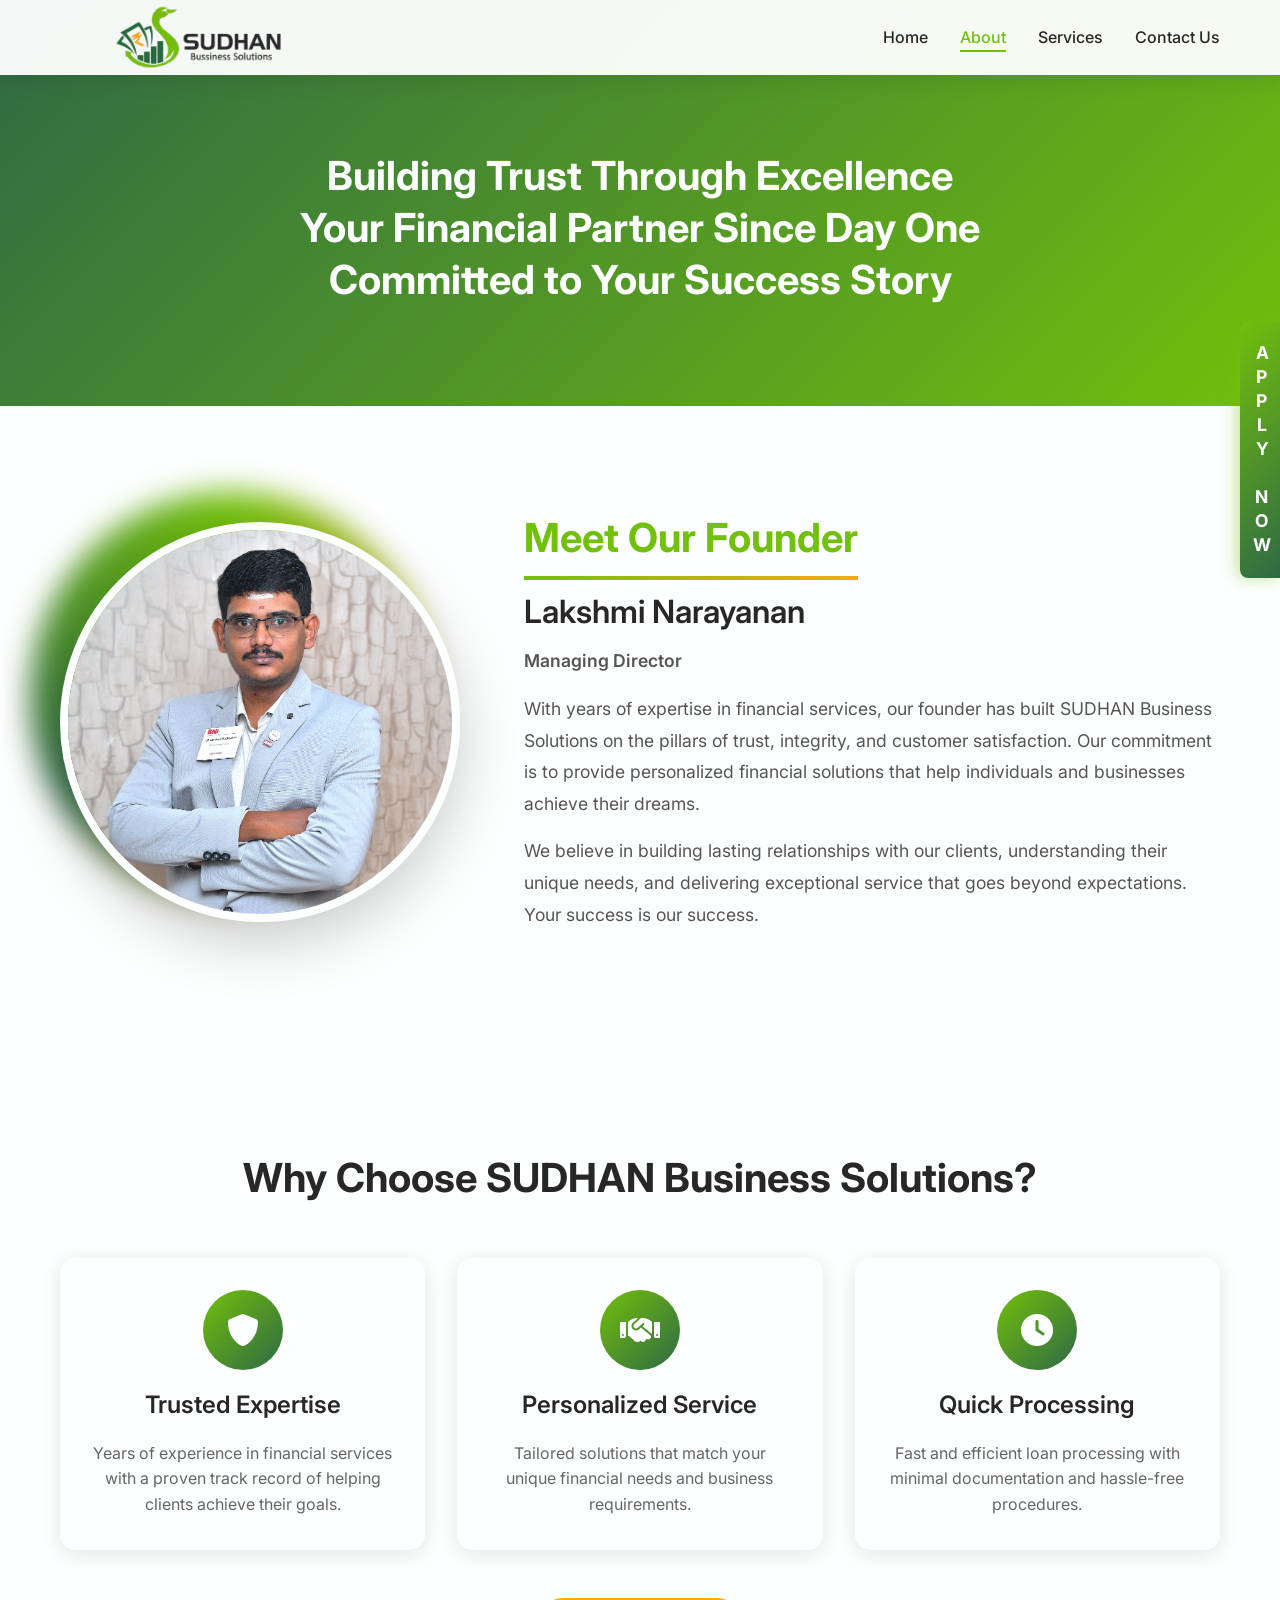
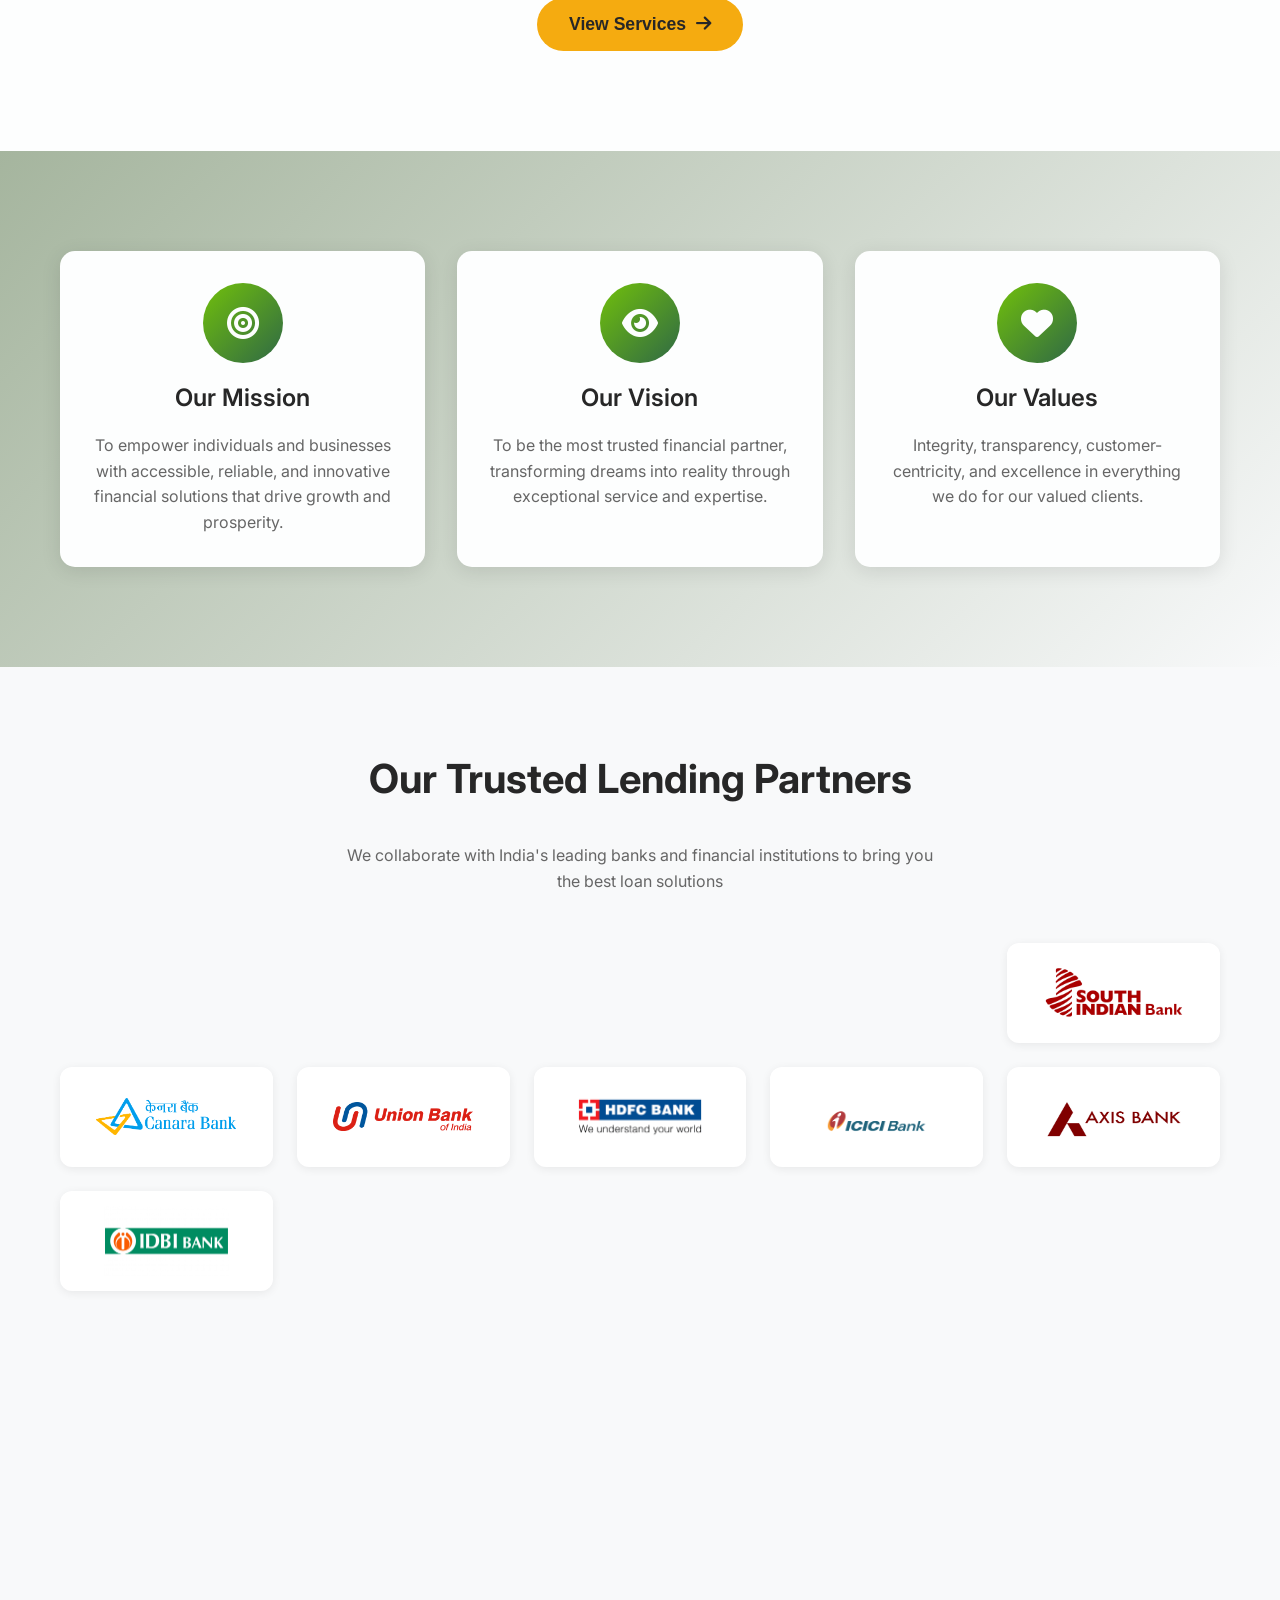
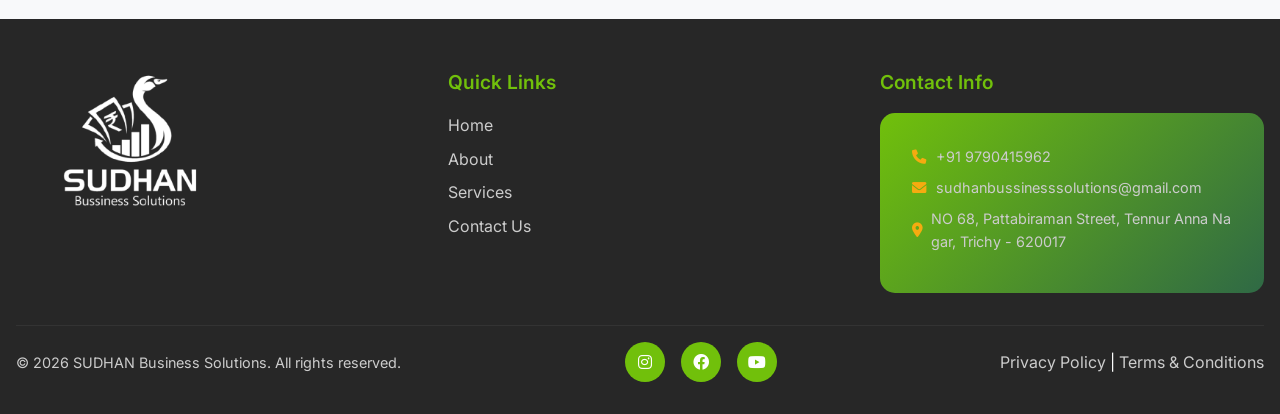
<file: about.html>
<!DOCTYPE html>
<html lang="en">

<head>
    <meta charset="UTF-8">
    <meta name="viewport" content="width=device-width, initial-scale=1.0">
    <title>About Us - SUDHAN Business Solutions</title>
    <link rel="icon" type="image/png" href="assets/Sudhanlogo.png">
    <link rel="stylesheet" href="css/style.css">
    <link href="https://fonts.googleapis.com/css2?family=Inter:wght@300;400;500;600;700&display=swap" rel="stylesheet">
    <link rel="stylesheet" href="https://cdnjs.cloudflare.com/ajax/libs/font-awesome/6.0.0/css/all.min.css">
</head>

<body>
    <!-- Floating Apply Now Button -->
    <a href="contact.html" class="floating-apply-btn">
        <span>APPLY NOW</span>
    </a>

    <!-- Navigation -->
    <nav class="navbar">
        <div class="nav-container">
            <div class="nav-logo">
                <a href="index.html">
                    <img src="assets/sudhannewlogo.png" alt="SUDHAN Business Solutions" class="logo">
                </a>
            </div>
            <ul class="nav-menu">
                <li class="nav-item">
                    <a href="index.html" class="nav-link">Home</a>
                </li>
                <li class="nav-item">
                    <a href="about.html" class="nav-link active">About</a>
                </li>
                <li class="nav-item">
                    <a href="services.html" class="nav-link">Services</a>
                </li>
                <li class="nav-item">
                    <a href="contact.html" class="nav-link">Contact Us</a>
                </li>
            </ul>
            <div class="hamburger">
                <span class="bar"></span>
                <span class="bar"></span>
                <span class="bar"></span>
            </div>
        </div>
    </nav>

    <!-- About Hero Section -->
    <section class="about-hero">
        <div class="container">
            <div class="about-hero-content">
                <h1 class="about-title">
                    <span class="line-1">Building Trust Through Excellence</span>
                    <span class="line-2">Your Financial Partner Since Day One</span>
                    <span class="line-3">Committed to Your Success Story</span>
                </h1>
            </div>
        </div>
    </section>


        <!-- Owner Section -->
    <section class="owner-section">
        <div class="container">
            <div class="owner-content">
                <div class="owner-image-wrapper">
                    <img src="assets/sudhanown3.jpeg" alt="Owner" class="owner-image">
                </div>
                <div class="owner-text">
                    <h2>Meet Our Founder</h2>
                    <h3>Lakshmi Narayanan</h3>
                    <p class="owner-title">Managing Director</p>
                    <p>With years of expertise in financial services, our founder has built SUDHAN Business Solutions on the pillars of trust, integrity, and customer satisfaction. Our commitment is to provide personalized financial solutions that help individuals and businesses achieve their dreams.</p>
                    <p>We believe in building lasting relationships with our clients, understanding their unique needs, and delivering exceptional service that goes beyond expectations. Your success is our success.</p>
                </div>
            </div>
        </div>
    </section>
    
    <!-- Service Highlights -->
    <section class="service-highlights">
        <div class="container">
            <div class="highlights-content">
                <h2 class="section-title">Why Choose SUDHAN Business Solutions?</h2>
                <div class="highlights-grid">
                    <div class="highlight-card">
                        <div class="highlight-icon">
                            <i class="fas fa-shield-alt"></i>
                        </div>
                        <h3>Trusted Expertise</h3>
                        <p>Years of experience in financial services with a proven track record of helping clients
                            achieve their goals.</p>
                    </div>
                    <div class="highlight-card">
                        <div class="highlight-icon">
                            <i class="fas fa-handshake"></i>
                        </div>
                        <h3>Personalized Service</h3>
                        <p>Tailored solutions that match your unique financial needs and business requirements.</p>
                    </div>
                    <div class="highlight-card">
                        <div class="highlight-icon">
                            <i class="fas fa-clock"></i>
                        </div>
                        <h3>Quick Processing</h3>
                        <p>Fast and efficient loan processing with minimal documentation and hassle-free procedures.</p>
                    </div>
                </div>
                <div class="cta-section">
                    <button class="cta-button" onclick="window.location.href='services.html'">
                        <span>View Services</span>
                        <i class="fas fa-arrow-right"></i>
                    </button>
                </div>
            </div>
        </div>
    </section>

    

    <!-- Mission Vision Section -->
    <section class="mission-section">
        <div class="container">
            <div class="mission-content">
                <div class="mission-card">
                    <div class="mission-icon">
                        <i class="fas fa-bullseye"></i>
                    </div>
                    <h3>Our Mission</h3>
                    <p>To empower individuals and businesses with accessible, reliable, and innovative financial
                        solutions that drive growth and prosperity.</p>
                </div>
                <div class="mission-card">
                    <div class="mission-icon">
                        <i class="fas fa-eye"></i>
                    </div>
                    <h3>Our Vision</h3>
                    <p>To be the most trusted financial partner, transforming dreams into reality through exceptional
                        service and expertise.</p>
                </div>
                <div class="mission-card">
                    <div class="mission-icon">
                        <i class="fas fa-heart"></i>
                    </div>
                    <h3>Our Values</h3>
                    <p>Integrity, transparency, customer-centricity, and excellence in everything we do for our valued
                        clients.</p>
                </div>
            </div>
        </div>
    </section>

    <!-- Lending Partners Section -->
    <section class="about-partners-section">
        <div class="container">
            <h2 class="section-title">Our Trusted Lending Partners</h2>
            <p class="about-partners-subtitle">We collaborate with India's leading banks and financial institutions to bring you the best loan solutions</p>
            <div class="about-partners-grid">
                <div class="about-partner-card" data-delay="0">
                    <img src="assets/iob.png" alt="IOB">
                </div>
                <div class="about-partner-card" data-delay="1">
                    <img src="assets/pnb.png" alt="PNB">
                </div>
                <div class="about-partner-card" data-delay="2">
                    <img src="assets/bob.png" alt="BOB">
                </div>
                <div class="about-partner-card" data-delay="3">
                    <img src="assets/boi.png" alt="BOI">
                </div>
                <div class="about-partner-card" data-delay="4">
                    <img src="assets/sib.png" alt="SIB">
                </div>
                <div class="about-partner-card" data-delay="5">
                    <img src="assets/canara.png" alt="Canara">
                </div>
                <div class="about-partner-card" data-delay="6">
                    <img src="assets/union.png" alt="Union">
                </div>
                <div class="about-partner-card" data-delay="7">
                    <img src="assets/hdfc.png" alt="HDFC">
                </div>
                <div class="about-partner-card" data-delay="8">
                    <img src="assets/icici.png" alt="ICICI">
                </div>
                <div class="about-partner-card" data-delay="9">
                    <img src="assets/axis.png" alt="Axis">
                </div>
                <div class="about-partner-card" data-delay="10">
                    <img src="assets/idbi.png" alt="IDBI">
                </div>
                <div class="about-partner-card" data-delay="11">
                    <img src="assets/idfc.png" alt="IDFC">
                </div>
                <div class="about-partner-card" data-delay="12">
                    <img src="assets/indusindbank.png" alt="IndusInd">
                </div>
                <div class="about-partner-card" data-delay="13">
                    <img src="assets/ujjivanbank.png" alt="Ujjivan">
                </div>
                <div class="about-partner-card" data-delay="14">
                    <img src="assets/sriram.png" alt="Shriram">
                </div>
                <div class="about-partner-card" data-delay="15">
                    <img src="assets/bajaj.png" alt="Bajaj">
                </div>
                <div class="about-partner-card" data-delay="16">
                    <img src="assets/HDB.png" alt="HDB">
                </div>
                <div class="about-partner-card" data-delay="17">
                    <img src="assets/muthoot.png" alt="Muthoot">
                </div>
                <div class="about-partner-card" data-delay="18">
                    <img src="assets/Piramal.png" alt="Piramal">
                </div>
                <div class="about-partner-card" data-delay="19">
                    <img src="assets/godrej.webp" alt="Godrej">
                </div>
                <div class="about-partner-card" data-delay="20">
                    <img src="assets/adithyabrila.png" alt="Aditya Birla">
                </div>
                <div class="about-partner-card" data-delay="21">
                    <img src="assets/samman.png" alt="Samman">
                </div>
                <div class="about-partner-card" data-delay="22">
                    <img src="assets/tvs.png" alt="TVS">
                </div>
                <div class="about-partner-card" data-delay="23">
                    <img src="assets/tata.jpg" alt="Tata">
                </div>
                <div class="about-partner-card" data-delay="24">
                    <img src="assets/lic.png" alt="LIC">
                </div>
            </div>
        </div>
    </section>

    <!-- Footer -->
    <footer class="footer">
        <div class="footer-content">
            <div class="footer-section">
                <img src="assets/sudhanfulllogo.png" alt="SUDHAN Business Solutions" class="footer-logo">
            </div>
            <div class="footer-section">
                <h3>Quick Links</h3>
                <ul class="footer-links">
                    <li><a href="index.html">Home</a></li>
                    <li><a href="about.html">About</a></li>
                    <li><a href="services.html">Services</a></li>
                    <li><a href="contact.html">Contact Us</a></li>
                </ul>
            </div>
            <div class="footer-section">
                <h3>Contact Info</h3>
                <div class="contact-info">

                    <p><i class="fas fa-phone"></i> <a href="tel:+919790415962">+91 9790415962</a></p>
                    <p><i class="fas fa-envelope"></i> <a
                            href="mailto:sudhanbussinesssolutions@gmail.com">sudhanbussinesssolutions@gmail.com</a></p>
                    <p><i class="fas fa-map-marker-alt"></i> NO 68, Pattabiraman Street, Tennur Anna Nagar, Trichy -
                        620017</p>
                </div>
            </div>
        </div>
        <div class="footer-bottom">
            <div class="copyright">
                <p>&copy; <span id="currentYear">2026</span> SUDHAN Business Solutions. All rights reserved.</p>
            </div>
            <div class="social-links">
                <a href="https://www.instagram.com/sudhan_business_solutions?igsh=MWk1d3N4OWdyNWZrag==" target="_blank" class="social-link"><i class="fab fa-instagram"></i></a>
                <a href="#" class="social-link"><i class="fab fa-facebook"></i></a>
                <a href="#" class="social-link"><i class="fab fa-youtube"></i></a>
            </div>
            <div class="footer-legal">
                <a href="privacy-policy.html">Privacy Policy</a> | <a href="terms-conditions.html">Terms &
                    Conditions</a>
            </div>
        </div>
    </footer>

    <script src="js/script.js"></script>
    <script>
        // Scroll-triggered animation for partners grid
        const partnerCards = document.querySelectorAll('.about-partner-card');

        const observerOptions = {
            threshold: 0.15,
            rootMargin: '0px 0px -50px 0px'
        };

        const partnerObserver = new IntersectionObserver((entries) => {
            entries.forEach(entry => {
                if (entry.isIntersecting) {
                    const card = entry.target;
                    const delay = parseInt(card.getAttribute('data-delay')) * 60;
                    setTimeout(() => {
                        card.classList.add('animate-in');
                    }, delay);
                } else {
                    // Reset animation when scrolled out so it re-plays on scroll back up
                    entry.target.classList.remove('animate-in');
                    entry.target.style.opacity = '0';
                    entry.target.style.transform = 'translateY(40px)';
                }
            });
        }, observerOptions);

        partnerCards.forEach(card => {
            partnerObserver.observe(card);
        });
    </script>
</body>

</html>
</file>
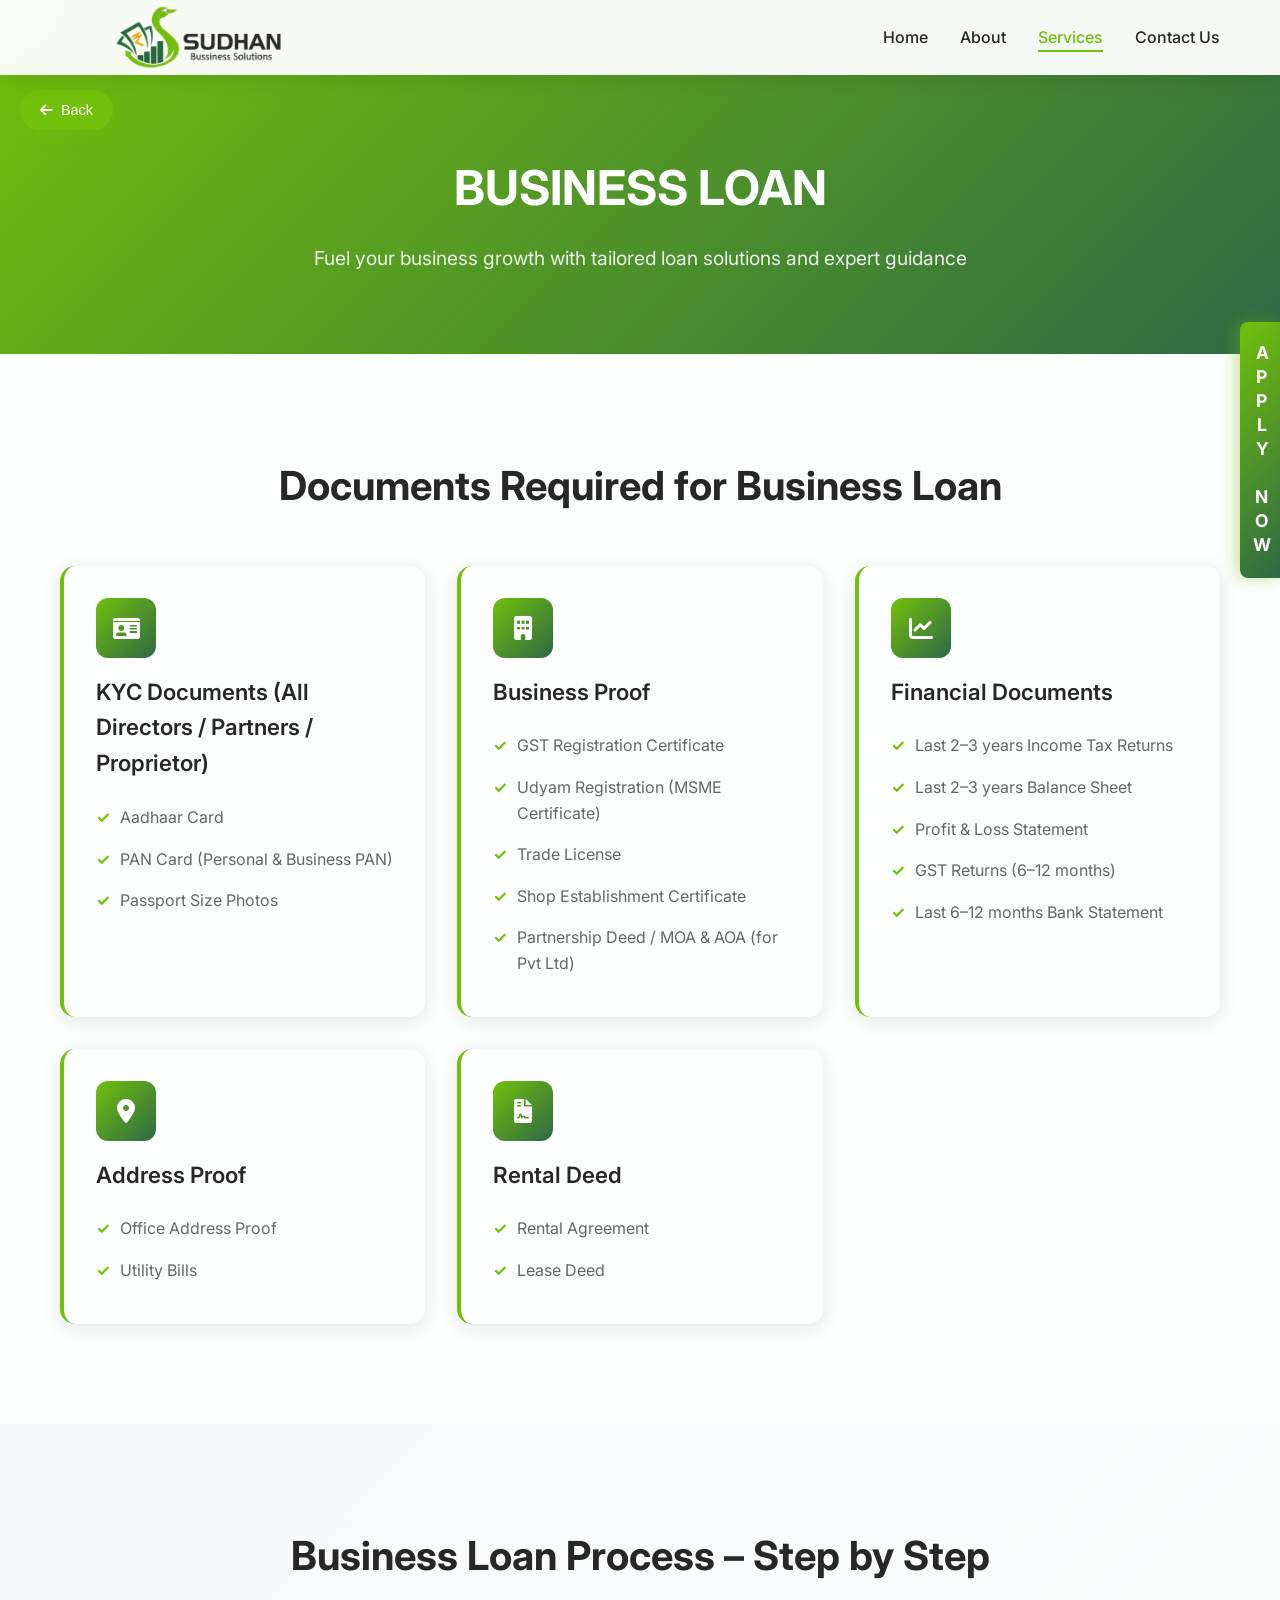
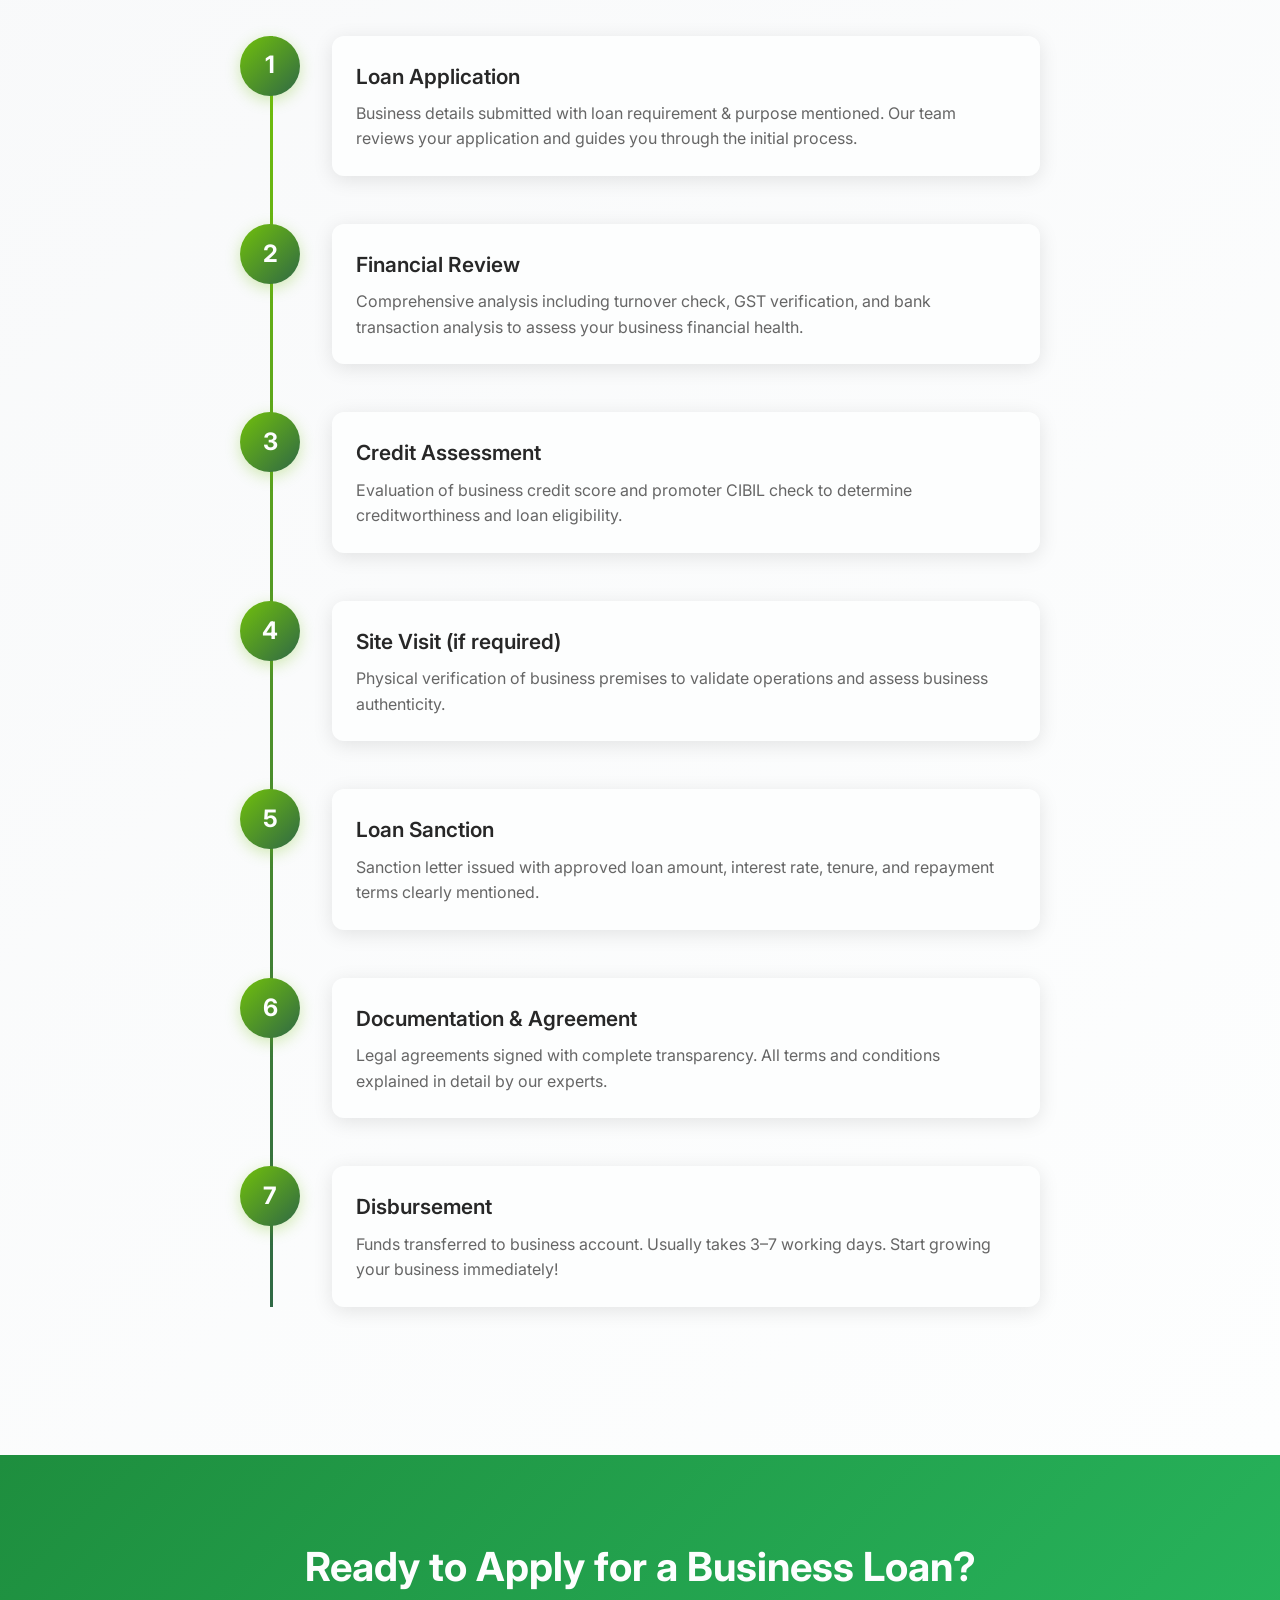
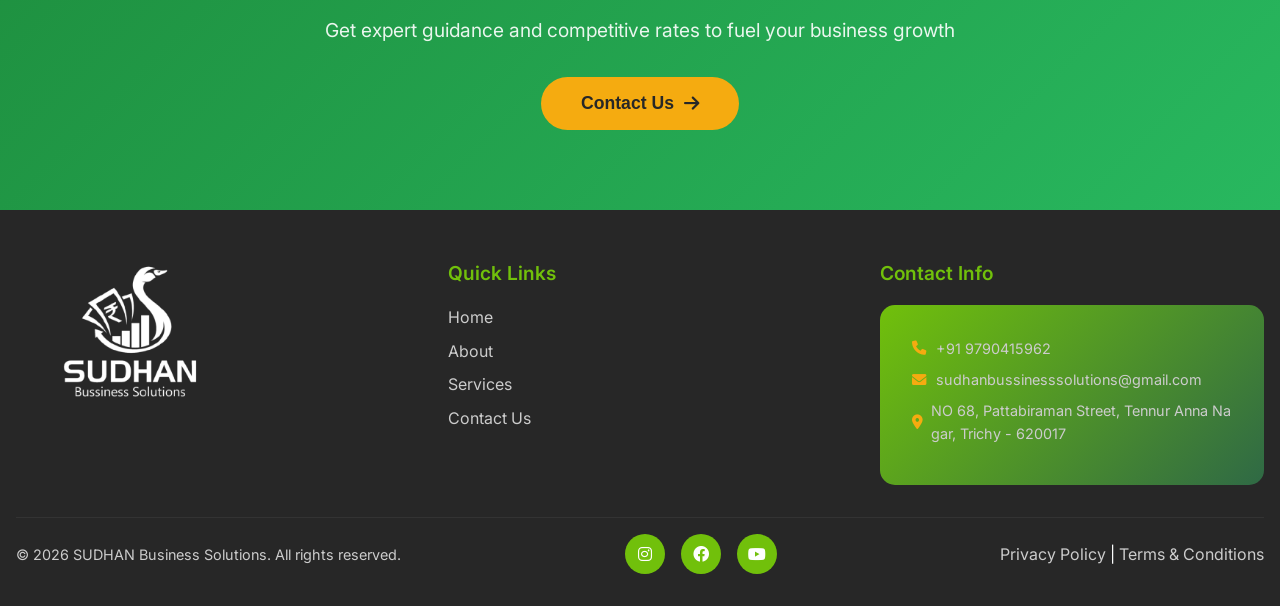
<file: business-loan.html>
<!DOCTYPE html>
<html lang="en">
<head>
    <meta charset="UTF-8">
    <meta name="viewport" content="width=device-width, initial-scale=1.0">
    <title>Business Loan - SUDHAN Business Solutions</title>
    <link rel="icon" type="image/png" href="assets/Sudhanlogo.png">
    <link rel="stylesheet" href="css/style.css">
    <link rel="stylesheet" href="css/business-loan.css">
    <link href="https://fonts.googleapis.com/css2?family=Inter:wght@300;400;500;600;700&display=swap" rel="stylesheet">
    <link rel="stylesheet" href="https://cdnjs.cloudflare.com/ajax/libs/font-awesome/6.0.0/css/all.min.css">
</head>
<body>
    <!-- Floating Apply Now Button -->
    <a href="contact.html" class="floating-apply-btn">
        <span>APPLY NOW</span>
    </a>

    <!-- Back Button -->
    <button class="back-button" onclick="history.back()">
        <i class="fas fa-arrow-left"></i>
        <span>Back</span>
    </button>

    <!-- Navigation -->
    <nav class="navbar">
        <div class="nav-container">
            <div class="nav-logo">
                <img src="assets/sudhannewlogo.png" alt="SUDHAN Business Solutions" class="logo">
            </div>
            <ul class="nav-menu">
                <li class="nav-item">
                    <a href="index.html" class="nav-link">Home</a>
                </li>
                <li class="nav-item">
                    <a href="about.html" class="nav-link">About</a>
                </li>
                <li class="nav-item">
                    <a href="services.html" class="nav-link active">Services</a>
                </li>
                <li class="nav-item">
                    <a href="contact.html" class="nav-link">Contact Us</a>
                </li>
            </ul>
            <div class="hamburger">
                <span class="bar"></span>
                <span class="bar"></span>
                <span class="bar"></span>
            </div>
        </div>
    </nav>

    <!-- Business Loan Header -->
    <section class="bl-header">
        <div class="container">
            <h1 class="bl-title">BUSINESS LOAN</h1>
            <p class="bl-subtitle">Fuel your business growth with tailored loan solutions and expert guidance</p>
        </div>
    </section>

    <!-- Documents Required Section -->
    <section class="bl-documents">
        <div class="container">
            <h2 class="section-title">Documents Required for Business Loan</h2>
            <div class="documents-grid">
                <div class="doc-card">
                    <div class="doc-icon">
                        <i class="fas fa-id-card"></i>
                    </div>
                    <h3>KYC Documents (All Directors / Partners / Proprietor)</h3>
                    <ul>
                        <li>Aadhaar Card</li>
                        <li>PAN Card (Personal & Business PAN)</li>
                        <li>Passport Size Photos</li>
                    </ul>
                </div>

                <div class="doc-card">
                    <div class="doc-icon">
                        <i class="fas fa-building"></i>
                    </div>
                    <h3>Business Proof</h3>
                    <ul>
                        <li>GST Registration Certificate</li>
                        <li>Udyam Registration (MSME Certificate)</li>
                        <li>Trade License</li>
                        <li>Shop Establishment Certificate</li>
                        <li>Partnership Deed / MOA & AOA (for Pvt Ltd)</li>
                    </ul>
                </div>

                <div class="doc-card">
                    <div class="doc-icon">
                        <i class="fas fa-chart-line"></i>
                    </div>
                    <h3>Financial Documents</h3>
                    <ul>
                        <li>Last 2–3 years Income Tax Returns</li>
                        <li>Last 2–3 years Balance Sheet</li>
                        <li>Profit & Loss Statement</li>
                        <li>GST Returns (6–12 months)</li>
                        <li>Last 6–12 months Bank Statement</li>
                    </ul>
                </div>

                <div class="doc-card">
                    <div class="doc-icon">
                        <i class="fas fa-map-marker-alt"></i>
                    </div>
                    <h3>Address Proof</h3>
                    <ul>
                        <li>Office Address Proof</li>
                        <li>Utility Bills</li>
                    </ul>
                </div>

                <div class="doc-card">
                    <div class="doc-icon">
                        <i class="fas fa-file-contract"></i>
                    </div>
                    <h3>Rental Deed</h3>
                    <ul>
                        <li>Rental Agreement</li>
                        <li>Lease Deed</li>
                    </ul>
                </div>
            </div>
        </div>
    </section>

    <!-- Business Loan Process Timeline -->
    <section class="bl-process">
        <div class="container">
            <h2 class="section-title">Business Loan Process – Step by Step</h2>
            <div class="timeline">
                <div class="timeline-item">
                    <div class="timeline-marker">
                        <div class="timeline-number">1</div>
                    </div>
                    <div class="timeline-content">
                        <h3>Loan Application</h3>
                        <p>Business details submitted with loan requirement & purpose mentioned. Our team reviews your application and guides you through the initial process.</p>
                    </div>
                </div>

                <div class="timeline-item">
                    <div class="timeline-marker">
                        <div class="timeline-number">2</div>
                    </div>
                    <div class="timeline-content">
                        <h3>Financial Review</h3>
                        <p>Comprehensive analysis including turnover check, GST verification, and bank transaction analysis to assess your business financial health.</p>
                    </div>
                </div>

                <div class="timeline-item">
                    <div class="timeline-marker">
                        <div class="timeline-number">3</div>
                    </div>
                    <div class="timeline-content">
                        <h3>Credit Assessment</h3>
                        <p>Evaluation of business credit score and promoter CIBIL check to determine creditworthiness and loan eligibility.</p>
                    </div>
                </div>

                <div class="timeline-item">
                    <div class="timeline-marker">
                        <div class="timeline-number">4</div>
                    </div>
                    <div class="timeline-content">
                        <h3>Site Visit (if required)</h3>
                        <p>Physical verification of business premises to validate operations and assess business authenticity.</p>
                    </div>
                </div>

                <div class="timeline-item">
                    <div class="timeline-marker">
                        <div class="timeline-number">5</div>
                    </div>
                    <div class="timeline-content">
                        <h3>Loan Sanction</h3>
                        <p>Sanction letter issued with approved loan amount, interest rate, tenure, and repayment terms clearly mentioned.</p>
                    </div>
                </div>

                <div class="timeline-item">
                    <div class="timeline-marker">
                        <div class="timeline-number">6</div>
                    </div>
                    <div class="timeline-content">
                        <h3>Documentation & Agreement</h3>
                        <p>Legal agreements signed with complete transparency. All terms and conditions explained in detail by our experts.</p>
                    </div>
                </div>

                <div class="timeline-item">
                    <div class="timeline-marker">
                        <div class="timeline-number">7</div>
                    </div>
                    <div class="timeline-content">
                        <h3>Disbursement</h3>
                        <p>Funds transferred to business account. Usually takes 3–7 working days. Start growing your business immediately!</p>
                    </div>
                </div>
            </div>
        </div>
    </section>

    <!-- CTA Section -->
    <section class="bl-cta">
        <div class="container">
            <div class="cta-content">
                <h2>Ready to Apply for a Business Loan?</h2>
                <p>Get expert guidance and competitive rates to fuel your business growth</p>
                <button class="cta-button" onclick="window.location.href='contact.html'">
                    <span>Contact Us</span>
                    <i class="fas fa-arrow-right"></i>
                </button>
            </div>
        </div>
    </section>

    <!-- Footer -->
    <footer class="footer">
        <div class="footer-content">
            <div class="footer-section">
                <img src="assets/sudhanfulllogo.png" alt="SUDHAN Business Solutions" class="footer-logo">
            </div>
            <div class="footer-section">
                <h3>Quick Links</h3>
                <ul class="footer-links">
                    <li><a href="index.html">Home</a></li>
                    <li><a href="about.html">About</a></li>
                    <li><a href="services.html">Services</a></li>
                    <li><a href="contact.html">Contact Us</a></li>
                </ul>
            </div>
            <div class="footer-section">
                <h3>Contact Info</h3>
                <div class="contact-info">
                    <p><i class="fas fa-phone"></i> <a href="tel:+919790415962">+91 9790415962</a></p>
                    <p><i class="fas fa-envelope"></i> <a href="mailto:sudhanbussinesssolutions@gmail.com">sudhanbussinesssolutions@gmail.com</a></p>
                    <p><i class="fas fa-map-marker-alt"></i> NO 68, Pattabiraman Street, Tennur Anna Nagar, Trichy - 620017</p>
                </div>
            </div>
        </div>
        <div class="footer-bottom">
            <div class="copyright">
                <p>&copy; <span id="currentYear">2026</span> SUDHAN Business Solutions. All rights reserved.</p>
            </div>
            <div class="social-links">
                <a href="https://www.instagram.com/sudhan_business_solutions?igsh=MWk1d3N4OWdyNWZrag==" target="_blank" class="social-link"><i class="fab fa-instagram"></i></a>
                <a href="#" class="social-link"><i class="fab fa-facebook"></i></a>
                <a href="#" class="social-link"><i class="fab fa-youtube"></i></a>
            </div>
            <div class="footer-legal">
                <a href="privacy-policy.html">Privacy Policy</a> | <a href="terms-conditions.html">Terms & Conditions</a>
            </div>
        </div>
    </footer>

    <script src="js/script.js"></script>
    <script src="js/business-loan.js"></script>
</body>
</html>
</file>
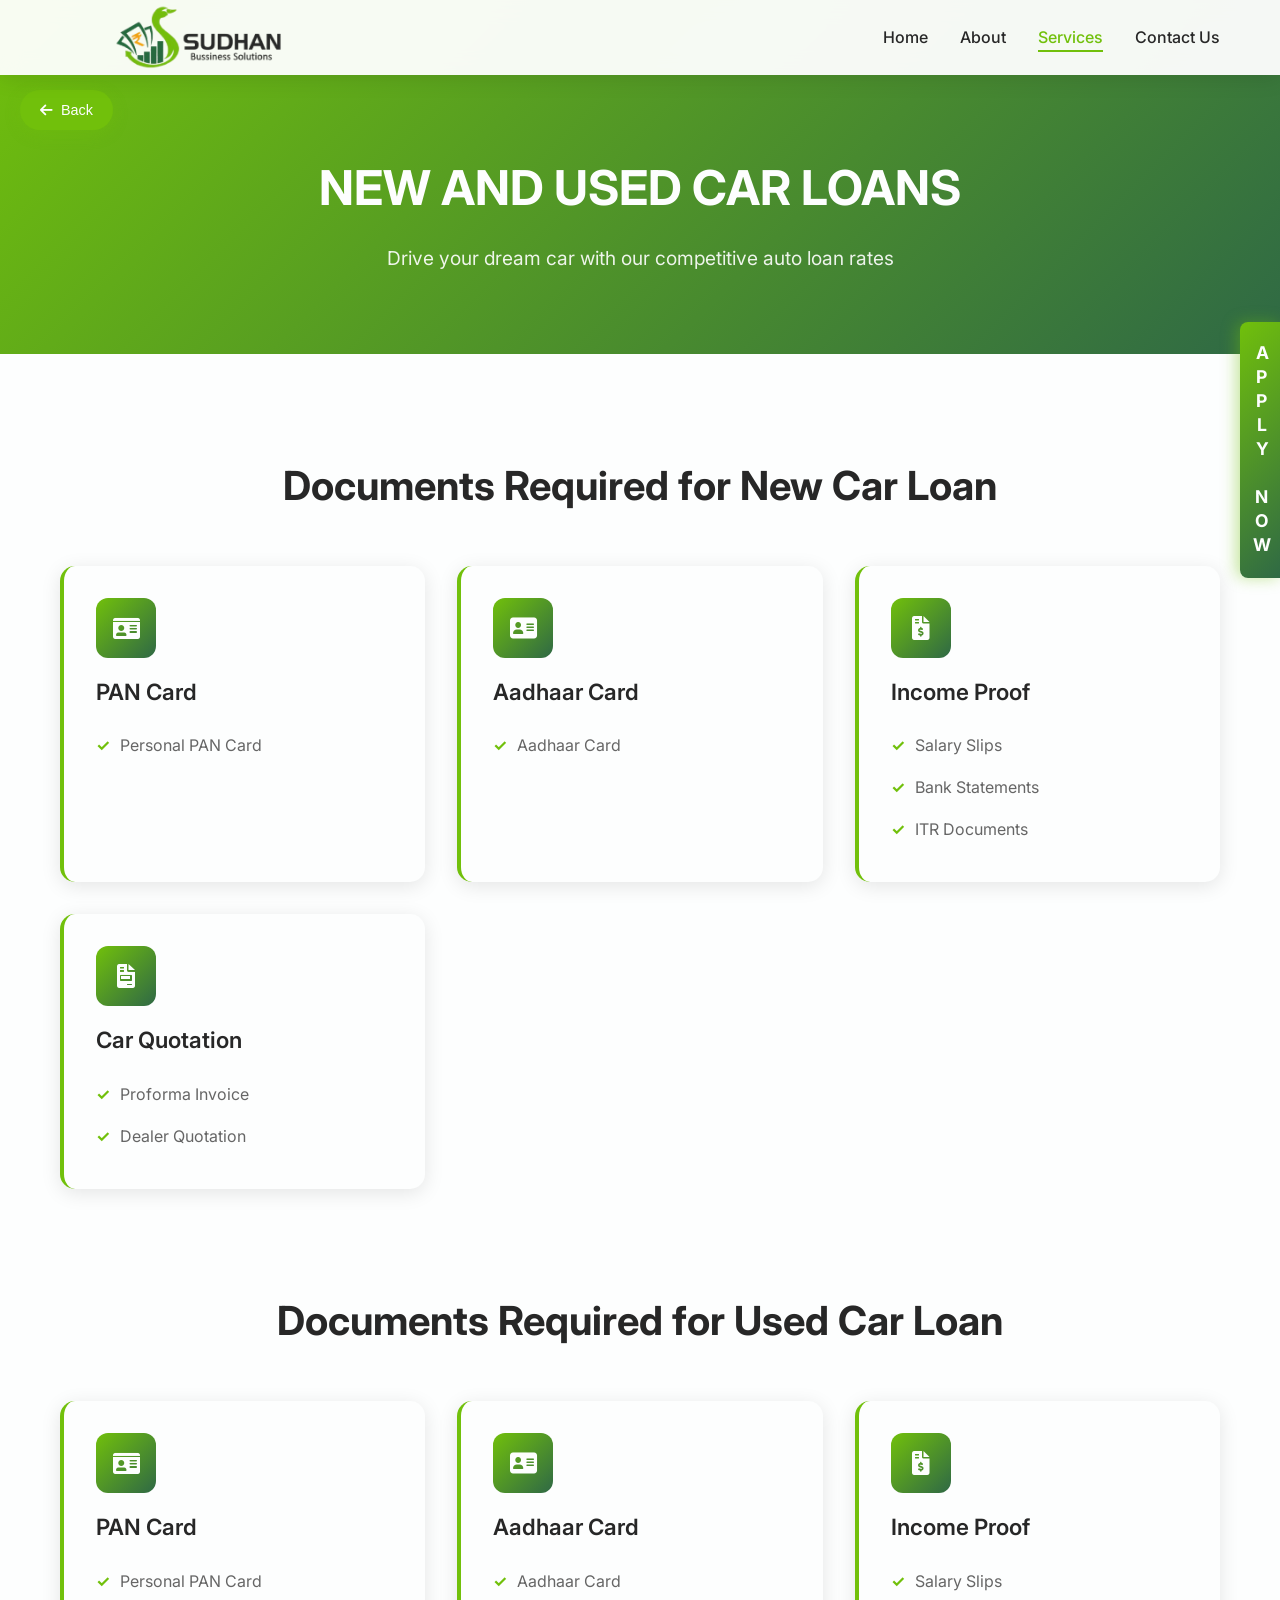
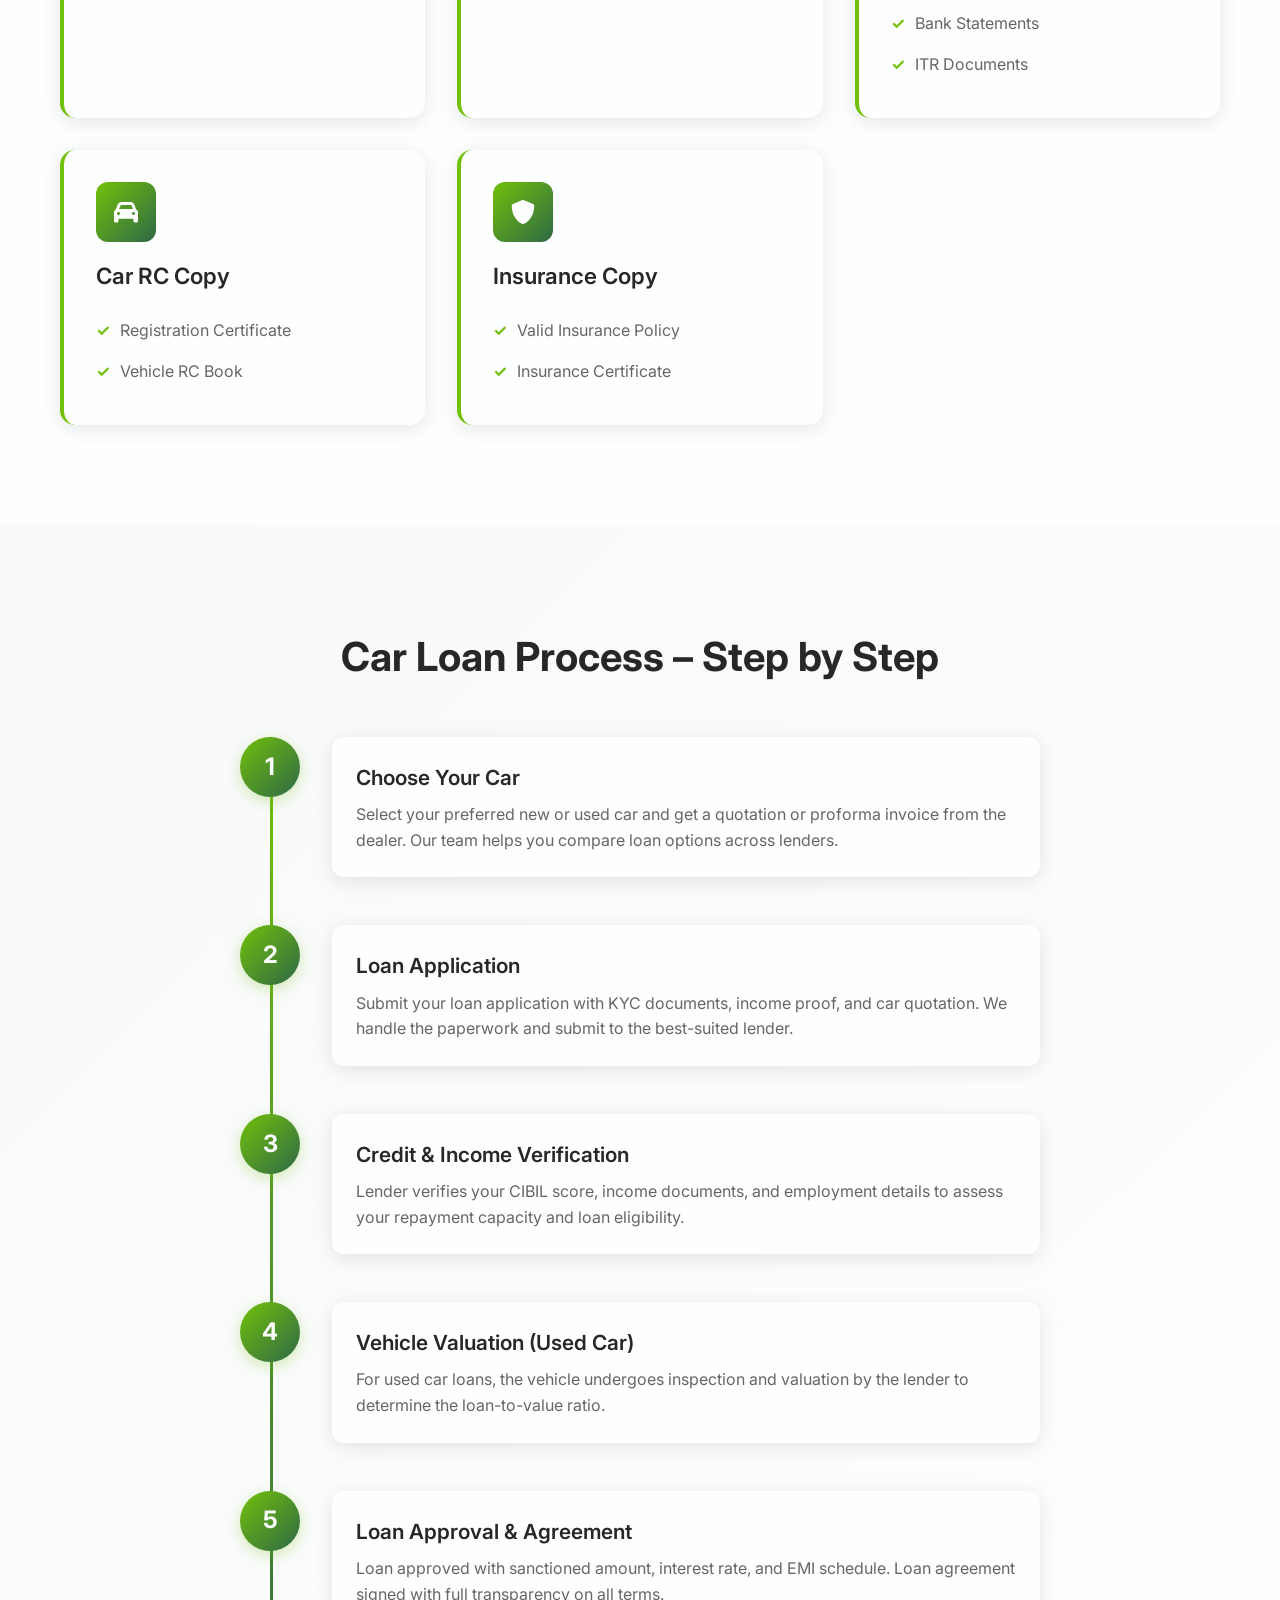
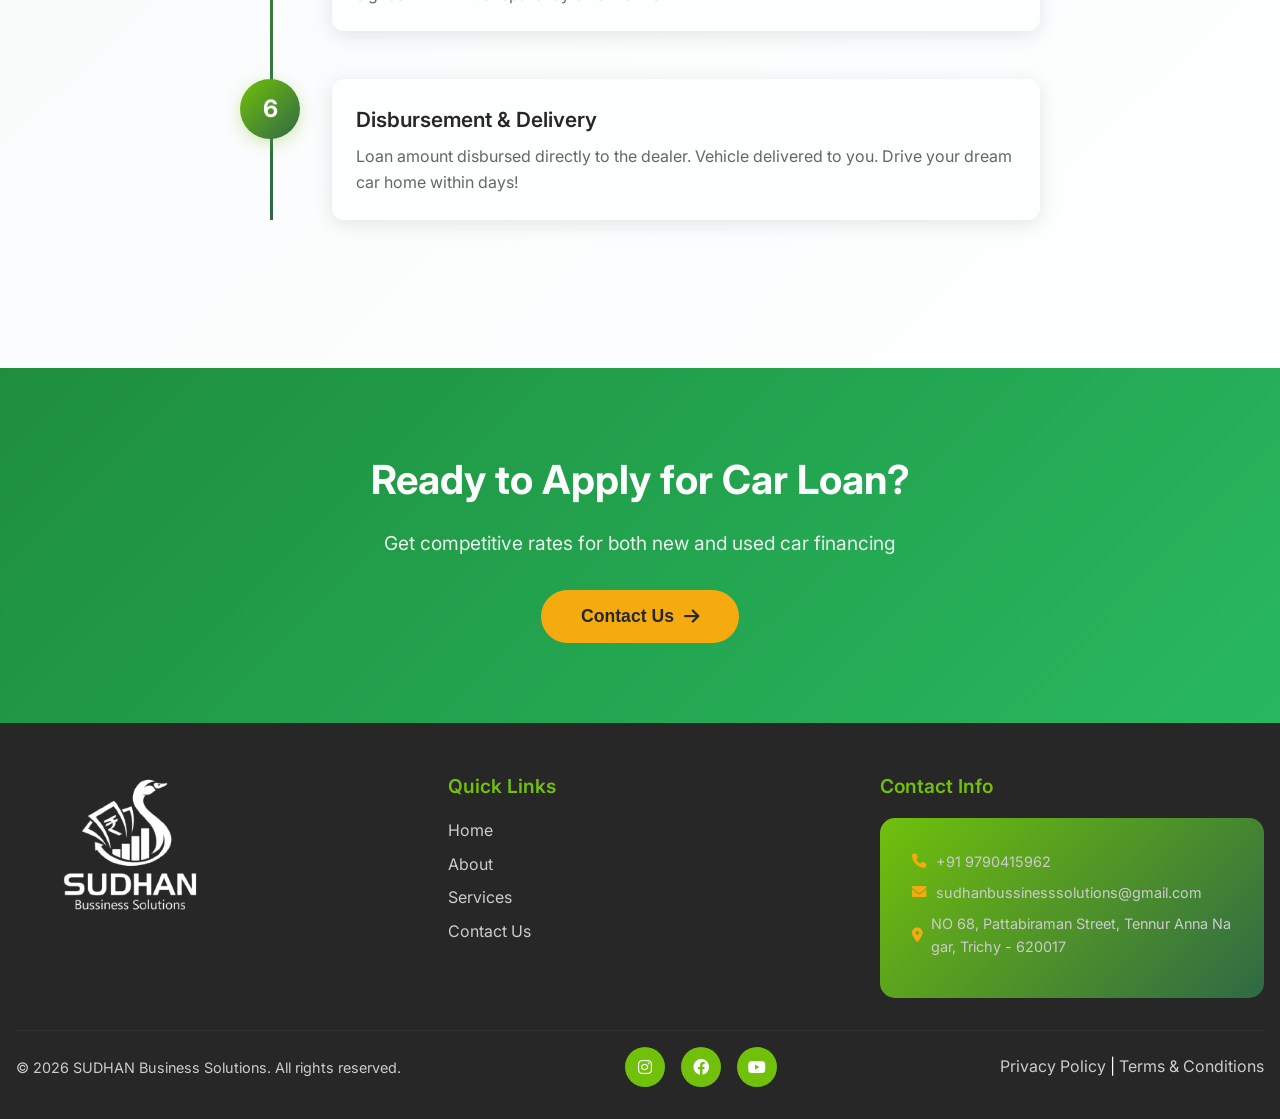
<file: car-loan.html>
<!DOCTYPE html>
<html lang="en">
<head>
    <meta charset="UTF-8">
    <meta name="viewport" content="width=device-width, initial-scale=1.0">
    <title>Car Loans - SUDHAN Business Solutions</title>
    <link rel="icon" type="image/png" href="assets/Sudhanlogo.png">
    <link rel="stylesheet" href="css/style.css">
    <link rel="stylesheet" href="css/business-loan.css">
    <link href="https://fonts.googleapis.com/css2?family=Inter:wght@300;400;500;600;700&display=swap" rel="stylesheet">
    <link rel="stylesheet" href="https://cdnjs.cloudflare.com/ajax/libs/font-awesome/6.0.0/css/all.min.css">
</head>
<body>
    <!-- Floating Apply Now Button -->
    <a href="contact.html" class="floating-apply-btn">
        <span>APPLY NOW</span>
    </a>

    <!-- Back Button -->
    <button class="back-button" onclick="history.back()">
        <i class="fas fa-arrow-left"></i>
        <span>Back</span>
    </button>

    <!-- Navigation -->
    <nav class="navbar">
        <div class="nav-container">
            <div class="nav-logo">
                <img src="assets/sudhannewlogo.png" alt="SUDHAN Business Solutions" class="logo">
            </div>
            <ul class="nav-menu">
                <li class="nav-item">
                    <a href="index.html" class="nav-link">Home</a>
                </li>
                <li class="nav-item">
                    <a href="about.html" class="nav-link">About</a>
                </li>
                <li class="nav-item">
                    <a href="services.html" class="nav-link active">Services</a>
                </li>
                <li class="nav-item">
                    <a href="contact.html" class="nav-link">Contact Us</a>
                </li>
            </ul>
            <div class="hamburger">
                <span class="bar"></span>
                <span class="bar"></span>
                <span class="bar"></span>
            </div>
        </div>
    </nav>

    <!-- Header -->
    <section class="bl-header">
        <div class="container">
            <h1 class="bl-title">NEW AND USED CAR LOANS</h1>
            <p class="bl-subtitle">Drive your dream car with our competitive auto loan rates</p>
        </div>
    </section>

        <!-- New Car Loan Documents -->
    <section class="bl-documents">
        <div class="container">
            <h2 class="section-title">Documents Required for New Car Loan</h2>
            <div class="documents-grid">
                <div class="doc-card">
                    <div class="doc-icon">
                        <i class="fas fa-id-card"></i>
                    </div>
                    <h3>PAN Card</h3>
                    <ul>
                        <li>Personal PAN Card</li>
                    </ul>
                </div>

                <div class="doc-card">
                    <div class="doc-icon">
                        <i class="fas fa-address-card"></i>
                    </div>
                    <h3>Aadhaar Card</h3>
                    <ul>
                        <li>Aadhaar Card</li>
                    </ul>
                </div>

                <div class="doc-card">
                    <div class="doc-icon">
                        <i class="fas fa-file-invoice-dollar"></i>
                    </div>
                    <h3>Income Proof</h3>
                    <ul>
                        <li>Salary Slips</li>
                        <li>Bank Statements</li>
                        <li>ITR Documents</li>
                    </ul>
                </div>

                <div class="doc-card">
                    <div class="doc-icon">
                        <i class="fas fa-file-invoice"></i>
                    </div>
                    <h3>Car Quotation</h3>
                    <ul>
                        <li>Proforma Invoice</li>
                        <li>Dealer Quotation</li>
                    </ul>
                </div>
            </div>
        </div>
    </section>

    <!-- Used Car Loan Documents -->
    <section class="bl-documents" style="padding-top: 0;">
        <div class="container">
            <h2 class="section-title">Documents Required for Used Car Loan</h2>
            <div class="documents-grid">
                <div class="doc-card">
                    <div class="doc-icon">
                        <i class="fas fa-id-card"></i>
                    </div>
                    <h3>PAN Card</h3>
                    <ul>
                        <li>Personal PAN Card</li>
                    </ul>
                </div>

                <div class="doc-card">
                    <div class="doc-icon">
                        <i class="fas fa-address-card"></i>
                    </div>
                    <h3>Aadhaar Card</h3>
                    <ul>
                        <li>Aadhaar Card</li>
                    </ul>
                </div>

                <div class="doc-card">
                    <div class="doc-icon">
                        <i class="fas fa-file-invoice-dollar"></i>
                    </div>
                    <h3>Income Proof</h3>
                    <ul>
                        <li>Salary Slips</li>
                        <li>Bank Statements</li>
                        <li>ITR Documents</li>
                    </ul>
                </div>

                <div class="doc-card">
                    <div class="doc-icon">
                        <i class="fas fa-car"></i>
                    </div>
                    <h3>Car RC Copy</h3>
                    <ul>
                        <li>Registration Certificate</li>
                        <li>Vehicle RC Book</li>
                    </ul>
                </div>

                <div class="doc-card">
                    <div class="doc-icon">
                        <i class="fas fa-shield-alt"></i>
                    </div>
                    <h3>Insurance Copy</h3>
                    <ul>
                        <li>Valid Insurance Policy</li>
                        <li>Insurance Certificate</li>
                    </ul>
                </div>
            </div>
        </div>
    </section>


    <!-- Car Loan Process Timeline -->
    <section class="bl-process">
        <div class="container">
            <h2 class="section-title">Car Loan Process – Step by Step</h2>
            <div class="timeline">
                <div class="timeline-item">
                    <div class="timeline-marker">
                        <div class="timeline-number">1</div>
                    </div>
                    <div class="timeline-content">
                        <h3>Choose Your Car</h3>
                        <p>Select your preferred new or used car and get a quotation or proforma invoice from the dealer. Our team helps you compare loan options across lenders.</p>
                    </div>
                </div>

                <div class="timeline-item">
                    <div class="timeline-marker">
                        <div class="timeline-number">2</div>
                    </div>
                    <div class="timeline-content">
                        <h3>Loan Application</h3>
                        <p>Submit your loan application with KYC documents, income proof, and car quotation. We handle the paperwork and submit to the best-suited lender.</p>
                    </div>
                </div>

                <div class="timeline-item">
                    <div class="timeline-marker">
                        <div class="timeline-number">3</div>
                    </div>
                    <div class="timeline-content">
                        <h3>Credit & Income Verification</h3>
                        <p>Lender verifies your CIBIL score, income documents, and employment details to assess your repayment capacity and loan eligibility.</p>
                    </div>
                </div>

                <div class="timeline-item">
                    <div class="timeline-marker">
                        <div class="timeline-number">4</div>
                    </div>
                    <div class="timeline-content">
                        <h3>Vehicle Valuation (Used Car)</h3>
                        <p>For used car loans, the vehicle undergoes inspection and valuation by the lender to determine the loan-to-value ratio.</p>
                    </div>
                </div>

                <div class="timeline-item">
                    <div class="timeline-marker">
                        <div class="timeline-number">5</div>
                    </div>
                    <div class="timeline-content">
                        <h3>Loan Approval & Agreement</h3>
                        <p>Loan approved with sanctioned amount, interest rate, and EMI schedule. Loan agreement signed with full transparency on all terms.</p>
                    </div>
                </div>

                <div class="timeline-item">
                    <div class="timeline-marker">
                        <div class="timeline-number">6</div>
                    </div>
                    <div class="timeline-content">
                        <h3>Disbursement & Delivery</h3>
                        <p>Loan amount disbursed directly to the dealer. Vehicle delivered to you. Drive your dream car home within days!</p>
                    </div>
                </div>
            </div>
        </div>
    </section>



    <!-- CTA Section -->
    <section class="bl-cta">
        <div class="container">
            <div class="cta-content">
                <h2>Ready to Apply for Car Loan?</h2>
                <p>Get competitive rates for both new and used car financing</p>
                <button class="cta-button" onclick="window.location.href='contact.html'">
                    <span>Contact Us</span>
                    <i class="fas fa-arrow-right"></i>
                </button>
            </div>
        </div>
    </section>

    <!-- Footer -->
    <footer class="footer">
        <div class="footer-content">
            <div class="footer-section">
                <img src="assets/sudhanfulllogo.png" alt="SUDHAN Business Solutions" class="footer-logo">
            </div>
            <div class="footer-section">
                <h3>Quick Links</h3>
                <ul class="footer-links">
                    <li><a href="index.html">Home</a></li>
                    <li><a href="about.html">About</a></li>
                    <li><a href="services.html">Services</a></li>
                    <li><a href="contact.html">Contact Us</a></li>
                </ul>
            </div>
            <div class="footer-section">
                <h3>Contact Info</h3>
                <div class="contact-info">
                    <p><i class="fas fa-phone"></i> <a href="tel:+919790415962">+91 9790415962</a></p>
                    <p><i class="fas fa-envelope"></i> <a href="mailto:sudhanbussinesssolutions@gmail.com">sudhanbussinesssolutions@gmail.com</a></p>
                    <p><i class="fas fa-map-marker-alt"></i> NO 68, Pattabiraman Street, Tennur Anna Nagar, Trichy - 620017</p>
                </div>
            </div>
        </div>
        <div class="footer-bottom">
            <div class="copyright">
                <p>&copy; <span id="currentYear">2026</span> SUDHAN Business Solutions. All rights reserved.</p>
            </div>
            <div class="social-links">
                <a href="https://www.instagram.com/sudhan_business_solutions?igsh=MWk1d3N4OWdyNWZrag==" target="_blank" class="social-link"><i class="fab fa-instagram"></i></a>
                <a href="#" class="social-link"><i class="fab fa-facebook"></i></a>
                <a href="#" class="social-link"><i class="fab fa-youtube"></i></a>
            </div>
            <div class="footer-legal">
                <a href="privacy-policy.html">Privacy Policy</a> | <a href="terms-conditions.html">Terms & Conditions</a>
            </div>
        </div>
    </footer>

    <script src="js/script.js"></script>
</body>
</html>
</file>
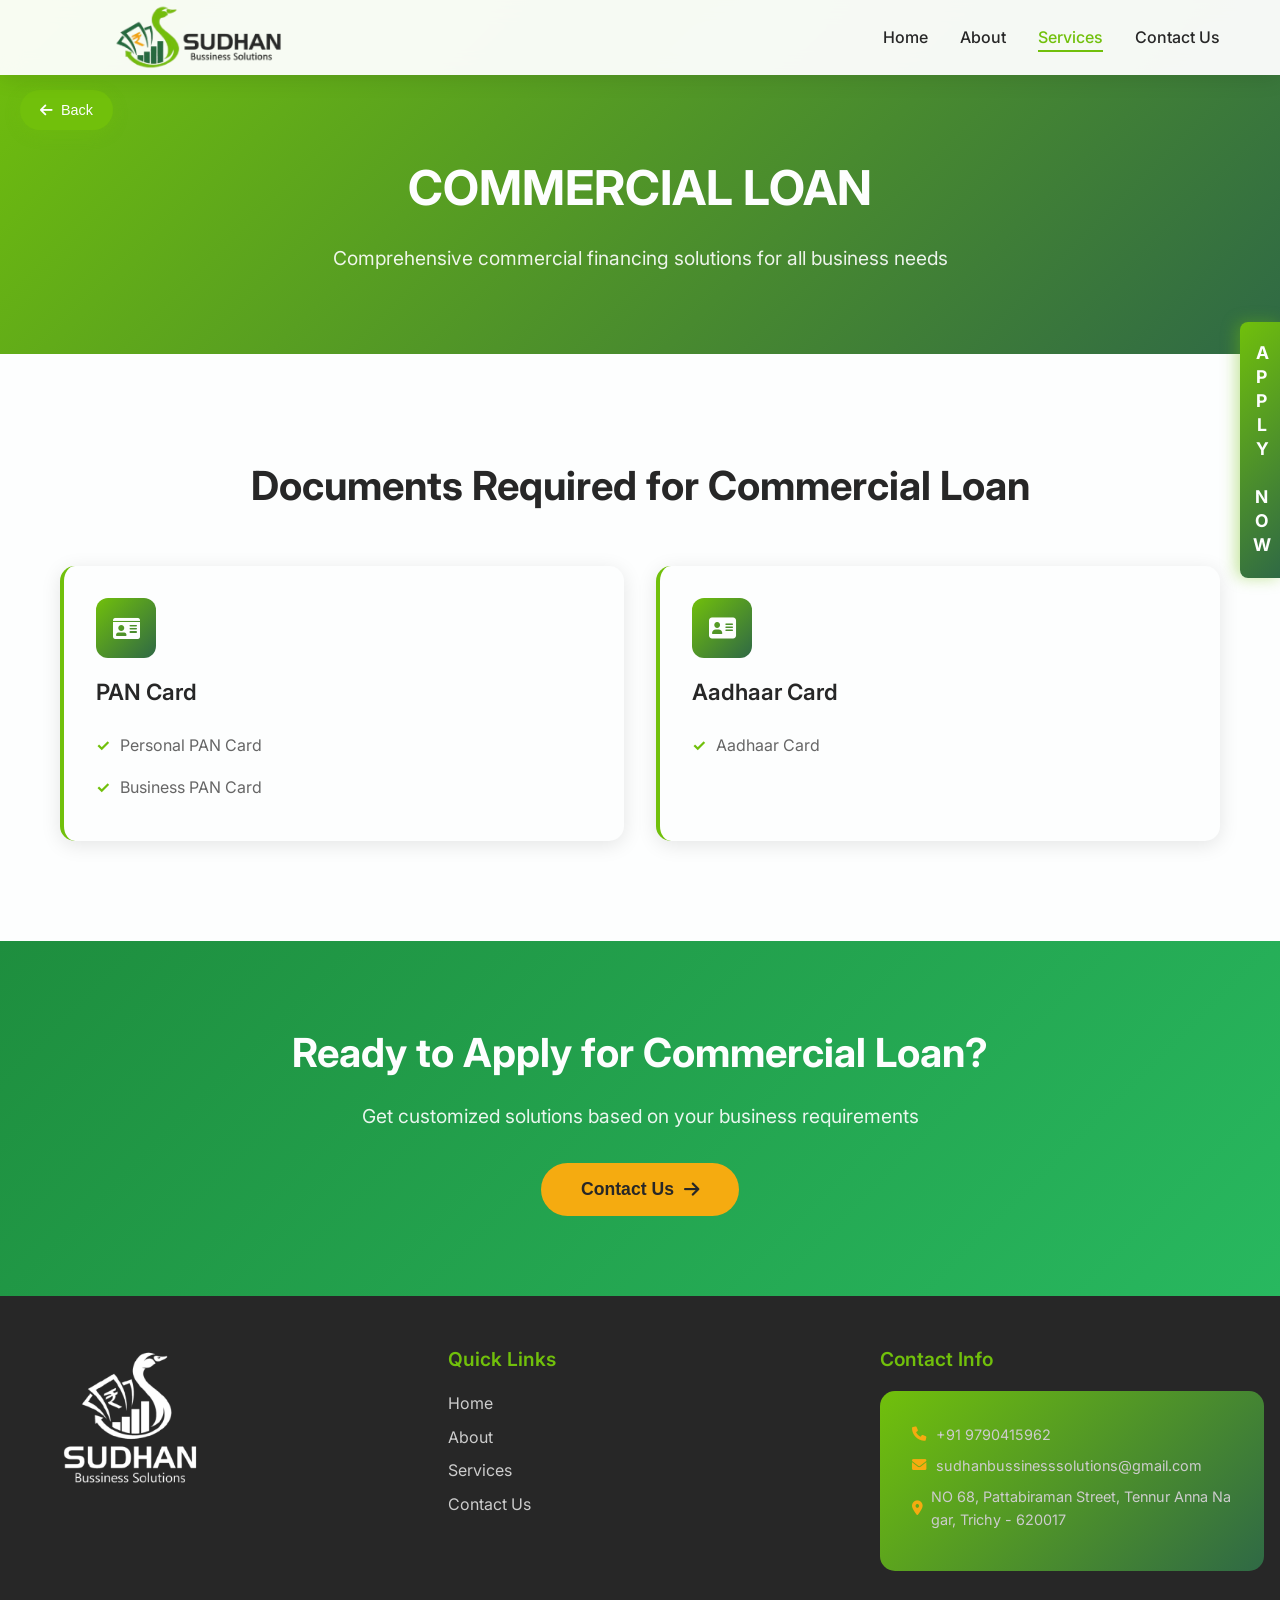
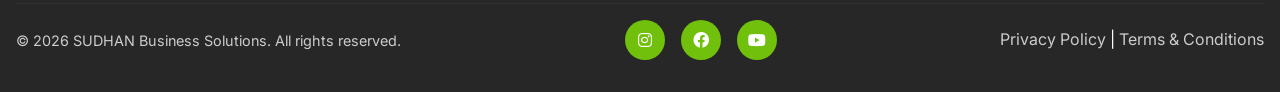
<file: commercial-loan.html>
<!DOCTYPE html>
<html lang="en">
<head>
    <meta charset="UTF-8">
    <meta name="viewport" content="width=device-width, initial-scale=1.0">
    <title>Commercial Loan - SUDHAN Business Solutions</title>
    <link rel="icon" type="image/png" href="assets/Sudhanlogo.png">
    <link rel="stylesheet" href="css/style.css">
    <link rel="stylesheet" href="css/business-loan.css">
    <link href="https://fonts.googleapis.com/css2?family=Inter:wght@300;400;500;600;700&display=swap" rel="stylesheet">
    <link rel="stylesheet" href="https://cdnjs.cloudflare.com/ajax/libs/font-awesome/6.0.0/css/all.min.css">
</head>
<body>
    <!-- Floating Apply Now Button -->
    <a href="contact.html" class="floating-apply-btn">
        <span>APPLY NOW</span>
    </a>

    <!-- Back Button -->
    <button class="back-button" onclick="history.back()">
        <i class="fas fa-arrow-left"></i>
        <span>Back</span>
    </button>

    <!-- Navigation -->
    <nav class="navbar">
        <div class="nav-container">
            <div class="nav-logo">
                <img src="assets/sudhannewlogo.png" alt="SUDHAN Business Solutions" class="logo">
            </div>
            <ul class="nav-menu">
                <li class="nav-item">
                    <a href="index.html" class="nav-link">Home</a>
                </li>
                <li class="nav-item">
                    <a href="about.html" class="nav-link">About</a>
                </li>
                <li class="nav-item">
                    <a href="services.html" class="nav-link active">Services</a>
                </li>
                <li class="nav-item">
                    <a href="contact.html" class="nav-link">Contact Us</a>
                </li>
            </ul>
            <div class="hamburger">
                <span class="bar"></span>
                <span class="bar"></span>
                <span class="bar"></span>
            </div>
        </div>
    </nav>

    <!-- Header -->
    <section class="bl-header">
        <div class="container">
            <h1 class="bl-title">COMMERCIAL LOAN</h1>
            <p class="bl-subtitle">Comprehensive commercial financing solutions for all business needs</p>
        </div>
    </section>

    <!-- Documents Required Section -->
    <section class="bl-documents">
        <div class="container">
            <h2 class="section-title">Documents Required for Commercial Loan</h2>
            <div class="documents-grid">
                <div class="doc-card">
                    <div class="doc-icon">
                        <i class="fas fa-id-card"></i>
                    </div>
                    <h3>PAN Card</h3>
                    <ul>
                        <li>Personal PAN Card</li>
                        <li>Business PAN Card</li>
                    </ul>
                </div>

                <div class="doc-card">
                    <div class="doc-icon">
                        <i class="fas fa-address-card"></i>
                    </div>
                    <h3>Aadhaar Card</h3>
                    <ul>
                        <li>Aadhaar Card</li>
                    </ul>
                </div>
            </div>
        </div>
    </section>

    <!-- CTA Section -->
    <section class="bl-cta">
        <div class="container">
            <div class="cta-content">
                <h2>Ready to Apply for Commercial Loan?</h2>
                <p>Get customized solutions based on your business requirements</p>
                <button class="cta-button" onclick="window.location.href='contact.html'">
                    <span>Contact Us</span>
                    <i class="fas fa-arrow-right"></i>
                </button>
            </div>
        </div>
    </section>

    <!-- Footer -->
    <footer class="footer">
        <div class="footer-content">
            <div class="footer-section">
                <img src="assets/sudhanfulllogo.png" alt="SUDHAN Business Solutions" class="footer-logo">
            </div>
            <div class="footer-section">
                <h3>Quick Links</h3>
                <ul class="footer-links">
                    <li><a href="index.html">Home</a></li>
                    <li><a href="about.html">About</a></li>
                    <li><a href="services.html">Services</a></li>
                    <li><a href="contact.html">Contact Us</a></li>
                </ul>
            </div>
            <div class="footer-section">
                <h3>Contact Info</h3>
                <div class="contact-info">
                    <p><i class="fas fa-phone"></i> <a href="tel:+919790415962">+91 9790415962</a></p>
                    <p><i class="fas fa-envelope"></i> <a href="mailto:sudhanbussinesssolutions@gmail.com">sudhanbussinesssolutions@gmail.com</a></p>
                    <p><i class="fas fa-map-marker-alt"></i> NO 68, Pattabiraman Street, Tennur Anna Nagar, Trichy - 620017</p>
                </div>
            </div>
        </div>
        <div class="footer-bottom">
            <div class="copyright">
                <p>&copy; <span id="currentYear">2026</span> SUDHAN Business Solutions. All rights reserved.</p>
            </div>
            <div class="social-links">
                <a href="https://www.instagram.com/sudhan_business_solutions?igsh=MWk1d3N4OWdyNWZrag==" target="_blank" class="social-link"><i class="fab fa-instagram"></i></a>
                <a href="#" class="social-link"><i class="fab fa-facebook"></i></a>
                <a href="#" class="social-link"><i class="fab fa-youtube"></i></a>
            </div>
            <div class="footer-legal">
                <a href="privacy-policy.html">Privacy Policy</a> | <a href="terms-conditions.html">Terms & Conditions</a>
            </div>
        </div>
    </footer>

    <script src="js/script.js"></script>
</body>
</html>
</file>
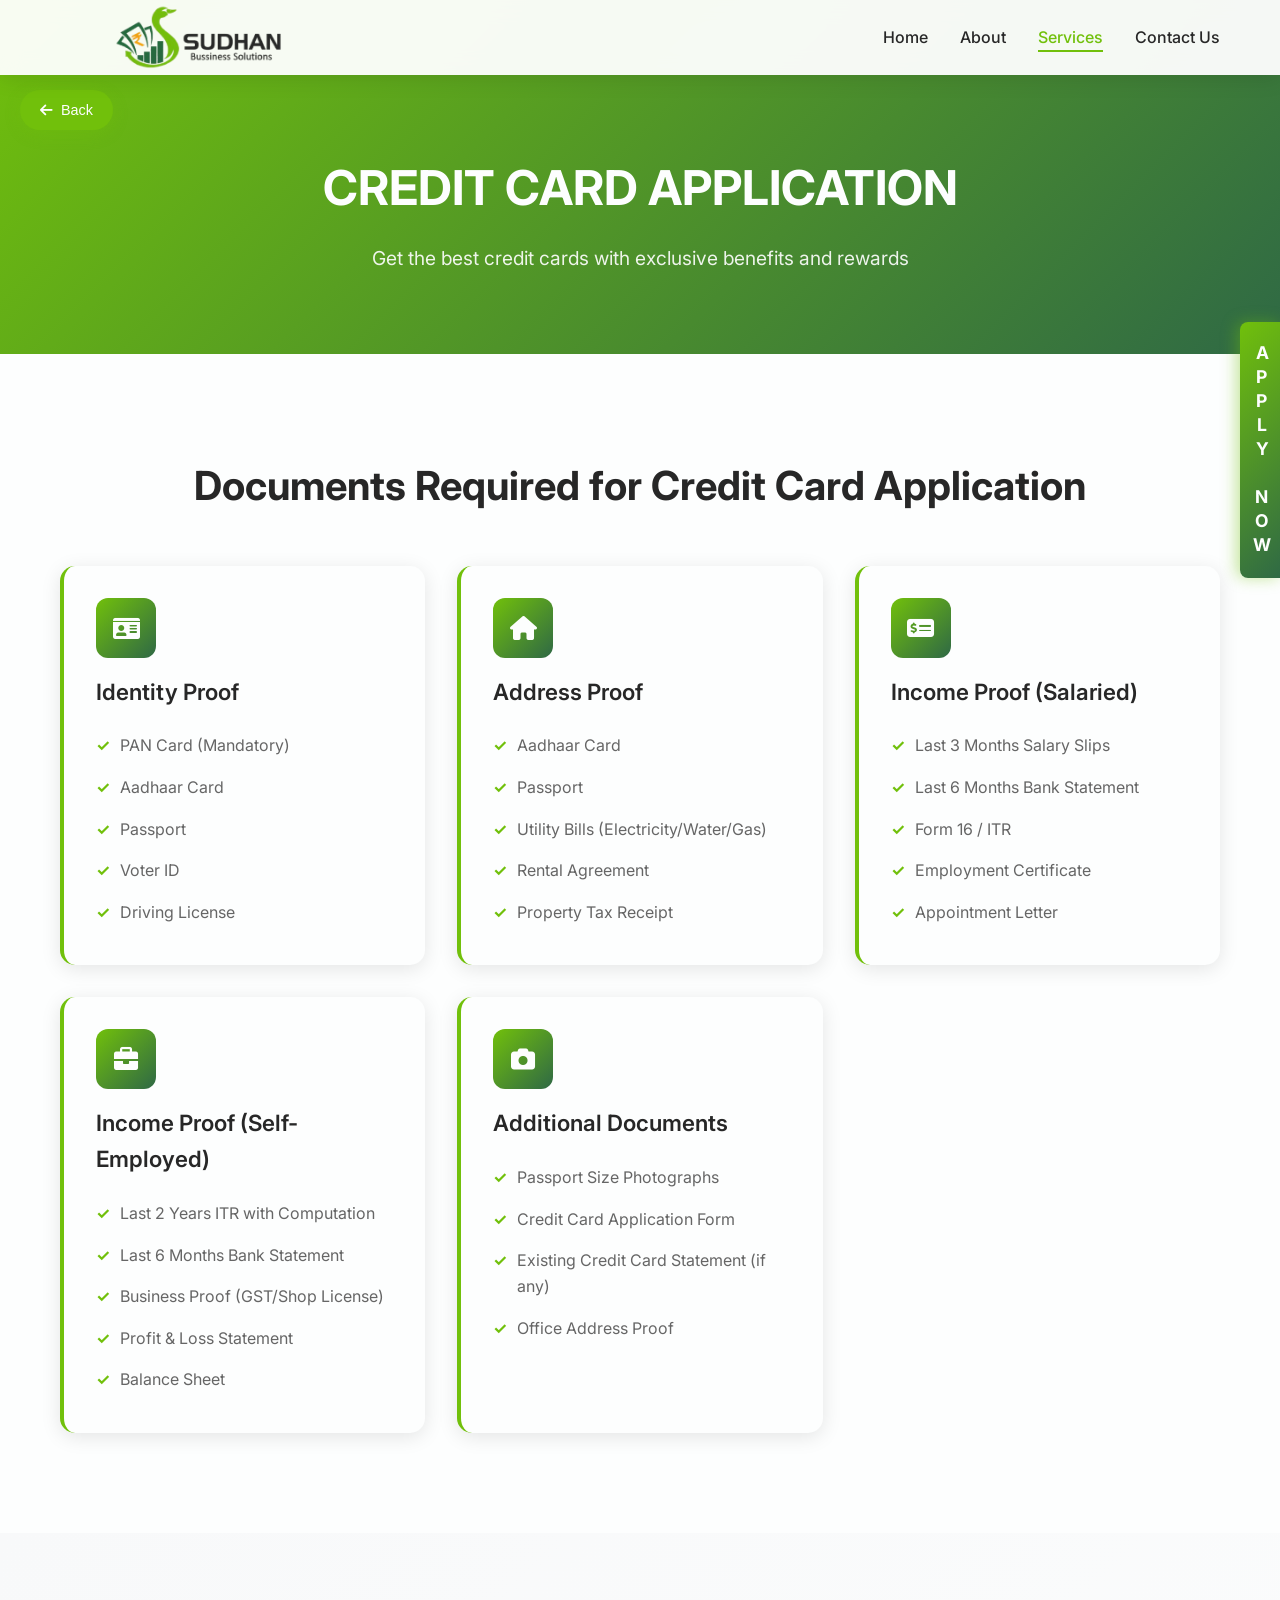
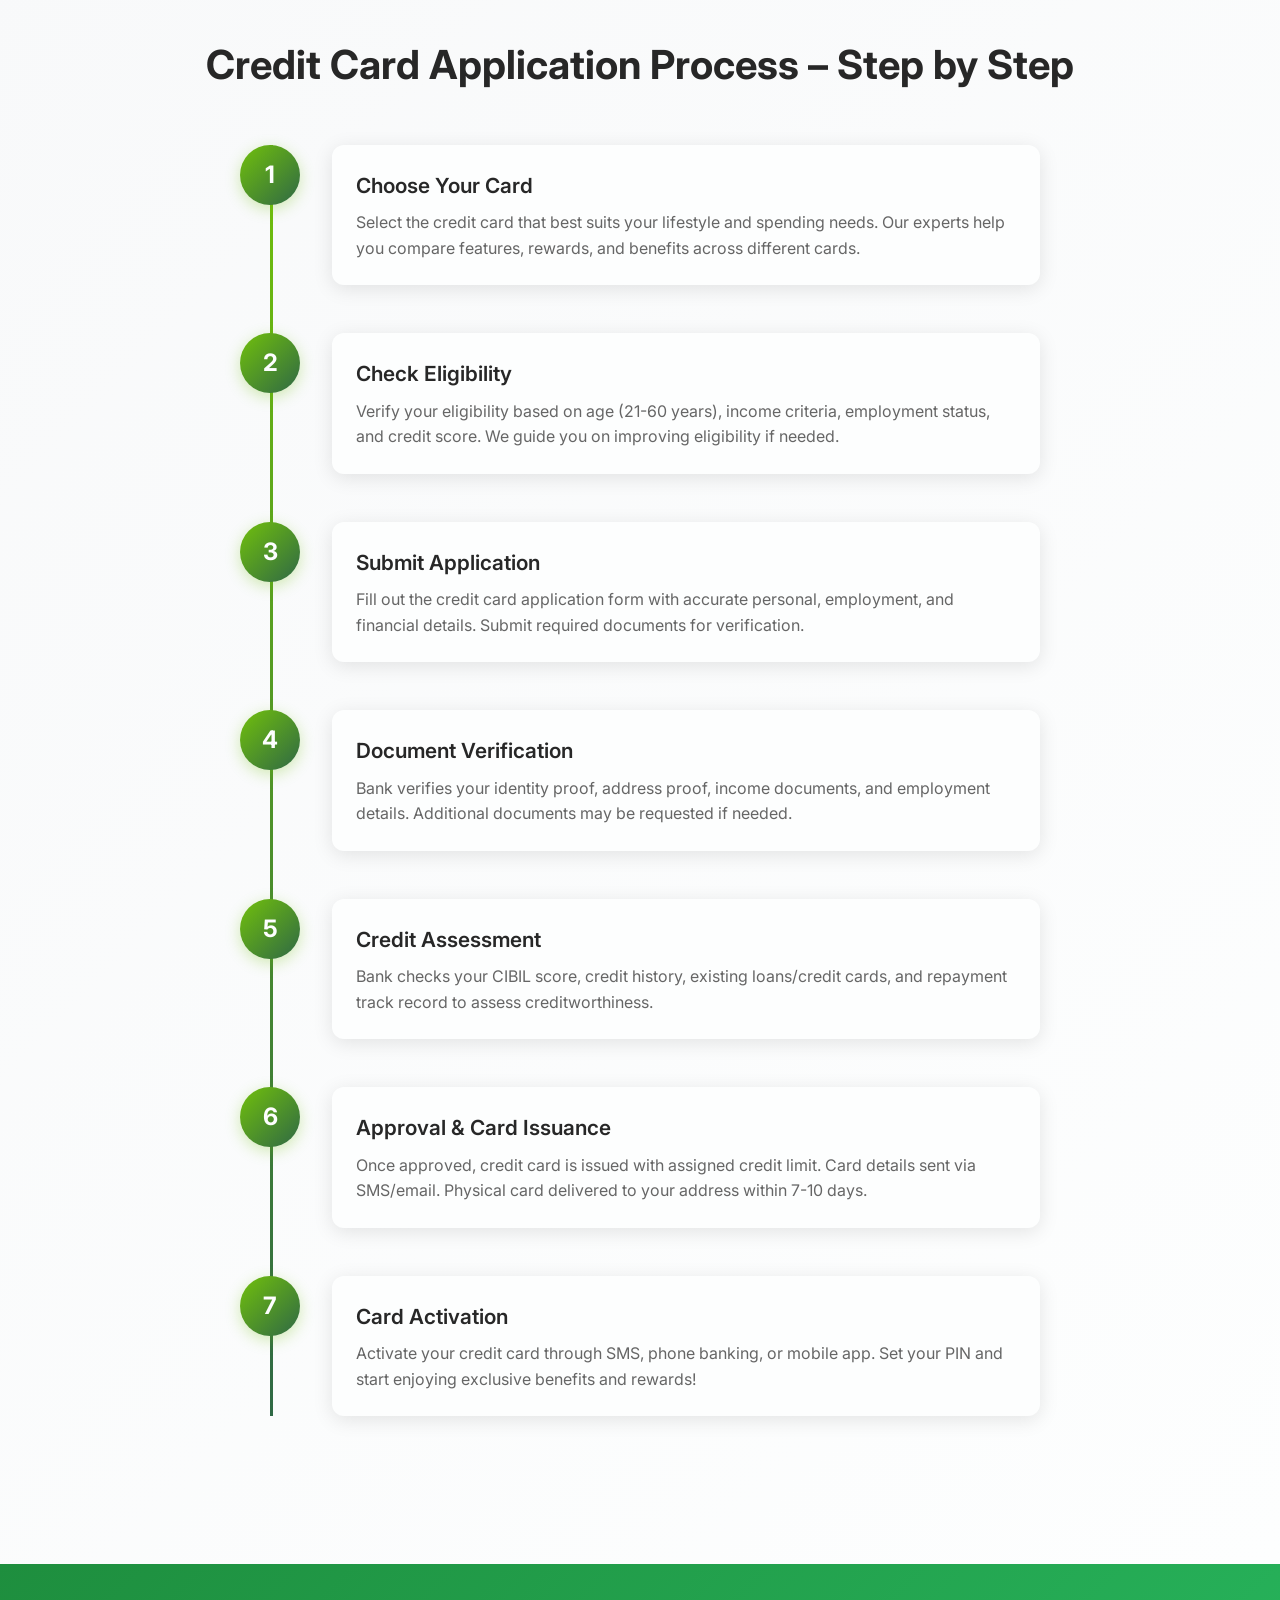
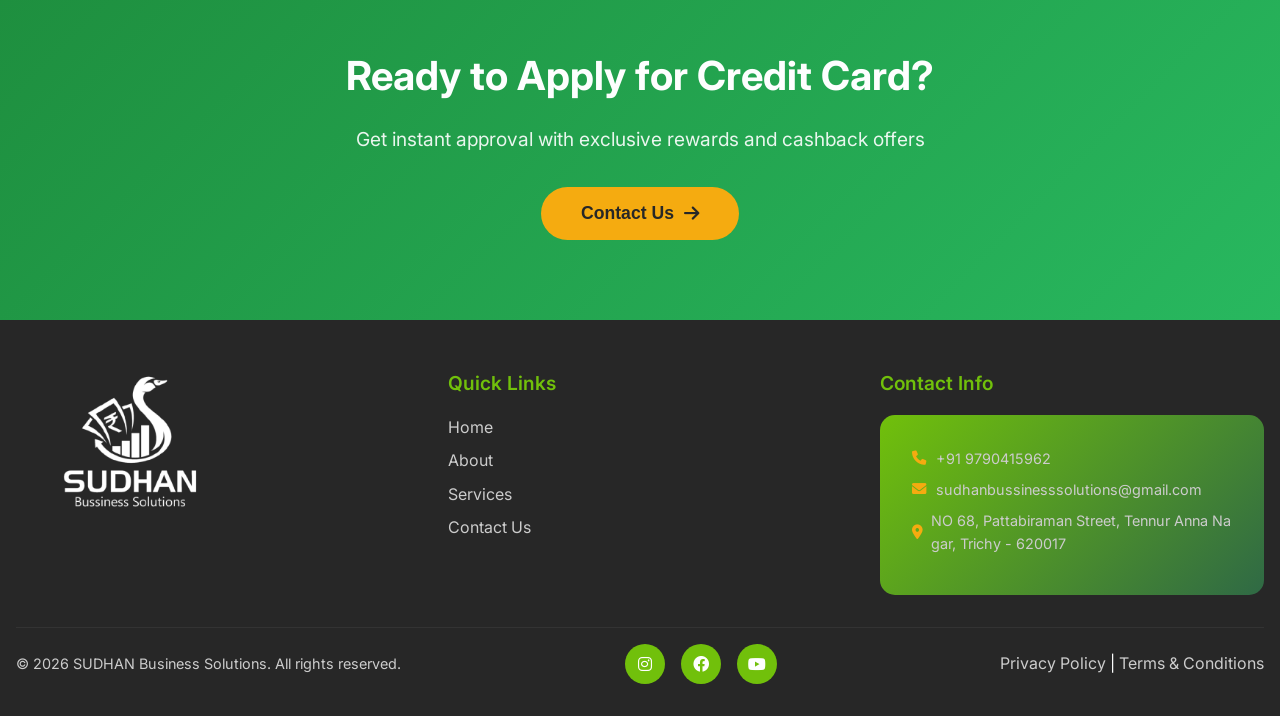
<file: credit-card.html>
<!DOCTYPE html>
<html lang="en">
<head>
    <meta charset="UTF-8">
    <meta name="viewport" content="width=device-width, initial-scale=1.0">
    <title>Credit Card Application - SUDHAN Business Solutions</title>
    <link rel="icon" type="image/png" href="assets/Sudhanlogo.png">
    <link rel="stylesheet" href="css/style.css">
    <link rel="stylesheet" href="css/business-loan.css">
    <link href="https://fonts.googleapis.com/css2?family=Inter:wght@300;400;500;600;700&display=swap" rel="stylesheet">
    <link rel="stylesheet" href="https://cdnjs.cloudflare.com/ajax/libs/font-awesome/6.0.0/css/all.min.css">
</head>
<body>
    <!-- Floating Apply Now Button -->
    <a href="contact.html" class="floating-apply-btn">
        <span>APPLY NOW</span>
    </a>

    <!-- Back Button -->
    <button class="back-button" onclick="history.back()">
        <i class="fas fa-arrow-left"></i>
        <span>Back</span>
    </button>

    <!-- Navigation -->
    <nav class="navbar">
        <div class="nav-container">
            <div class="nav-logo">
                <img src="assets/sudhannewlogo.png" alt="SUDHAN Business Solutions" class="logo">
            </div>
            <ul class="nav-menu">
                <li class="nav-item">
                    <a href="index.html" class="nav-link">Home</a>
                </li>
                <li class="nav-item">
                    <a href="about.html" class="nav-link">About</a>
                </li>
                <li class="nav-item">
                    <a href="services.html" class="nav-link active">Services</a>
                </li>
                <li class="nav-item">
                    <a href="contact.html" class="nav-link">Contact Us</a>
                </li>
            </ul>
            <div class="hamburger">
                <span class="bar"></span>
                <span class="bar"></span>
                <span class="bar"></span>
            </div>
        </div>
    </nav>

    <!-- Header -->
    <section class="bl-header">
        <div class="container">
            <h1 class="bl-title">CREDIT CARD APPLICATION</h1>
            <p class="bl-subtitle">Get the best credit cards with exclusive benefits and rewards</p>
        </div>
    </section>

    <!-- Documents Required Section -->
    <section class="bl-documents">
        <div class="container">
            <h2 class="section-title">Documents Required for Credit Card Application</h2>
            <div class="documents-grid">
                <div class="doc-card">
                    <div class="doc-icon">
                        <i class="fas fa-id-card"></i>
                    </div>
                    <h3>Identity Proof</h3>
                    <ul>
                        <li>PAN Card (Mandatory)</li>
                        <li>Aadhaar Card</li>
                        <li>Passport</li>
                        <li>Voter ID</li>
                        <li>Driving License</li>
                    </ul>
                </div>

                <div class="doc-card">
                    <div class="doc-icon">
                        <i class="fas fa-home"></i>
                    </div>
                    <h3>Address Proof</h3>
                    <ul>
                        <li>Aadhaar Card</li>
                        <li>Passport</li>
                        <li>Utility Bills (Electricity/Water/Gas)</li>
                        <li>Rental Agreement</li>
                        <li>Property Tax Receipt</li>
                    </ul>
                </div>

                <div class="doc-card">
                    <div class="doc-icon">
                        <i class="fas fa-money-check-alt"></i>
                    </div>
                    <h3>Income Proof (Salaried)</h3>
                    <ul>
                        <li>Last 3 Months Salary Slips</li>
                        <li>Last 6 Months Bank Statement</li>
                        <li>Form 16 / ITR</li>
                        <li>Employment Certificate</li>
                        <li>Appointment Letter</li>
                    </ul>
                </div>

                <div class="doc-card">
                    <div class="doc-icon">
                        <i class="fas fa-briefcase"></i>
                    </div>
                    <h3>Income Proof (Self-Employed)</h3>
                    <ul>
                        <li>Last 2 Years ITR with Computation</li>
                        <li>Last 6 Months Bank Statement</li>
                        <li>Business Proof (GST/Shop License)</li>
                        <li>Profit & Loss Statement</li>
                        <li>Balance Sheet</li>
                    </ul>
                </div>

                <div class="doc-card">
                    <div class="doc-icon">
                        <i class="fas fa-camera"></i>
                    </div>
                    <h3>Additional Documents</h3>
                    <ul>
                        <li>Passport Size Photographs</li>
                        <li>Credit Card Application Form</li>
                        <li>Existing Credit Card Statement (if any)</li>
                        <li>Office Address Proof</li>
                    </ul>
                </div>
            </div>
        </div>
    </section>

    <!-- Credit Card Application Process Timeline -->
    <section class="bl-process">
        <div class="container">
            <h2 class="section-title">Credit Card Application Process – Step by Step</h2>
            <div class="timeline">
                <div class="timeline-item">
                    <div class="timeline-marker">
                        <div class="timeline-number">1</div>
                    </div>
                    <div class="timeline-content">
                        <h3>Choose Your Card</h3>
                        <p>Select the credit card that best suits your lifestyle and spending needs. Our experts help you compare features, rewards, and benefits across different cards.</p>
                    </div>
                </div>

                <div class="timeline-item">
                    <div class="timeline-marker">
                        <div class="timeline-number">2</div>
                    </div>
                    <div class="timeline-content">
                        <h3>Check Eligibility</h3>
                        <p>Verify your eligibility based on age (21-60 years), income criteria, employment status, and credit score. We guide you on improving eligibility if needed.</p>
                    </div>
                </div>

                <div class="timeline-item">
                    <div class="timeline-marker">
                        <div class="timeline-number">3</div>
                    </div>
                    <div class="timeline-content">
                        <h3>Submit Application</h3>
                        <p>Fill out the credit card application form with accurate personal, employment, and financial details. Submit required documents for verification.</p>
                    </div>
                </div>

                <div class="timeline-item">
                    <div class="timeline-marker">
                        <div class="timeline-number">4</div>
                    </div>
                    <div class="timeline-content">
                        <h3>Document Verification</h3>
                        <p>Bank verifies your identity proof, address proof, income documents, and employment details. Additional documents may be requested if needed.</p>
                    </div>
                </div>

                <div class="timeline-item">
                    <div class="timeline-marker">
                        <div class="timeline-number">5</div>
                    </div>
                    <div class="timeline-content">
                        <h3>Credit Assessment</h3>
                        <p>Bank checks your CIBIL score, credit history, existing loans/credit cards, and repayment track record to assess creditworthiness.</p>
                    </div>
                </div>

                <div class="timeline-item">
                    <div class="timeline-marker">
                        <div class="timeline-number">6</div>
                    </div>
                    <div class="timeline-content">
                        <h3>Approval & Card Issuance</h3>
                        <p>Once approved, credit card is issued with assigned credit limit. Card details sent via SMS/email. Physical card delivered to your address within 7-10 days.</p>
                    </div>
                </div>

                <div class="timeline-item">
                    <div class="timeline-marker">
                        <div class="timeline-number">7</div>
                    </div>
                    <div class="timeline-content">
                        <h3>Card Activation</h3>
                        <p>Activate your credit card through SMS, phone banking, or mobile app. Set your PIN and start enjoying exclusive benefits and rewards!</p>
                    </div>
                </div>
            </div>
        </div>
    </section>

    <!-- CTA Section -->
    <section class="bl-cta">
        <div class="container">
            <div class="cta-content">
                <h2>Ready to Apply for Credit Card?</h2>
                <p>Get instant approval with exclusive rewards and cashback offers</p>
                <button class="cta-button" onclick="window.location.href='contact.html'">
                    <span>Contact Us</span>
                    <i class="fas fa-arrow-right"></i>
                </button>
            </div>
        </div>
    </section>

    <!-- Footer -->
    <footer class="footer">
        <div class="footer-content">
            <div class="footer-section">
                <img src="assets/sudhanfulllogo.png" alt="SUDHAN Business Solutions" class="footer-logo">
            </div>
            <div class="footer-section">
                <h3>Quick Links</h3>
                <ul class="footer-links">
                    <li><a href="index.html">Home</a></li>
                    <li><a href="about.html">About</a></li>
                    <li><a href="services.html">Services</a></li>
                    <li><a href="contact.html">Contact Us</a></li>
                </ul>
            </div>
            <div class="footer-section">
                <h3>Contact Info</h3>
                <div class="contact-info">
                    <p><i class="fas fa-phone"></i> <a href="tel:+919790415962">+91 9790415962</a></p>
                    <p><i class="fas fa-envelope"></i> <a href="mailto:sudhanbussinesssolutions@gmail.com">sudhanbussinesssolutions@gmail.com</a></p>
                    <p><i class="fas fa-map-marker-alt"></i> NO 68, Pattabiraman Street, Tennur Anna Nagar, Trichy - 620017</p>
                </div>
            </div>
        </div>
        <div class="footer-bottom">
            <div class="copyright">
                <p>&copy; <span id="currentYear">2026</span> SUDHAN Business Solutions. All rights reserved.</p>
            </div>
            <div class="social-links">
                <a href="https://www.instagram.com/sudhan_business_solutions?igsh=MWk1d3N4OWdyNWZrag==" target="_blank" class="social-link"><i class="fab fa-instagram"></i></a>
                <a href="#" class="social-link"><i class="fab fa-facebook"></i></a>
                <a href="#" class="social-link"><i class="fab fa-youtube"></i></a>
            </div>
            <div class="footer-legal">
                <a href="privacy-policy.html">Privacy Policy</a> | <a href="terms-conditions.html">Terms & Conditions</a>
            </div>
        </div>
    </footer>

    <script src="js/script.js"></script>
</body>
</html>
</file>
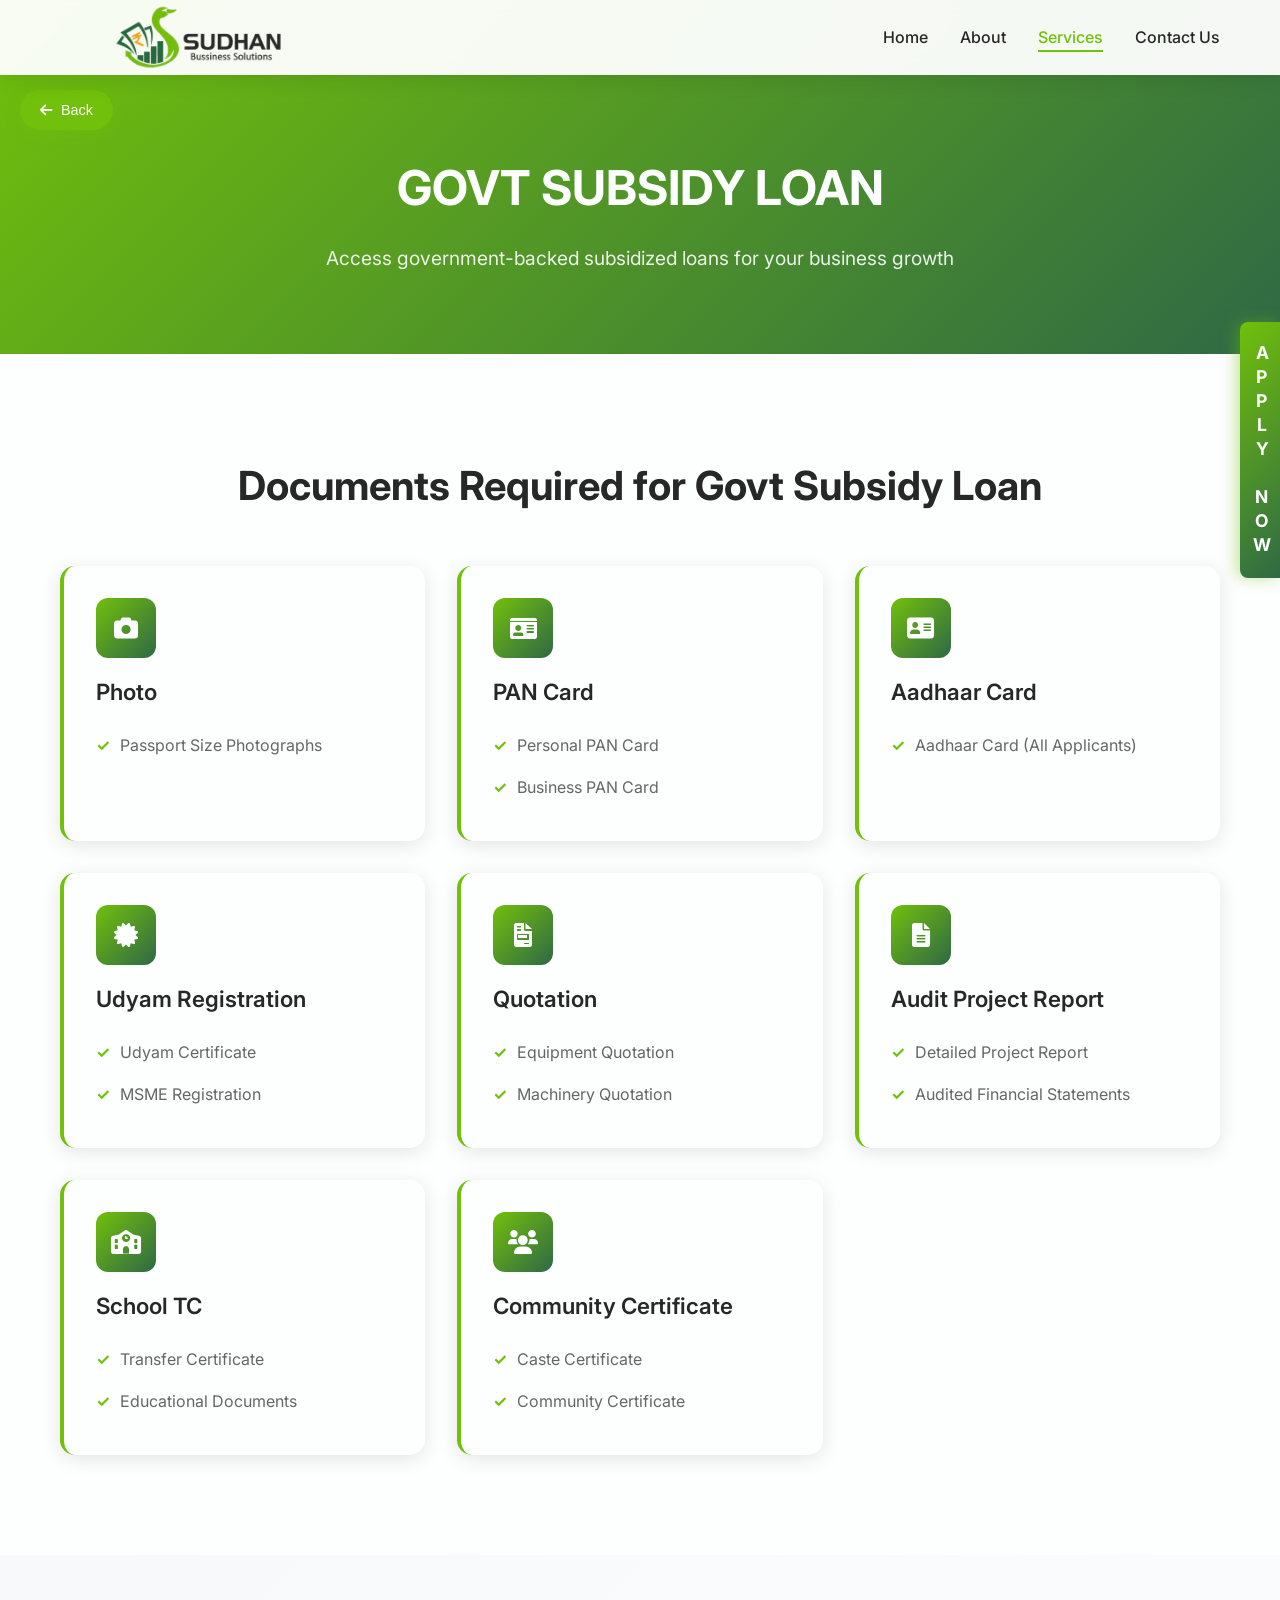
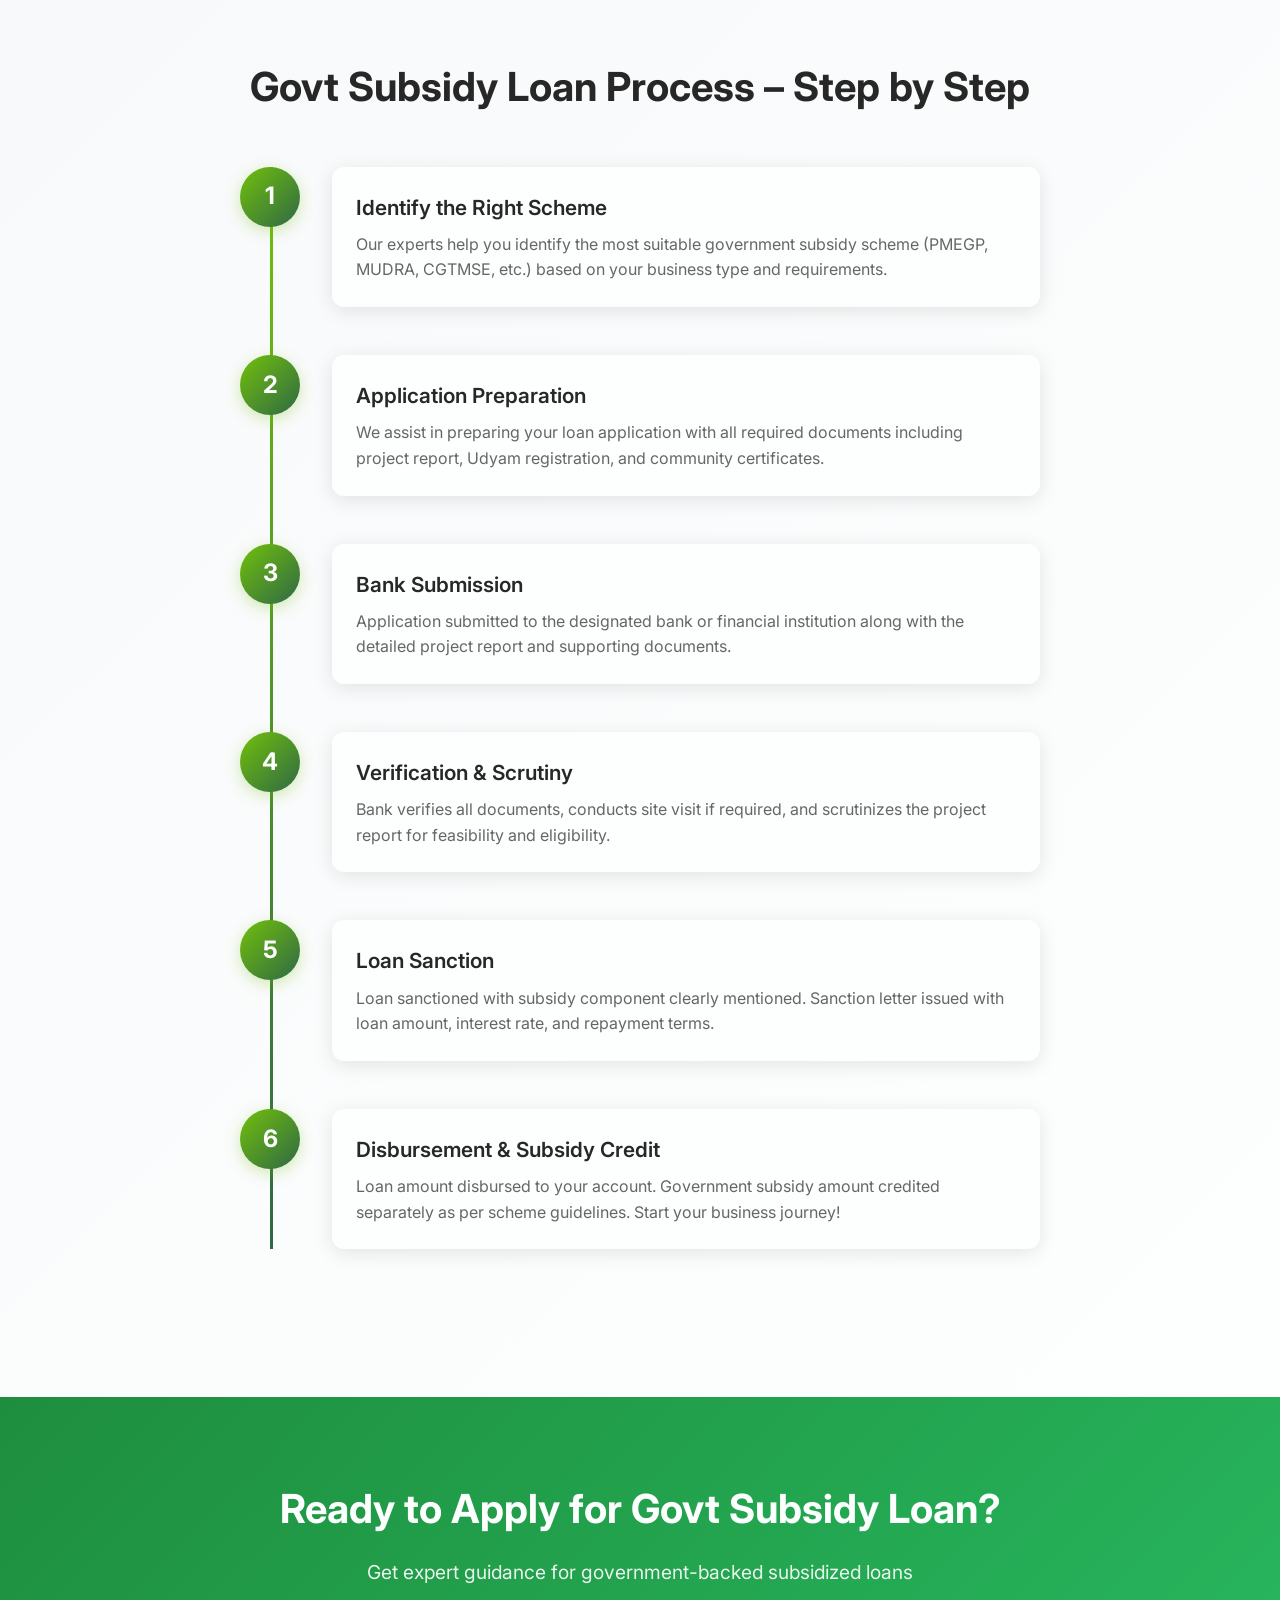
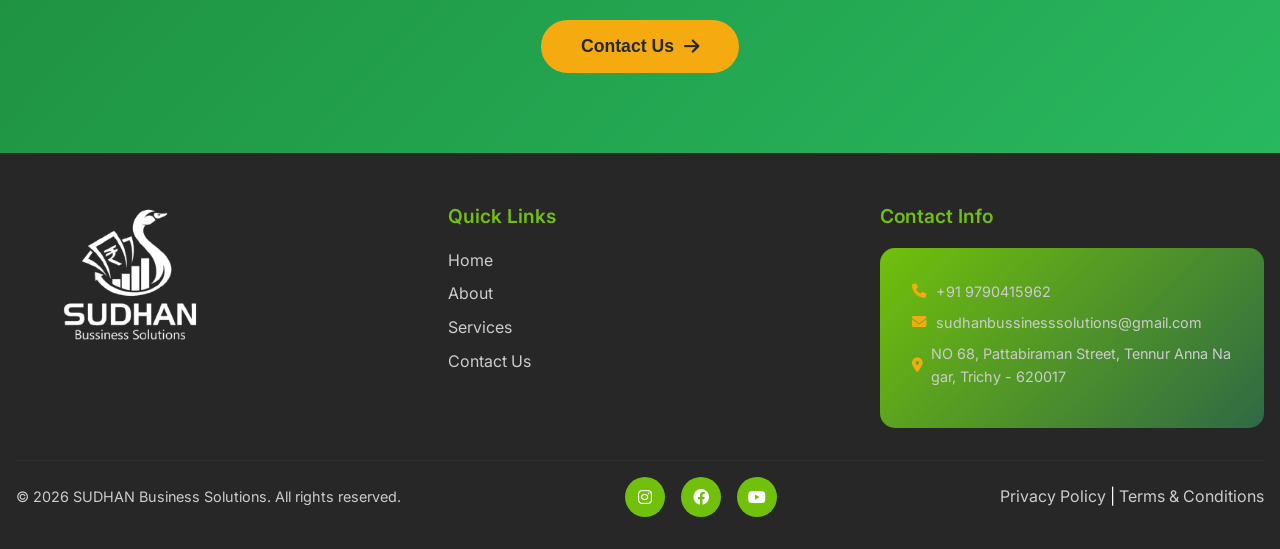
<file: govt-subsidy-loan.html>
<!DOCTYPE html>
<html lang="en">
<head>
    <meta charset="UTF-8">
    <meta name="viewport" content="width=device-width, initial-scale=1.0">
    <title>Govt Subsidy Loan - SUDHAN Business Solutions</title>
    <link rel="icon" type="image/png" href="assets/Sudhanlogo.png">
    <link rel="stylesheet" href="css/style.css">
    <link rel="stylesheet" href="css/business-loan.css">
    <link href="https://fonts.googleapis.com/css2?family=Inter:wght@300;400;500;600;700&display=swap" rel="stylesheet">
    <link rel="stylesheet" href="https://cdnjs.cloudflare.com/ajax/libs/font-awesome/6.0.0/css/all.min.css">
</head>
<body>
    <!-- Floating Apply Now Button -->
    <a href="contact.html" class="floating-apply-btn">
        <span>APPLY NOW</span>
    </a>

    <!-- Back Button -->
    <button class="back-button" onclick="history.back()">
        <i class="fas fa-arrow-left"></i>
        <span>Back</span>
    </button>

    <!-- Navigation -->
    <nav class="navbar">
        <div class="nav-container">
            <div class="nav-logo">
                <img src="assets/sudhannewlogo.png" alt="SUDHAN Business Solutions" class="logo">
            </div>
            <ul class="nav-menu">
                <li class="nav-item">
                    <a href="index.html" class="nav-link">Home</a>
                </li>
                <li class="nav-item">
                    <a href="about.html" class="nav-link">About</a>
                </li>
                <li class="nav-item">
                    <a href="services.html" class="nav-link active">Services</a>
                </li>
                <li class="nav-item">
                    <a href="contact.html" class="nav-link">Contact Us</a>
                </li>
            </ul>
            <div class="hamburger">
                <span class="bar"></span>
                <span class="bar"></span>
                <span class="bar"></span>
            </div>
        </div>
    </nav>

    <!-- Header -->
    <section class="bl-header">
        <div class="container">
            <h1 class="bl-title">GOVT SUBSIDY LOAN</h1>
            <p class="bl-subtitle">Access government-backed subsidized loans for your business growth</p>
        </div>
    </section>

    <!-- Documents Required Section -->
    <section class="bl-documents">
        <div class="container">
            <h2 class="section-title">Documents Required for Govt Subsidy Loan</h2>
            <div class="documents-grid">
                <div class="doc-card">
                    <div class="doc-icon">
                        <i class="fas fa-camera"></i>
                    </div>
                    <h3>Photo</h3>
                    <ul>
                        <li>Passport Size Photographs</li>
                    </ul>
                </div>

                <div class="doc-card">
                    <div class="doc-icon">
                        <i class="fas fa-id-card"></i>
                    </div>
                    <h3>PAN Card</h3>
                    <ul>
                        <li>Personal PAN Card</li>
                        <li>Business PAN Card</li>
                    </ul>
                </div>

                <div class="doc-card">
                    <div class="doc-icon">
                        <i class="fas fa-address-card"></i>
                    </div>
                    <h3>Aadhaar Card</h3>
                    <ul>
                        <li>Aadhaar Card (All Applicants)</li>
                    </ul>
                </div>

                <div class="doc-card">
                    <div class="doc-icon">
                        <i class="fas fa-certificate"></i>
                    </div>
                    <h3>Udyam Registration</h3>
                    <ul>
                        <li>Udyam Certificate</li>
                        <li>MSME Registration</li>
                    </ul>
                </div>

                <div class="doc-card">
                    <div class="doc-icon">
                        <i class="fas fa-file-invoice"></i>
                    </div>
                    <h3>Quotation</h3>
                    <ul>
                        <li>Equipment Quotation</li>
                        <li>Machinery Quotation</li>
                    </ul>
                </div>

                <div class="doc-card">
                    <div class="doc-icon">
                        <i class="fas fa-file-alt"></i>
                    </div>
                    <h3>Audit Project Report</h3>
                    <ul>
                        <li>Detailed Project Report</li>
                        <li>Audited Financial Statements</li>
                    </ul>
                </div>

                <div class="doc-card">
                    <div class="doc-icon">
                        <i class="fas fa-school"></i>
                    </div>
                    <h3>School TC</h3>
                    <ul>
                        <li>Transfer Certificate</li>
                        <li>Educational Documents</li>
                    </ul>
                </div>

                <div class="doc-card">
                    <div class="doc-icon">
                        <i class="fas fa-users"></i>
                    </div>
                    <h3>Community Certificate</h3>
                    <ul>
                        <li>Caste Certificate</li>
                        <li>Community Certificate</li>
                    </ul>
                </div>
            </div>
        </div>
    </section>

    
    <!-- Govt Subsidy Loan Process Timeline -->
    <section class="bl-process">
        <div class="container">
            <h2 class="section-title">Govt Subsidy Loan Process – Step by Step</h2>
            <div class="timeline">
                <div class="timeline-item">
                    <div class="timeline-marker">
                        <div class="timeline-number">1</div>
                    </div>
                    <div class="timeline-content">
                        <h3>Identify the Right Scheme</h3>
                        <p>Our experts help you identify the most suitable government subsidy scheme (PMEGP, MUDRA, CGTMSE, etc.) based on your business type and requirements.</p>
                    </div>
                </div>

                <div class="timeline-item">
                    <div class="timeline-marker">
                        <div class="timeline-number">2</div>
                    </div>
                    <div class="timeline-content">
                        <h3>Application Preparation</h3>
                        <p>We assist in preparing your loan application with all required documents including project report, Udyam registration, and community certificates.</p>
                    </div>
                </div>

                <div class="timeline-item">
                    <div class="timeline-marker">
                        <div class="timeline-number">3</div>
                    </div>
                    <div class="timeline-content">
                        <h3>Bank Submission</h3>
                        <p>Application submitted to the designated bank or financial institution along with the detailed project report and supporting documents.</p>
                    </div>
                </div>

                <div class="timeline-item">
                    <div class="timeline-marker">
                        <div class="timeline-number">4</div>
                    </div>
                    <div class="timeline-content">
                        <h3>Verification & Scrutiny</h3>
                        <p>Bank verifies all documents, conducts site visit if required, and scrutinizes the project report for feasibility and eligibility.</p>
                    </div>
                </div>

                <div class="timeline-item">
                    <div class="timeline-marker">
                        <div class="timeline-number">5</div>
                    </div>
                    <div class="timeline-content">
                        <h3>Loan Sanction</h3>
                        <p>Loan sanctioned with subsidy component clearly mentioned. Sanction letter issued with loan amount, interest rate, and repayment terms.</p>
                    </div>
                </div>

                <div class="timeline-item">
                    <div class="timeline-marker">
                        <div class="timeline-number">6</div>
                    </div>
                    <div class="timeline-content">
                        <h3>Disbursement & Subsidy Credit</h3>
                        <p>Loan amount disbursed to your account. Government subsidy amount credited separately as per scheme guidelines. Start your business journey!</p>
                    </div>
                </div>
            </div>
        </div>
    </section>

    

    <!-- CTA Section -->
    <section class="bl-cta">
        <div class="container">
            <div class="cta-content">
                <h2>Ready to Apply for Govt Subsidy Loan?</h2>
                <p>Get expert guidance for government-backed subsidized loans</p>
                <button class="cta-button" onclick="window.location.href='contact.html'">
                    <span>Contact Us</span>
                    <i class="fas fa-arrow-right"></i>
                </button>
            </div>
        </div>
    </section>

    <!-- Footer -->
    <footer class="footer">
        <div class="footer-content">
            <div class="footer-section">
                <img src="assets/sudhanfulllogo.png" alt="SUDHAN Business Solutions" class="footer-logo">
            </div>
            <div class="footer-section">
                <h3>Quick Links</h3>
                <ul class="footer-links">
                    <li><a href="index.html">Home</a></li>
                    <li><a href="about.html">About</a></li>
                    <li><a href="services.html">Services</a></li>
                    <li><a href="contact.html">Contact Us</a></li>
                </ul>
            </div>
            <div class="footer-section">
                <h3>Contact Info</h3>
                <div class="contact-info">
                    <p><i class="fas fa-phone"></i> <a href="tel:+919790415962">+91 9790415962</a></p>
                    <p><i class="fas fa-envelope"></i> <a href="mailto:sudhanbussinesssolutions@gmail.com">sudhanbussinesssolutions@gmail.com</a></p>
                    <p><i class="fas fa-map-marker-alt"></i> NO 68, Pattabiraman Street, Tennur Anna Nagar, Trichy - 620017</p>
                </div>
            </div>
        </div>
        <div class="footer-bottom">
            <div class="copyright">
                <p>&copy; <span id="currentYear">2026</span> SUDHAN Business Solutions. All rights reserved.</p>
            </div>
            <div class="social-links">
                <a href="https://www.instagram.com/sudhan_business_solutions?igsh=MWk1d3N4OWdyNWZrag==" target="_blank" class="social-link"><i class="fab fa-instagram"></i></a>
                <a href="#" class="social-link"><i class="fab fa-facebook"></i></a>
                <a href="#" class="social-link"><i class="fab fa-youtube"></i></a>
            </div>
            <div class="footer-legal">
                <a href="privacy-policy.html">Privacy Policy</a> | <a href="terms-conditions.html">Terms & Conditions</a>
            </div>
        </div>
    </footer>

    <script src="js/script.js"></script>
</body>
</html>
</file>
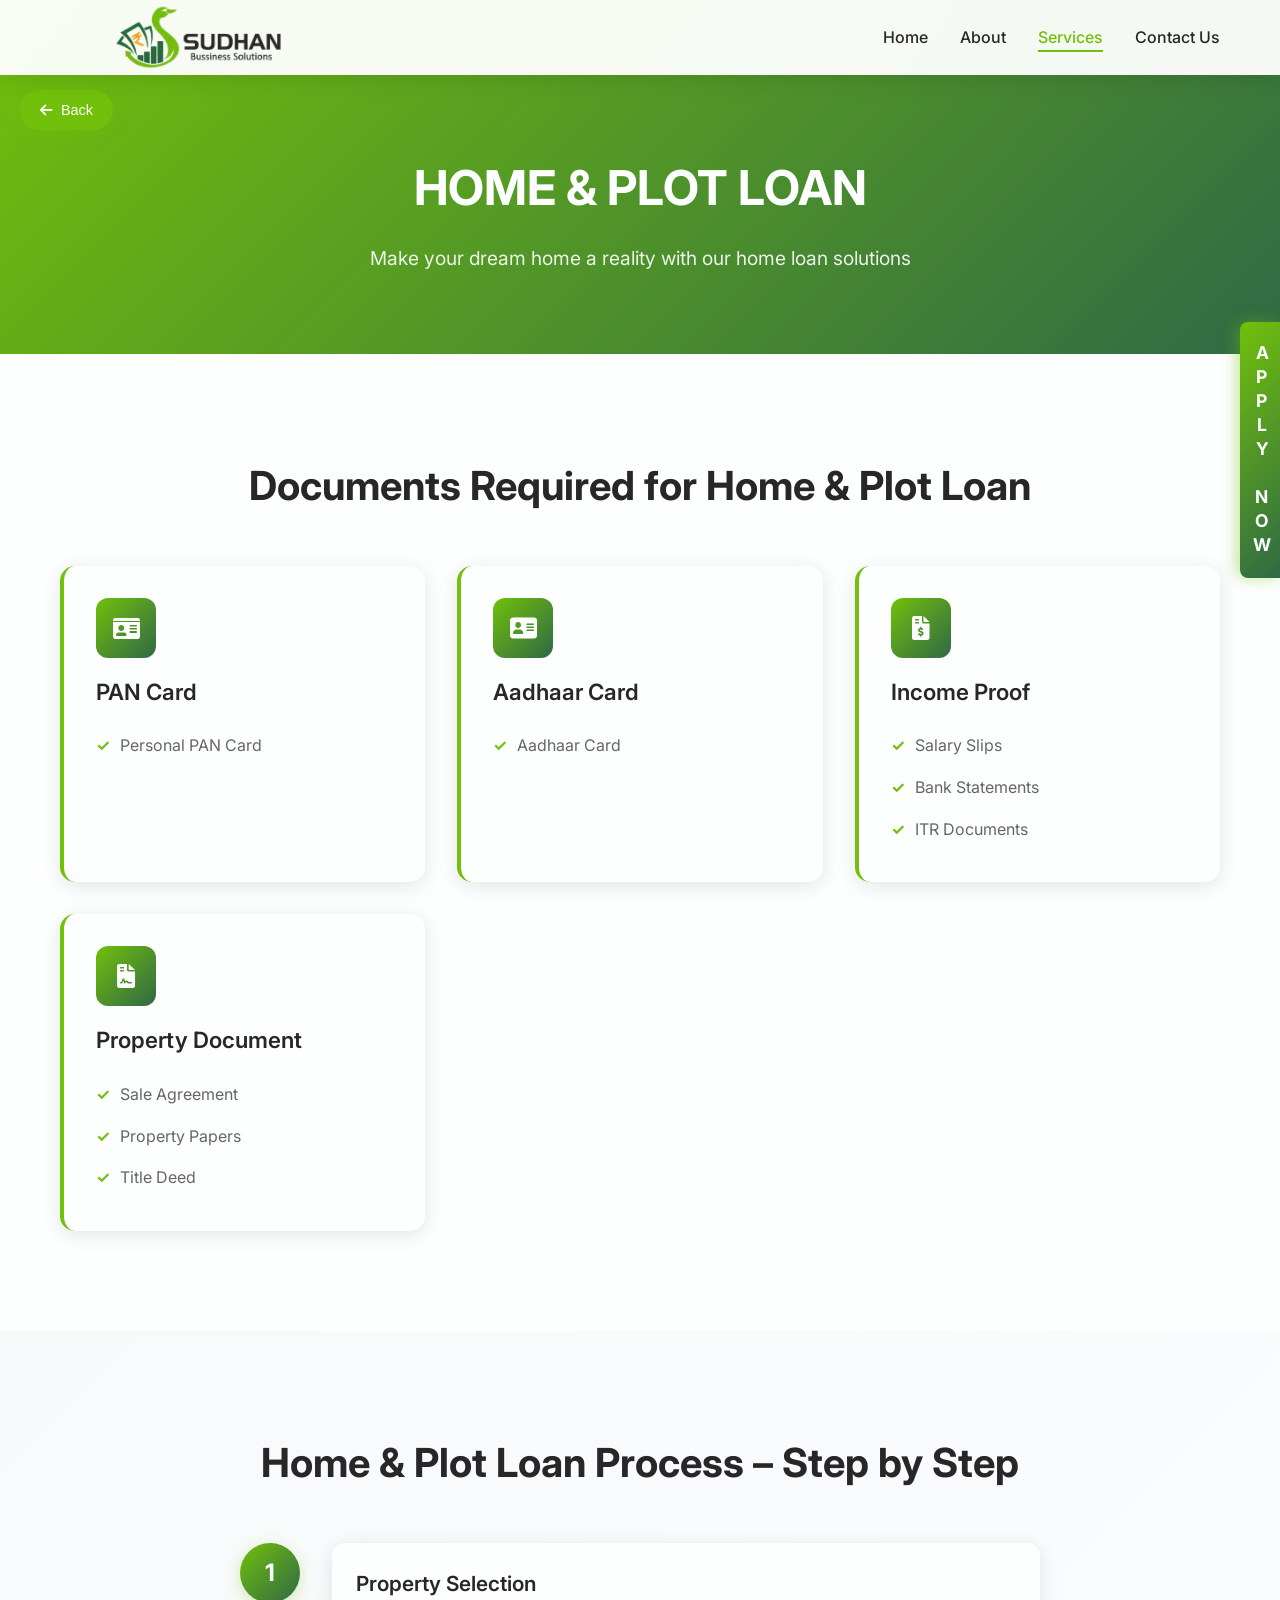
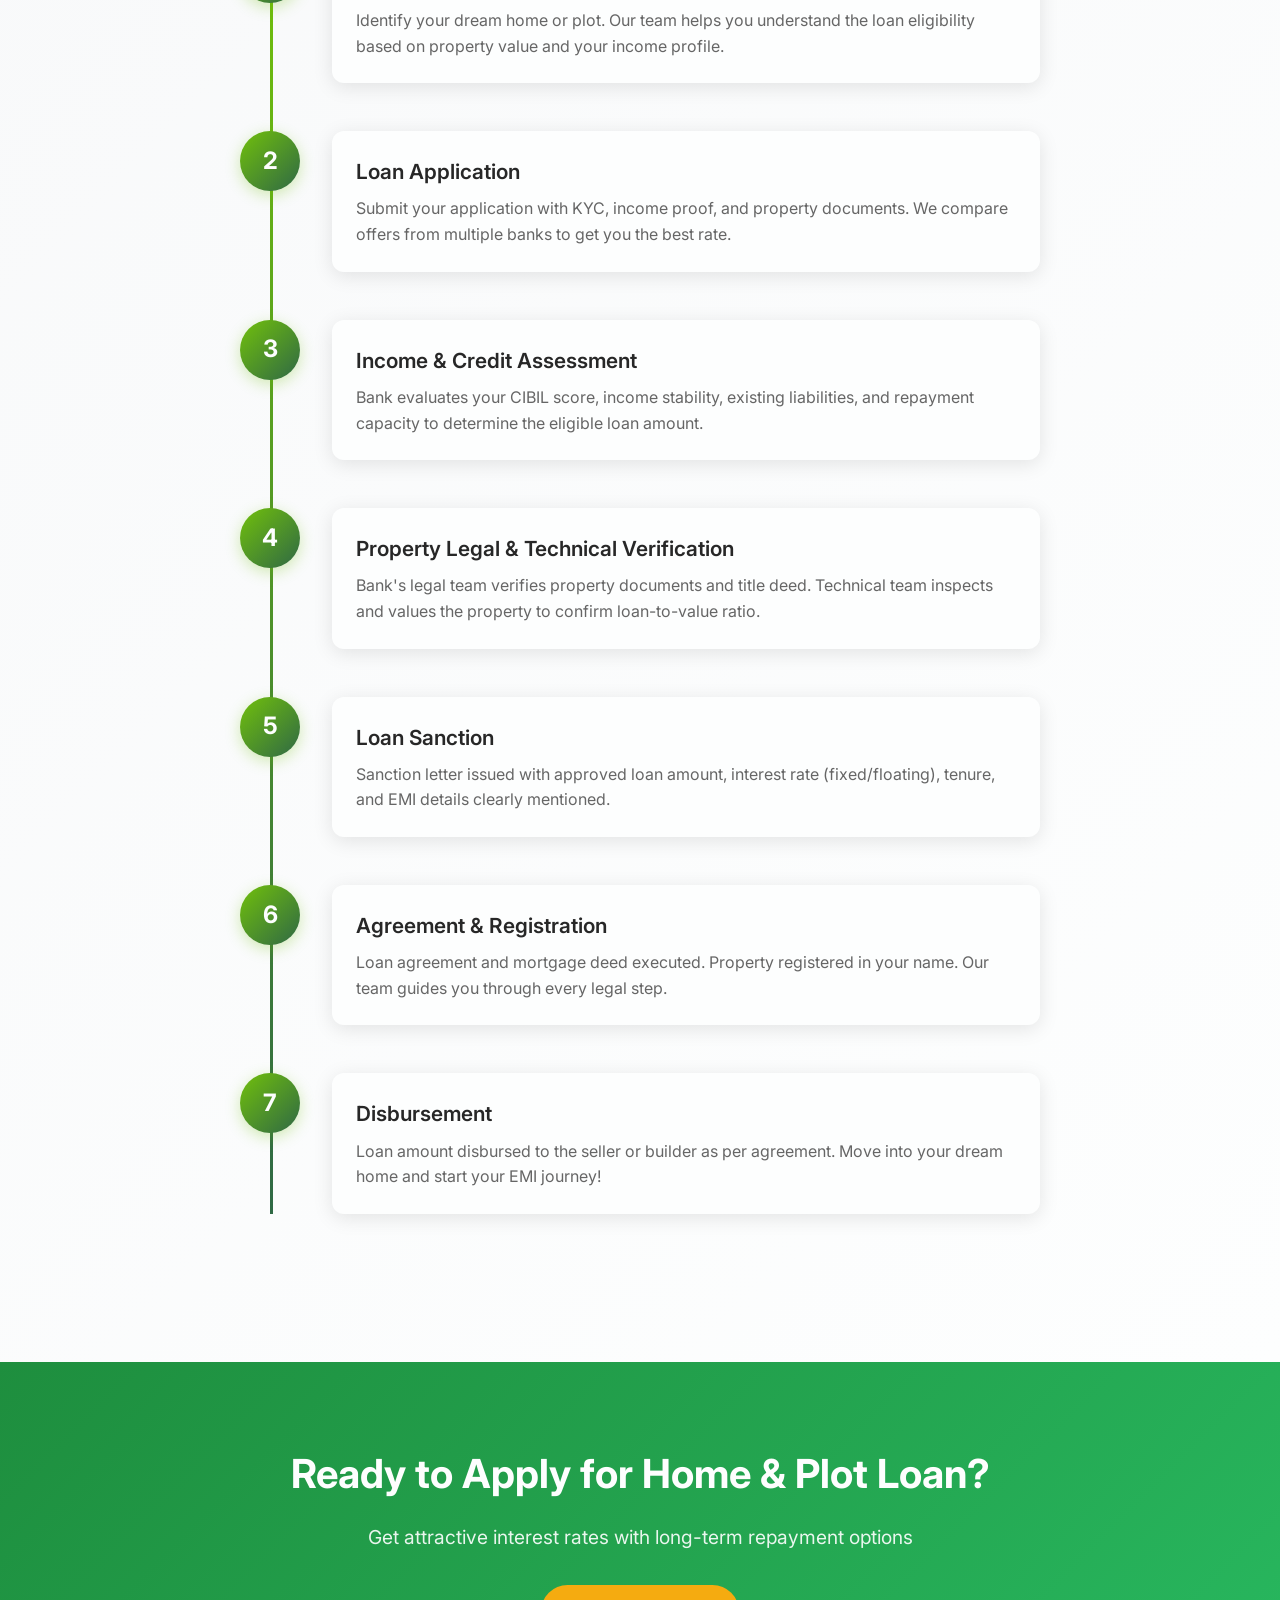
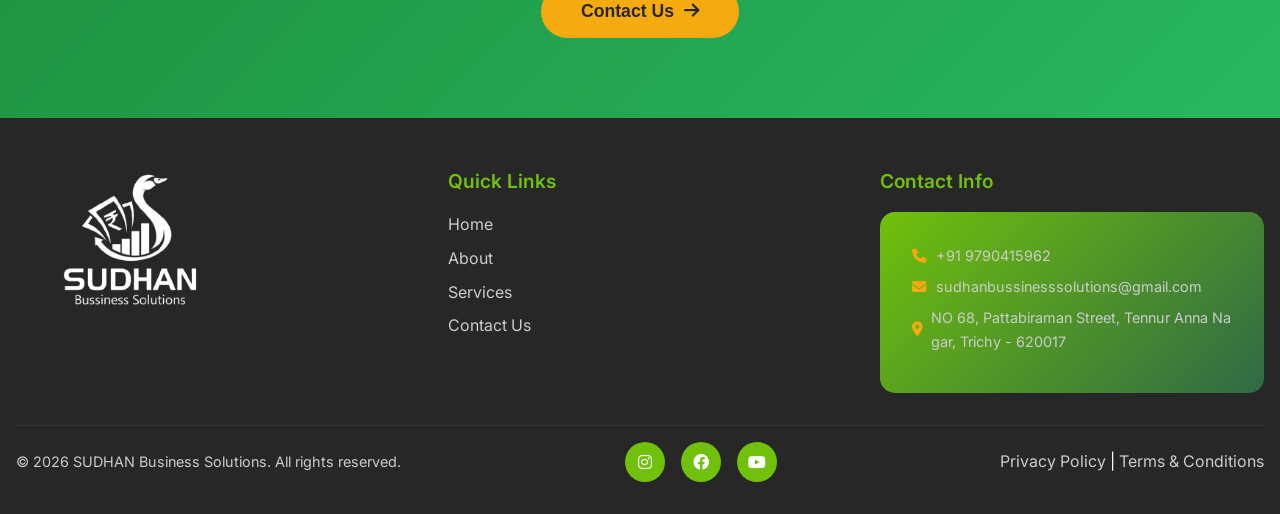
<file: home-plot-loan.html>
<!DOCTYPE html>
<html lang="en">
<head>
    <meta charset="UTF-8">
    <meta name="viewport" content="width=device-width, initial-scale=1.0">
    <title>Home & Plot Loan - SUDHAN Business Solutions</title>
    <link rel="icon" type="image/png" href="assets/Sudhanlogo.png">
    <link rel="stylesheet" href="css/style.css">
    <link rel="stylesheet" href="css/business-loan.css">
    <link href="https://fonts.googleapis.com/css2?family=Inter:wght@300;400;500;600;700&display=swap" rel="stylesheet">
    <link rel="stylesheet" href="https://cdnjs.cloudflare.com/ajax/libs/font-awesome/6.0.0/css/all.min.css">
</head>
<body>
    <!-- Floating Apply Now Button -->
    <a href="contact.html" class="floating-apply-btn">
        <span>APPLY NOW</span>
    </a>

    <!-- Back Button -->
    <button class="back-button" onclick="history.back()">
        <i class="fas fa-arrow-left"></i>
        <span>Back</span>
    </button>

    <!-- Navigation -->
    <nav class="navbar">
        <div class="nav-container">
            <div class="nav-logo">
                <img src="assets/sudhannewlogo.png" alt="SUDHAN Business Solutions" class="logo">
            </div>
            <ul class="nav-menu">
                <li class="nav-item">
                    <a href="index.html" class="nav-link">Home</a>
                </li>
                <li class="nav-item">
                    <a href="about.html" class="nav-link">About</a>
                </li>
                <li class="nav-item">
                    <a href="services.html" class="nav-link active">Services</a>
                </li>
                <li class="nav-item">
                    <a href="contact.html" class="nav-link">Contact Us</a>
                </li>
            </ul>
            <div class="hamburger">
                <span class="bar"></span>
                <span class="bar"></span>
                <span class="bar"></span>
            </div>
        </div>
    </nav>

    <!-- Header -->
    <section class="bl-header">
        <div class="container">
            <h1 class="bl-title">HOME & PLOT LOAN</h1>
            <p class="bl-subtitle">Make your dream home a reality with our home loan solutions</p>
        </div>
    </section>
       <!-- Documents Required Section -->
    <section class="bl-documents">
        <div class="container">
            <h2 class="section-title">Documents Required for Home & Plot Loan</h2>
            <div class="documents-grid">
                <div class="doc-card">
                    <div class="doc-icon">
                        <i class="fas fa-id-card"></i>
                    </div>
                    <h3>PAN Card</h3>
                    <ul>
                        <li>Personal PAN Card</li>
                    </ul>
                </div>

                <div class="doc-card">
                    <div class="doc-icon">
                        <i class="fas fa-address-card"></i>
                    </div>
                    <h3>Aadhaar Card</h3>
                    <ul>
                        <li>Aadhaar Card</li>
                    </ul>
                </div>

                <div class="doc-card">
                    <div class="doc-icon">
                        <i class="fas fa-file-invoice-dollar"></i>
                    </div>
                    <h3>Income Proof</h3>
                    <ul>
                        <li>Salary Slips</li>
                        <li>Bank Statements</li>
                        <li>ITR Documents</li>
                    </ul>
                </div>

                <div class="doc-card">
                    <div class="doc-icon">
                        <i class="fas fa-file-contract"></i>
                    </div>
                    <h3>Property Document</h3>
                    <ul>
                        <li>Sale Agreement</li>
                        <li>Property Papers</li>
                        <li>Title Deed</li>
                    </ul>
                </div>
            </div>
        </div>
    </section>
    
    <!-- Home & Plot Loan Process Timeline -->
    <section class="bl-process">
        <div class="container">
            <h2 class="section-title">Home & Plot Loan Process – Step by Step</h2>
            <div class="timeline">
                <div class="timeline-item">
                    <div class="timeline-marker">
                        <div class="timeline-number">1</div>
                    </div>
                    <div class="timeline-content">
                        <h3>Property Selection</h3>
                        <p>Identify your dream home or plot. Our team helps you understand the loan eligibility based on property value and your income profile.</p>
                    </div>
                </div>

                <div class="timeline-item">
                    <div class="timeline-marker">
                        <div class="timeline-number">2</div>
                    </div>
                    <div class="timeline-content">
                        <h3>Loan Application</h3>
                        <p>Submit your application with KYC, income proof, and property documents. We compare offers from multiple banks to get you the best rate.</p>
                    </div>
                </div>

                <div class="timeline-item">
                    <div class="timeline-marker">
                        <div class="timeline-number">3</div>
                    </div>
                    <div class="timeline-content">
                        <h3>Income & Credit Assessment</h3>
                        <p>Bank evaluates your CIBIL score, income stability, existing liabilities, and repayment capacity to determine the eligible loan amount.</p>
                    </div>
                </div>

                <div class="timeline-item">
                    <div class="timeline-marker">
                        <div class="timeline-number">4</div>
                    </div>
                    <div class="timeline-content">
                        <h3>Property Legal & Technical Verification</h3>
                        <p>Bank's legal team verifies property documents and title deed. Technical team inspects and values the property to confirm loan-to-value ratio.</p>
                    </div>
                </div>

                <div class="timeline-item">
                    <div class="timeline-marker">
                        <div class="timeline-number">5</div>
                    </div>
                    <div class="timeline-content">
                        <h3>Loan Sanction</h3>
                        <p>Sanction letter issued with approved loan amount, interest rate (fixed/floating), tenure, and EMI details clearly mentioned.</p>
                    </div>
                </div>

                <div class="timeline-item">
                    <div class="timeline-marker">
                        <div class="timeline-number">6</div>
                    </div>
                    <div class="timeline-content">
                        <h3>Agreement & Registration</h3>
                        <p>Loan agreement and mortgage deed executed. Property registered in your name. Our team guides you through every legal step.</p>
                    </div>
                </div>

                <div class="timeline-item">
                    <div class="timeline-marker">
                        <div class="timeline-number">7</div>
                    </div>
                    <div class="timeline-content">
                        <h3>Disbursement</h3>
                        <p>Loan amount disbursed to the seller or builder as per agreement. Move into your dream home and start your EMI journey!</p>
                    </div>
                </div>
            </div>
        </div>
    </section>

 

    <!-- CTA Section -->
    <section class="bl-cta">
        <div class="container">
            <div class="cta-content">
                <h2>Ready to Apply for Home & Plot Loan?</h2>
                <p>Get attractive interest rates with long-term repayment options</p>
                <button class="cta-button" onclick="window.location.href='contact.html'">
                    <span>Contact Us</span>
                    <i class="fas fa-arrow-right"></i>
                </button>
            </div>
        </div>
    </section>

    <!-- Footer -->
    <footer class="footer">
        <div class="footer-content">
            <div class="footer-section">
                <img src="assets/sudhanfulllogo.png" alt="SUDHAN Business Solutions" class="footer-logo">
            </div>
            <div class="footer-section">
                <h3>Quick Links</h3>
                <ul class="footer-links">
                    <li><a href="index.html">Home</a></li>
                    <li><a href="about.html">About</a></li>
                    <li><a href="services.html">Services</a></li>
                    <li><a href="contact.html">Contact Us</a></li>
                </ul>
            </div>
            <div class="footer-section">
                <h3>Contact Info</h3>
                <div class="contact-info">
                    <p><i class="fas fa-phone"></i> <a href="tel:+919790415962">+91 9790415962</a></p>
                    <p><i class="fas fa-envelope"></i> <a href="mailto:sudhanbussinesssolutions@gmail.com">sudhanbussinesssolutions@gmail.com</a></p>
                    <p><i class="fas fa-map-marker-alt"></i> NO 68, Pattabiraman Street, Tennur Anna Nagar, Trichy - 620017</p>
                </div>
            </div>
        </div>
        <div class="footer-bottom">
            <div class="copyright">
                <p>&copy; <span id="currentYear">2026</span> SUDHAN Business Solutions. All rights reserved.</p>
            </div>
            <div class="social-links">
                <a href="https://www.instagram.com/sudhan_business_solutions?igsh=MWk1d3N4OWdyNWZrag==" target="_blank" class="social-link"><i class="fab fa-instagram"></i></a>
                <a href="#" class="social-link"><i class="fab fa-facebook"></i></a>
                <a href="#" class="social-link"><i class="fab fa-youtube"></i></a>
            </div>
            <div class="footer-legal">
                <a href="privacy-policy.html">Privacy Policy</a> | <a href="terms-conditions.html">Terms & Conditions</a>
            </div>
        </div>
    </footer>

    <script src="js/script.js"></script>
</body>
</html>
</file>
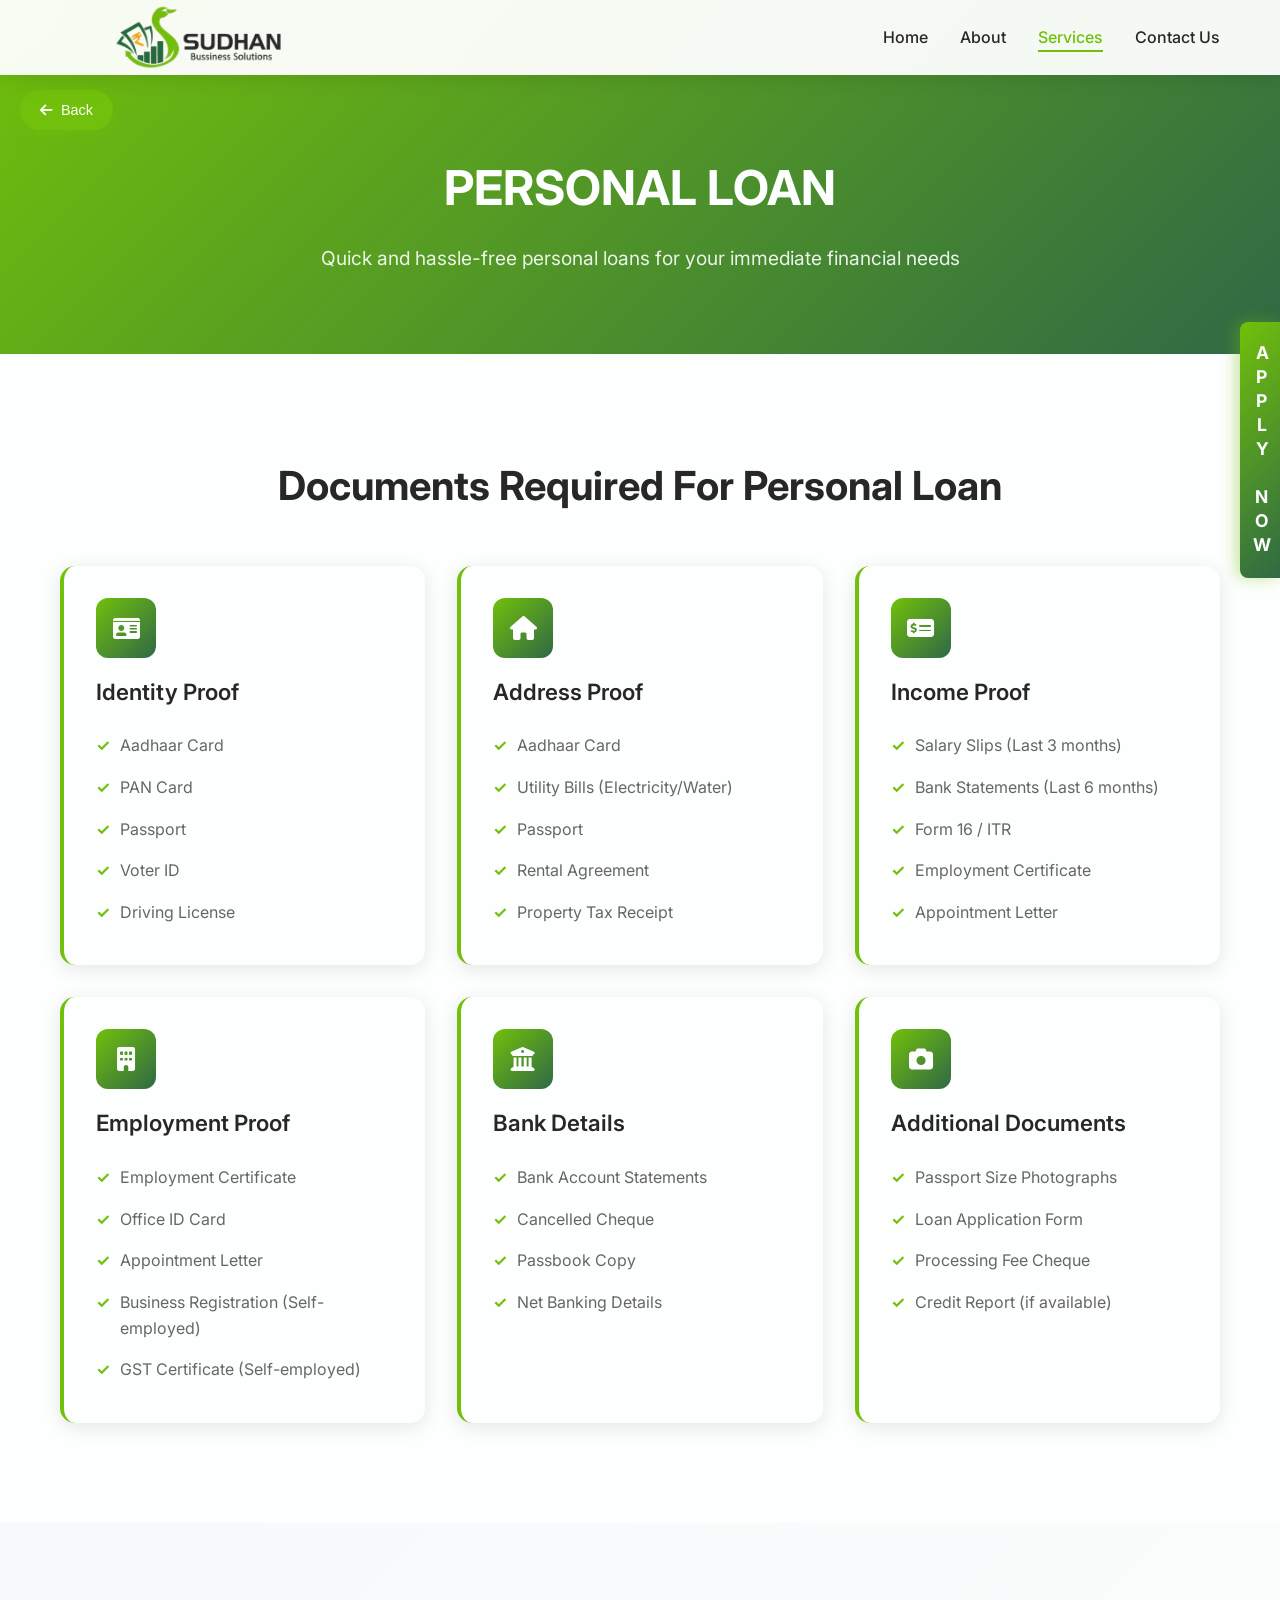
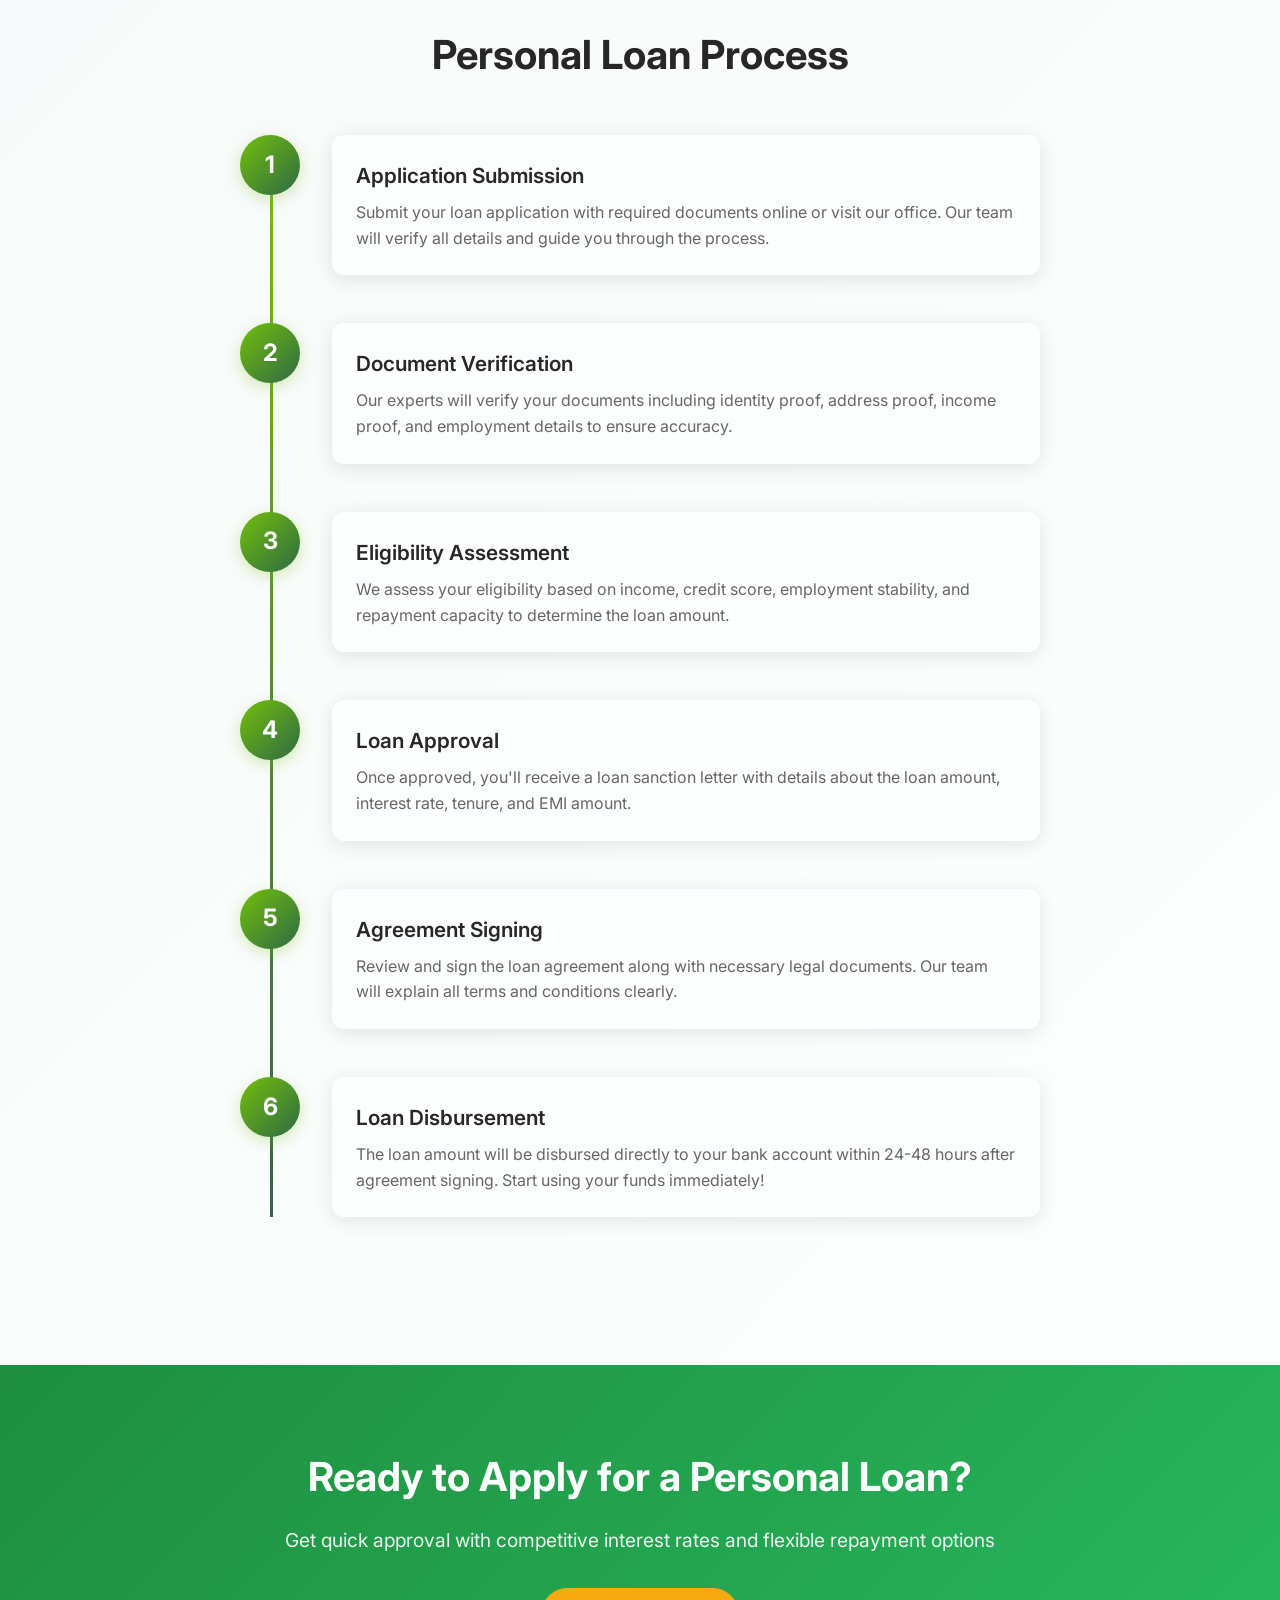
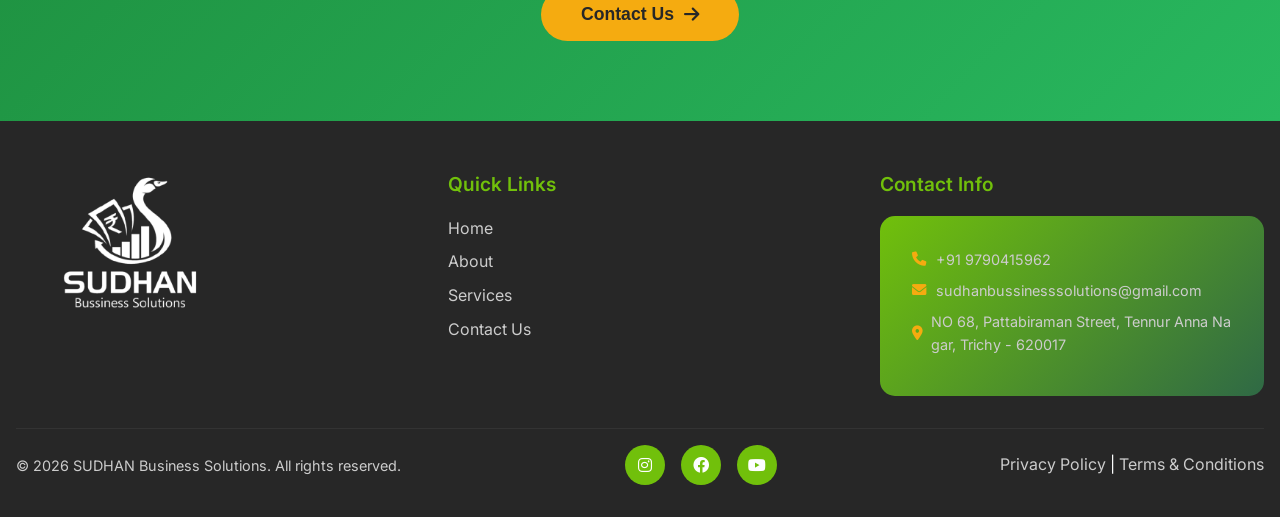
<file: personal-loan.html>
<!DOCTYPE html>
<html lang="en">
<head>
    <meta charset="UTF-8">
    <meta name="viewport" content="width=device-width, initial-scale=1.0">
    <title>Personal Loan - SUDHAN Business Solutions</title>
    <link rel="icon" type="image/png" href="assets/Sudhanlogo.png">
    <link rel="stylesheet" href="css/style.css">
    <link rel="stylesheet" href="css/personal-loan.css">
    <link href="https://fonts.googleapis.com/css2?family=Inter:wght@300;400;500;600;700&display=swap" rel="stylesheet">
    <link rel="stylesheet" href="https://cdnjs.cloudflare.com/ajax/libs/font-awesome/6.0.0/css/all.min.css">
</head>
<body>
    <!-- Floating Apply Now Button -->
    <a href="contact.html" class="floating-apply-btn">
        <span>APPLY NOW</span>
    </a>

    <!-- Back Button -->
    <button class="back-button" onclick="history.back()">
        <i class="fas fa-arrow-left"></i>
        <span>Back</span>
    </button>

    <!-- Navigation -->
    <nav class="navbar">
        <div class="nav-container">
            <div class="nav-logo">
                <img src="assets/sudhannewlogo.png" alt="SUDHAN Business Solutions" class="logo">
            </div>
            <ul class="nav-menu">
                <li class="nav-item">
                    <a href="index.html" class="nav-link">Home</a>
                </li>
                <li class="nav-item">
                    <a href="about.html" class="nav-link">About</a>
                </li>
                <li class="nav-item">
                    <a href="services.html" class="nav-link active">Services</a>
                </li>
                <li class="nav-item">
                    <a href="contact.html" class="nav-link">Contact Us</a>
                </li>
            </ul>
            <div class="hamburger">
                <span class="bar"></span>
                <span class="bar"></span>
                <span class="bar"></span>
            </div>
        </div>
    </nav>

    <!-- Personal Loan Header -->
    <section class="pl-header">
        <div class="container">
            <h1 class="pl-title">PERSONAL LOAN</h1>
            <p class="pl-subtitle">Quick and hassle-free personal loans for your immediate financial needs</p>
        </div>
    </section>

    <!-- Documents Required Section -->
    <section class="pl-documents">
        <div class="container">
            <h2 class="section-title">Documents Required For Personal Loan</h2>
            <div class="documents-grid">
                <div class="doc-card">
                    <div class="doc-icon">
                        <i class="fas fa-id-card"></i>
                    </div>
                    <h3>Identity Proof</h3>
                    <ul>
                        <li>Aadhaar Card</li>
                        <li>PAN Card</li>
                        <li>Passport</li>
                        <li>Voter ID</li>
                        <li>Driving License</li>
                    </ul>
                </div>

                <div class="doc-card">
                    <div class="doc-icon">
                        <i class="fas fa-home"></i>
                    </div>
                    <h3>Address Proof</h3>
                    <ul>
                        <li>Aadhaar Card</li>
                        <li>Utility Bills (Electricity/Water)</li>
                        <li>Passport</li>
                        <li>Rental Agreement</li>
                        <li>Property Tax Receipt</li>
                    </ul>
                </div>

                <div class="doc-card">
                    <div class="doc-icon">
                        <i class="fas fa-money-check-alt"></i>
                    </div>
                    <h3>Income Proof</h3>
                    <ul>
                        <li>Salary Slips (Last 3 months)</li>
                        <li>Bank Statements (Last 6 months)</li>
                        <li>Form 16 / ITR</li>
                        <li>Employment Certificate</li>
                        <li>Appointment Letter</li>
                    </ul>
                </div>

                <div class="doc-card">
                    <div class="doc-icon">
                        <i class="fas fa-building"></i>
                    </div>
                    <h3>Employment Proof</h3>
                    <ul>
                        <li>Employment Certificate</li>
                        <li>Office ID Card</li>
                        <li>Appointment Letter</li>
                        <li>Business Registration (Self-employed)</li>
                        <li>GST Certificate (Self-employed)</li>
                    </ul>
                </div>

                <div class="doc-card">
                    <div class="doc-icon">
                        <i class="fas fa-university"></i>
                    </div>
                    <h3>Bank Details</h3>
                    <ul>
                        <li>Bank Account Statements</li>
                        <li>Cancelled Cheque</li>
                        <li>Passbook Copy</li>
                        <li>Net Banking Details</li>
                    </ul>
                </div>

                <div class="doc-card">
                    <div class="doc-icon">
                        <i class="fas fa-camera"></i>
                    </div>
                    <h3>Additional Documents</h3>
                    <ul>
                        <li>Passport Size Photographs</li>
                        <li>Loan Application Form</li>
                        <li>Processing Fee Cheque</li>
                        <li>Credit Report (if available)</li>
                    </ul>
                </div>
            </div>
        </div>
    </section>

    <!-- Personal Loan Process Timeline -->
    <section class="pl-process">
        <div class="container">
            <h2 class="section-title">Personal Loan Process</h2>
            <div class="timeline">
                <div class="timeline-item">
                    <div class="timeline-marker">
                        <div class="timeline-number">1</div>
                    </div>
                    <div class="timeline-content">
                        <h3>Application Submission</h3>
                        <p>Submit your loan application with required documents online or visit our office. Our team will verify all details and guide you through the process.</p>
                    </div>
                </div>

                <div class="timeline-item">
                    <div class="timeline-marker">
                        <div class="timeline-number">2</div>
                    </div>
                    <div class="timeline-content">
                        <h3>Document Verification</h3>
                        <p>Our experts will verify your documents including identity proof, address proof, income proof, and employment details to ensure accuracy.</p>
                    </div>
                </div>

                <div class="timeline-item">
                    <div class="timeline-marker">
                        <div class="timeline-number">3</div>
                    </div>
                    <div class="timeline-content">
                        <h3>Eligibility Assessment</h3>
                        <p>We assess your eligibility based on income, credit score, employment stability, and repayment capacity to determine the loan amount.</p>
                    </div>
                </div>

                <div class="timeline-item">
                    <div class="timeline-marker">
                        <div class="timeline-number">4</div>
                    </div>
                    <div class="timeline-content">
                        <h3>Loan Approval</h3>
                        <p>Once approved, you'll receive a loan sanction letter with details about the loan amount, interest rate, tenure, and EMI amount.</p>
                    </div>
                </div>

                <div class="timeline-item">
                    <div class="timeline-marker">
                        <div class="timeline-number">5</div>
                    </div>
                    <div class="timeline-content">
                        <h3>Agreement Signing</h3>
                        <p>Review and sign the loan agreement along with necessary legal documents. Our team will explain all terms and conditions clearly.</p>
                    </div>
                </div>

                <div class="timeline-item">
                    <div class="timeline-marker">
                        <div class="timeline-number">6</div>
                    </div>
                    <div class="timeline-content">
                        <h3>Loan Disbursement</h3>
                        <p>The loan amount will be disbursed directly to your bank account within 24-48 hours after agreement signing. Start using your funds immediately!</p>
                    </div>
                </div>
            </div>
        </div>
    </section>

    <!-- CTA Section -->
    <section class="pl-cta">
        <div class="container">
            <div class="cta-content">
                <h2>Ready to Apply for a Personal Loan?</h2>
                <p>Get quick approval with competitive interest rates and flexible repayment options</p>
                <button class="cta-button" onclick="window.location.href='contact.html'">
                    <span>Contact Us</span>
                    <i class="fas fa-arrow-right"></i>
                </button>
            </div>
        </div>
    </section>

    <!-- Footer -->
    <footer class="footer">
        <div class="footer-content">
            <div class="footer-section">
                <img src="assets/sudhanfulllogo.png" alt="SUDHAN Business Solutions" class="footer-logo">
            </div>
            <div class="footer-section">
                <h3>Quick Links</h3>
                <ul class="footer-links">
                    <li><a href="index.html">Home</a></li>
                    <li><a href="about.html">About</a></li>
                    <li><a href="services.html">Services</a></li>
                    <li><a href="contact.html">Contact Us</a></li>
                </ul>
            </div>
            <div class="footer-section">
                <h3>Contact Info</h3>
                <div class="contact-info">
                    <p><i class="fas fa-phone"></i> <a href="tel:+919790415962">+91 9790415962</a></p>
                    <p><i class="fas fa-envelope"></i> <a href="mailto:sudhanbussinesssolutions@gmail.com">sudhanbussinesssolutions@gmail.com</a></p>
                    <p><i class="fas fa-map-marker-alt"></i> NO 68, Pattabiraman Street, Tennur Anna Nagar, Trichy - 620017</p>
                </div>
            </div>
        </div>
        <div class="footer-bottom">
            <div class="copyright">
                <p>&copy; <span id="currentYear">2026</span> SUDHAN Business Solutions. All rights reserved.</p>
            </div>
            <div class="social-links">
                <a href="https://www.instagram.com/sudhan_business_solutions?igsh=MWk1d3N4OWdyNWZrag==" target="_blank" class="social-link"><i class="fab fa-instagram"></i></a>
                <a href="#" class="social-link"><i class="fab fa-facebook"></i></a>
                <a href="#" class="social-link"><i class="fab fa-youtube"></i></a>
            </div>
            <div class="footer-legal">
                <a href="privacy-policy.html">Privacy Policy</a> | <a href="terms-conditions.html">Terms & Conditions</a>
            </div>
        </div>
    </footer>

    <script src="js/script.js"></script>
    <script src="js/personal-loan.js"></script>
</body>
</html>
</file>
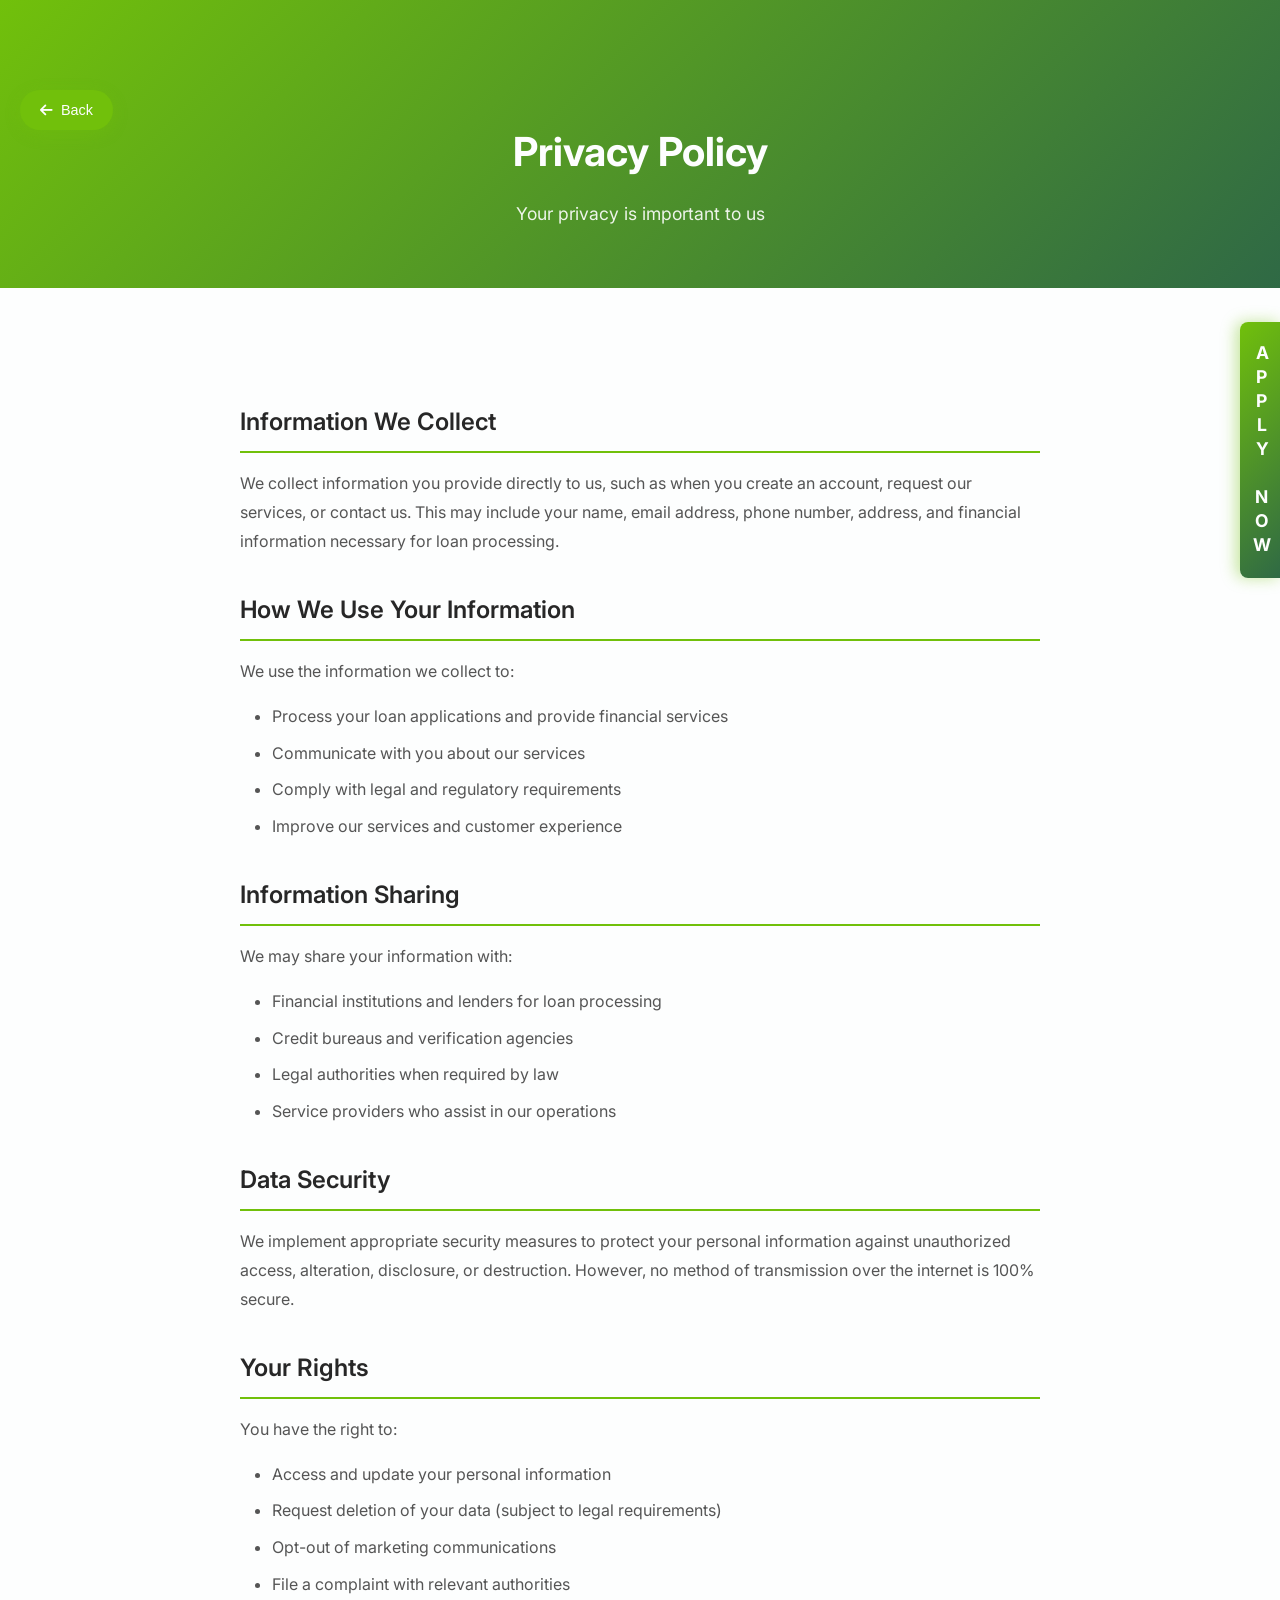
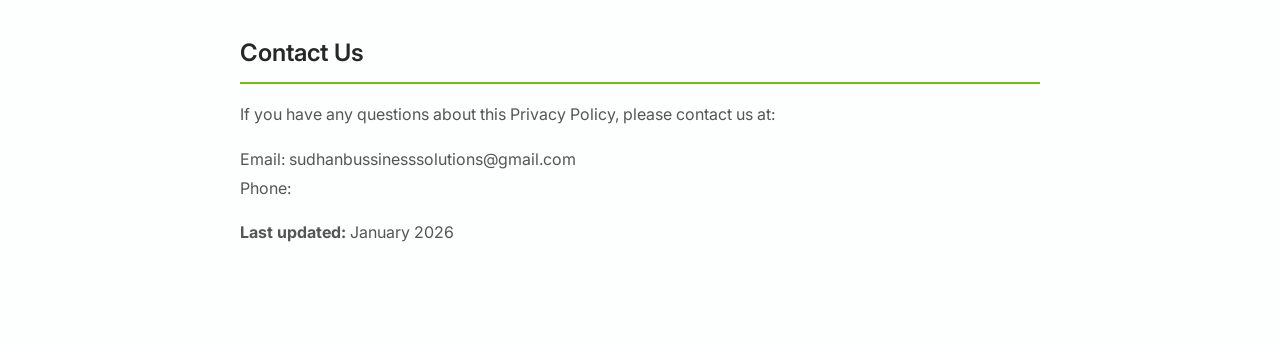
<file: privacy-policy.html>
<!DOCTYPE html>
<html lang="en">
<head>
    <meta charset="UTF-8">
    <meta name="viewport" content="width=device-width, initial-scale=1.0">
    <title>Privacy Policy - SUDHAN Business Solutions</title>
    <link rel="icon" type="image/png" href="assets/Sudhanlogo.png">
    <link rel="stylesheet" href="css/style.css">
    <link href="https://fonts.googleapis.com/css2?family=Inter:wght@300;400;500;600;700&display=swap" rel="stylesheet">
    <link rel="stylesheet" href="https://cdnjs.cloudflare.com/ajax/libs/font-awesome/6.0.0/css/all.min.css">
</head>
<body>
    <!-- Floating Apply Now Button -->
    <a href="contact.html" class="floating-apply-btn">
        <span>APPLY NOW</span>
    </a>

    <!-- Back Button -->
    <div class="back-button-container">
        <button class="back-button" onclick="history.back()">
            <i class="fas fa-arrow-left"></i>
            <span>Back</span>
        </button>
    </div>

    <!-- Privacy Policy Header -->
    <section class="legal-header">
        <div class="container">
            <h1 class="legal-title">Privacy Policy</h1>
            <p class="legal-subtitle">Your privacy is important to us</p>
        </div>
    </section>

    <!-- Privacy Policy Content -->
    <section class="legal-content">
        <div class="container">
            <div class="legal-text">
                <h2>Information We Collect</h2>
                <p>We collect information you provide directly to us, such as when you create an account, request our services, or contact us. This may include your name, email address, phone number, address, and financial information necessary for loan processing.</p>

                <h2>How We Use Your Information</h2>
                <p>We use the information we collect to:</p>
                <ul>
                    <li>Process your loan applications and provide financial services</li>
                    <li>Communicate with you about our services</li>
                    <li>Comply with legal and regulatory requirements</li>
                    <li>Improve our services and customer experience</li>
                </ul>

                <h2>Information Sharing</h2>
                <p>We may share your information with:</p>
                <ul>
                    <li>Financial institutions and lenders for loan processing</li>
                    <li>Credit bureaus and verification agencies</li>
                    <li>Legal authorities when required by law</li>
                    <li>Service providers who assist in our operations</li>
                </ul>

                <h2>Data Security</h2>
                <p>We implement appropriate security measures to protect your personal information against unauthorized access, alteration, disclosure, or destruction. However, no method of transmission over the internet is 100% secure.</p>

                <h2>Your Rights</h2>
                <p>You have the right to:</p>
                <ul>
                    <li>Access and update your personal information</li>
                    <li>Request deletion of your data (subject to legal requirements)</li>
                    <li>Opt-out of marketing communications</li>
                    <li>File a complaint with relevant authorities</li>
                </ul>

                <h2>Contact Us</h2>
                <p>If you have any questions about this Privacy Policy, please contact us at:</p>
                <p>Email: <a href="mailto:sudhanbussinesssolutions@gmail.com"></a>sudhanbussinesssolutions@gmail.com</a><br>
                Phone:  </p>

                <p><strong>Last updated:</strong> January 2026</p>
            </div>
        </div>
    </section>

    <script src="js/script.js"></script>
</body>
</html>
</file>
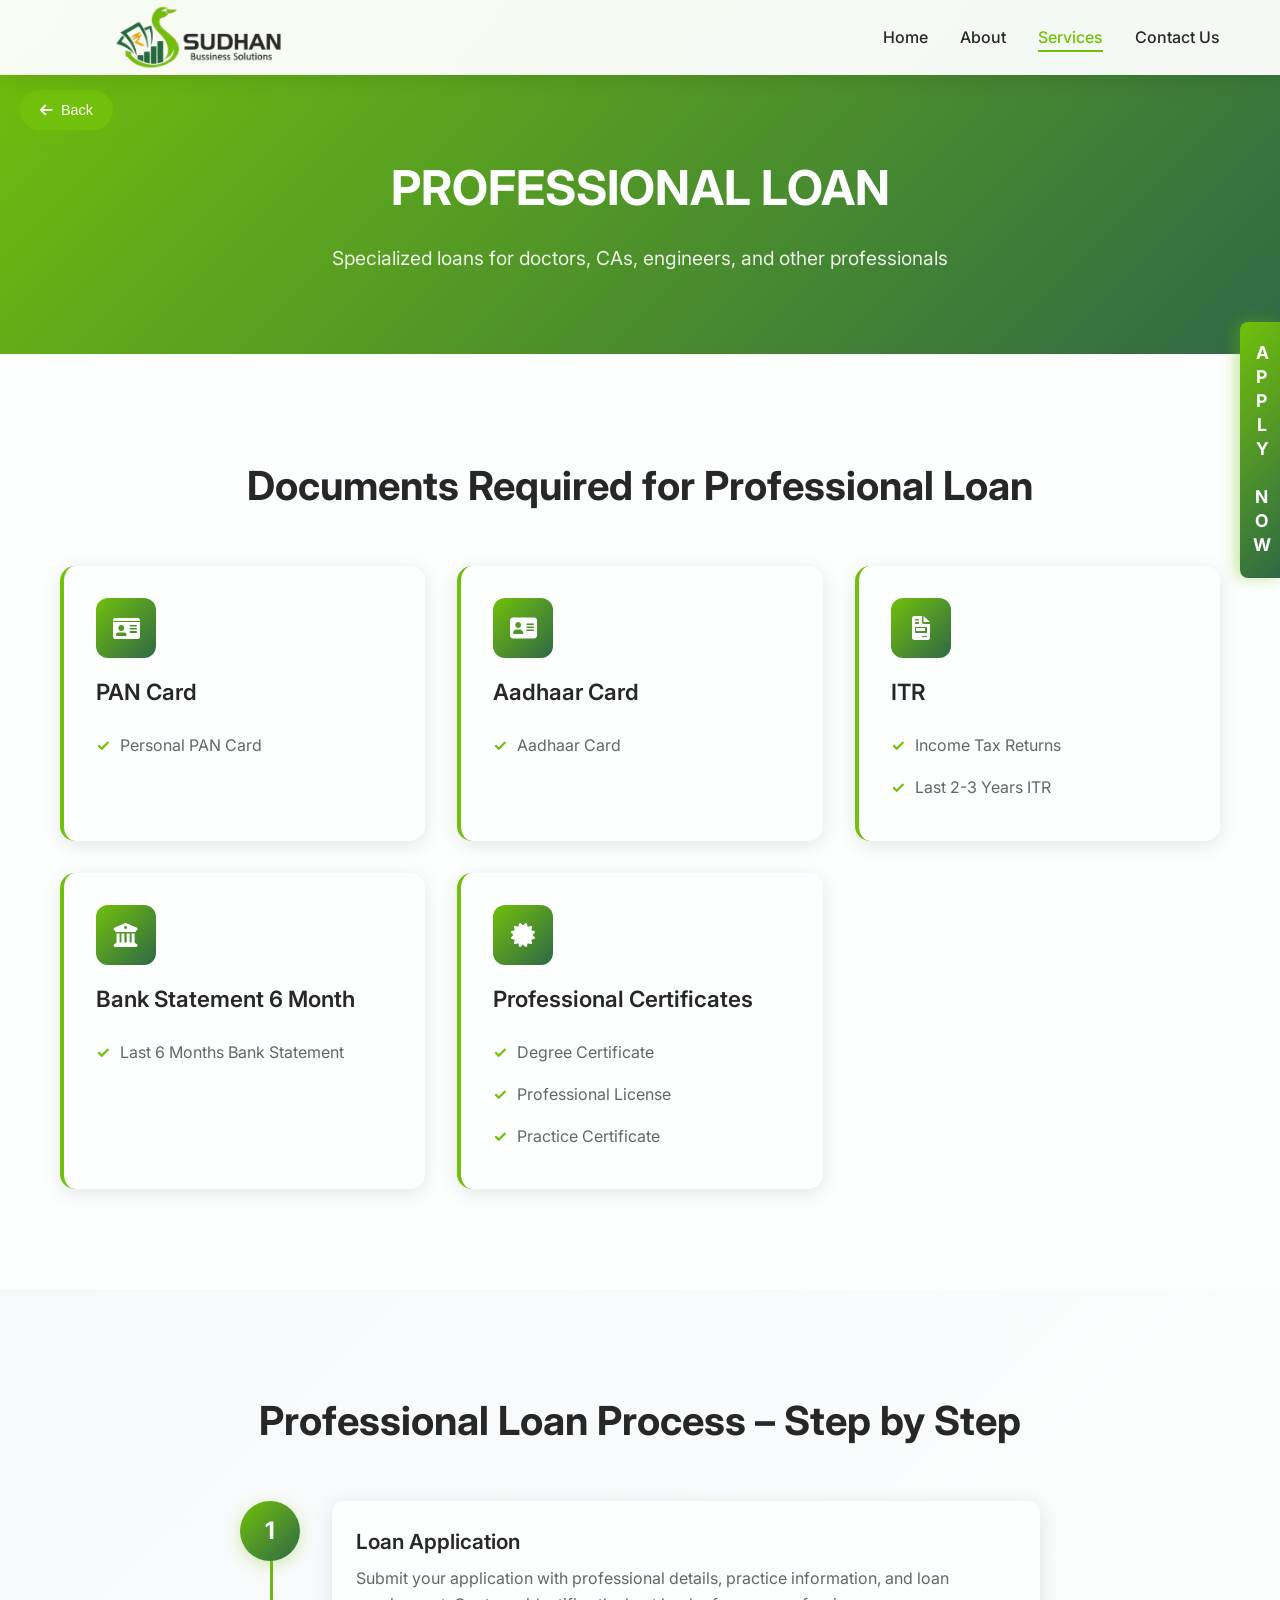
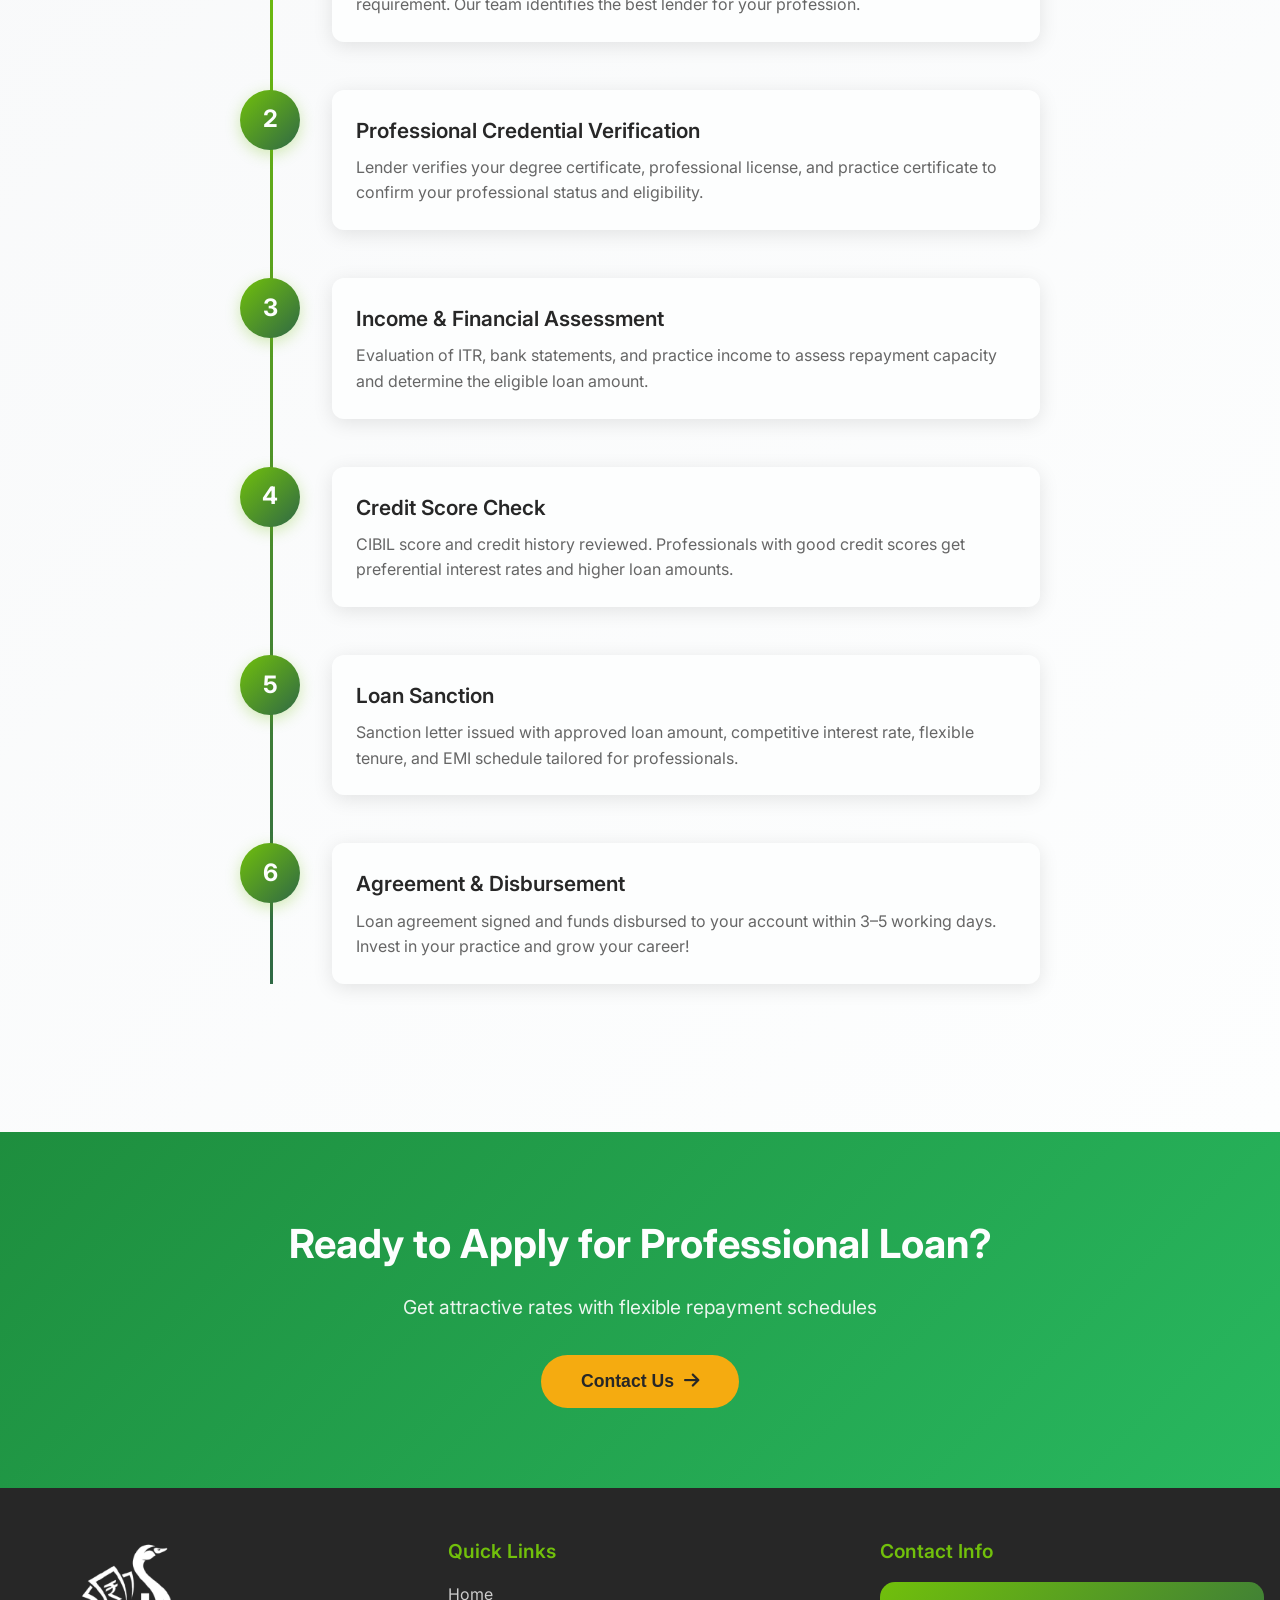
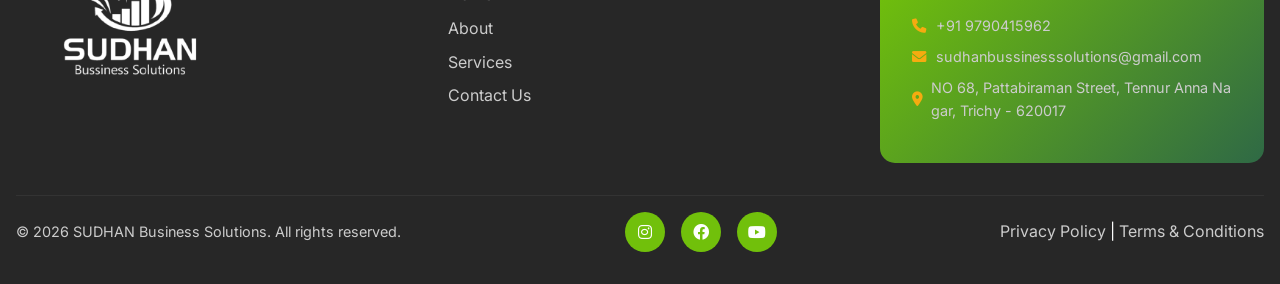
<file: professional-loan.html>
<!DOCTYPE html>
<html lang="en">
<head>
    <meta charset="UTF-8">
    <meta name="viewport" content="width=device-width, initial-scale=1.0">
    <title>Professional Loan - SUDHAN Business Solutions</title>
    <link rel="icon" type="image/png" href="assets/Sudhanlogo.png">
    <link rel="stylesheet" href="css/style.css">
    <link rel="stylesheet" href="css/business-loan.css">
    <link href="https://fonts.googleapis.com/css2?family=Inter:wght@300;400;500;600;700&display=swap" rel="stylesheet">
    <link rel="stylesheet" href="https://cdnjs.cloudflare.com/ajax/libs/font-awesome/6.0.0/css/all.min.css">
</head>
<body>
    <!-- Floating Apply Now Button -->
    <a href="contact.html" class="floating-apply-btn">
        <span>APPLY NOW</span>
    </a>

    <!-- Back Button -->
    <button class="back-button" onclick="history.back()">
        <i class="fas fa-arrow-left"></i>
        <span>Back</span>
    </button>

    <!-- Navigation -->
    <nav class="navbar">
        <div class="nav-container">
            <div class="nav-logo">
                <img src="assets/sudhannewlogo.png" alt="SUDHAN Business Solutions" class="logo">
            </div>
            <ul class="nav-menu">
                <li class="nav-item">
                    <a href="index.html" class="nav-link">Home</a>
                </li>
                <li class="nav-item">
                    <a href="about.html" class="nav-link">About</a>
                </li>
                <li class="nav-item">
                    <a href="services.html" class="nav-link active">Services</a>
                </li>
                <li class="nav-item">
                    <a href="contact.html" class="nav-link">Contact Us</a>
                </li>
            </ul>
            <div class="hamburger">
                <span class="bar"></span>
                <span class="bar"></span>
                <span class="bar"></span>
            </div>
        </div>
    </nav>

    <!-- Header -->
    <section class="bl-header">
        <div class="container">
            <h1 class="bl-title">PROFESSIONAL LOAN</h1>
            <p class="bl-subtitle">Specialized loans for doctors, CAs, engineers, and other professionals</p>
        </div>
    </section>


      <!-- Documents Required Section -->
    <section class="bl-documents">
        <div class="container">
            <h2 class="section-title">Documents Required for Professional Loan</h2>
            <div class="documents-grid">
                <div class="doc-card">
                    <div class="doc-icon">
                        <i class="fas fa-id-card"></i>
                    </div>
                    <h3>PAN Card</h3>
                    <ul>
                        <li>Personal PAN Card</li>
                    </ul>
                </div>

                <div class="doc-card">
                    <div class="doc-icon">
                        <i class="fas fa-address-card"></i>
                    </div>
                    <h3>Aadhaar Card</h3>
                    <ul>
                        <li>Aadhaar Card</li>
                    </ul>
                </div>

                <div class="doc-card">
                    <div class="doc-icon">
                        <i class="fas fa-file-invoice"></i>
                    </div>
                    <h3>ITR</h3>
                    <ul>
                        <li>Income Tax Returns</li>
                        <li>Last 2-3 Years ITR</li>
                    </ul>
                </div>

                <div class="doc-card">
                    <div class="doc-icon">
                        <i class="fas fa-university"></i>
                    </div>
                    <h3>Bank Statement 6 Month</h3>
                    <ul>
                        <li>Last 6 Months Bank Statement</li>
                    </ul>
                </div>

                <div class="doc-card">
                    <div class="doc-icon">
                        <i class="fas fa-certificate"></i>
                    </div>
                    <h3>Professional Certificates</h3>
                    <ul>
                        <li>Degree Certificate</li>
                        <li>Professional License</li>
                        <li>Practice Certificate</li>
                    </ul>
                </div>
            </div>
        </div>
    </section>

    
    <!-- Professional Loan Process Timeline -->
    <section class="bl-process">
        <div class="container">
            <h2 class="section-title">Professional Loan Process – Step by Step</h2>
            <div class="timeline">
                <div class="timeline-item">
                    <div class="timeline-marker">
                        <div class="timeline-number">1</div>
                    </div>
                    <div class="timeline-content">
                        <h3>Loan Application</h3>
                        <p>Submit your application with professional details, practice information, and loan requirement. Our team identifies the best lender for your profession.</p>
                    </div>
                </div>

                <div class="timeline-item">
                    <div class="timeline-marker">
                        <div class="timeline-number">2</div>
                    </div>
                    <div class="timeline-content">
                        <h3>Professional Credential Verification</h3>
                        <p>Lender verifies your degree certificate, professional license, and practice certificate to confirm your professional status and eligibility.</p>
                    </div>
                </div>

                <div class="timeline-item">
                    <div class="timeline-marker">
                        <div class="timeline-number">3</div>
                    </div>
                    <div class="timeline-content">
                        <h3>Income & Financial Assessment</h3>
                        <p>Evaluation of ITR, bank statements, and practice income to assess repayment capacity and determine the eligible loan amount.</p>
                    </div>
                </div>

                <div class="timeline-item">
                    <div class="timeline-marker">
                        <div class="timeline-number">4</div>
                    </div>
                    <div class="timeline-content">
                        <h3>Credit Score Check</h3>
                        <p>CIBIL score and credit history reviewed. Professionals with good credit scores get preferential interest rates and higher loan amounts.</p>
                    </div>
                </div>

                <div class="timeline-item">
                    <div class="timeline-marker">
                        <div class="timeline-number">5</div>
                    </div>
                    <div class="timeline-content">
                        <h3>Loan Sanction</h3>
                        <p>Sanction letter issued with approved loan amount, competitive interest rate, flexible tenure, and EMI schedule tailored for professionals.</p>
                    </div>
                </div>

                <div class="timeline-item">
                    <div class="timeline-marker">
                        <div class="timeline-number">6</div>
                    </div>
                    <div class="timeline-content">
                        <h3>Agreement & Disbursement</h3>
                        <p>Loan agreement signed and funds disbursed to your account within 3–5 working days. Invest in your practice and grow your career!</p>
                    </div>
                </div>
            </div>
        </div>
    </section>

  

    <!-- CTA Section -->
    <section class="bl-cta">
        <div class="container">
            <div class="cta-content">
                <h2>Ready to Apply for Professional Loan?</h2>
                <p>Get attractive rates with flexible repayment schedules</p>
                <button class="cta-button" onclick="window.location.href='contact.html'">
                    <span>Contact Us</span>
                    <i class="fas fa-arrow-right"></i>
                </button>
            </div>
        </div>
    </section>

    <!-- Footer -->
    <footer class="footer">
        <div class="footer-content">
            <div class="footer-section">
                <img src="assets/sudhanfulllogo.png" alt="SUDHAN Business Solutions" class="footer-logo">
            </div>
            <div class="footer-section">
                <h3>Quick Links</h3>
                <ul class="footer-links">
                    <li><a href="index.html">Home</a></li>
                    <li><a href="about.html">About</a></li>
                    <li><a href="services.html">Services</a></li>
                    <li><a href="contact.html">Contact Us</a></li>
                </ul>
            </div>
            <div class="footer-section">
                <h3>Contact Info</h3>
                <div class="contact-info">
                    <p><i class="fas fa-phone"></i> <a href="tel:+919790415962">+91 9790415962</a></p>
                    <p><i class="fas fa-envelope"></i> <a href="mailto:sudhanbussinesssolutions@gmail.com">sudhanbussinesssolutions@gmail.com</a></p>
                    <p><i class="fas fa-map-marker-alt"></i> NO 68, Pattabiraman Street, Tennur Anna Nagar, Trichy - 620017</p>
                </div>
            </div>
        </div>
        <div class="footer-bottom">
            <div class="copyright">
                <p>&copy; <span id="currentYear">2026</span> SUDHAN Business Solutions. All rights reserved.</p>
            </div>
            <div class="social-links">
                <a href="https://www.instagram.com/sudhan_business_solutions?igsh=MWk1d3N4OWdyNWZrag==" target="_blank" class="social-link"><i class="fab fa-instagram"></i></a>
                <a href="#" class="social-link"><i class="fab fa-facebook"></i></a>
                <a href="#" class="social-link"><i class="fab fa-youtube"></i></a>
            </div>
            <div class="footer-legal">
                <a href="privacy-policy.html">Privacy Policy</a> | <a href="terms-conditions.html">Terms & Conditions</a>
            </div>
        </div>
    </footer>

    <script src="js/script.js"></script>
</body>
</html>
</file>
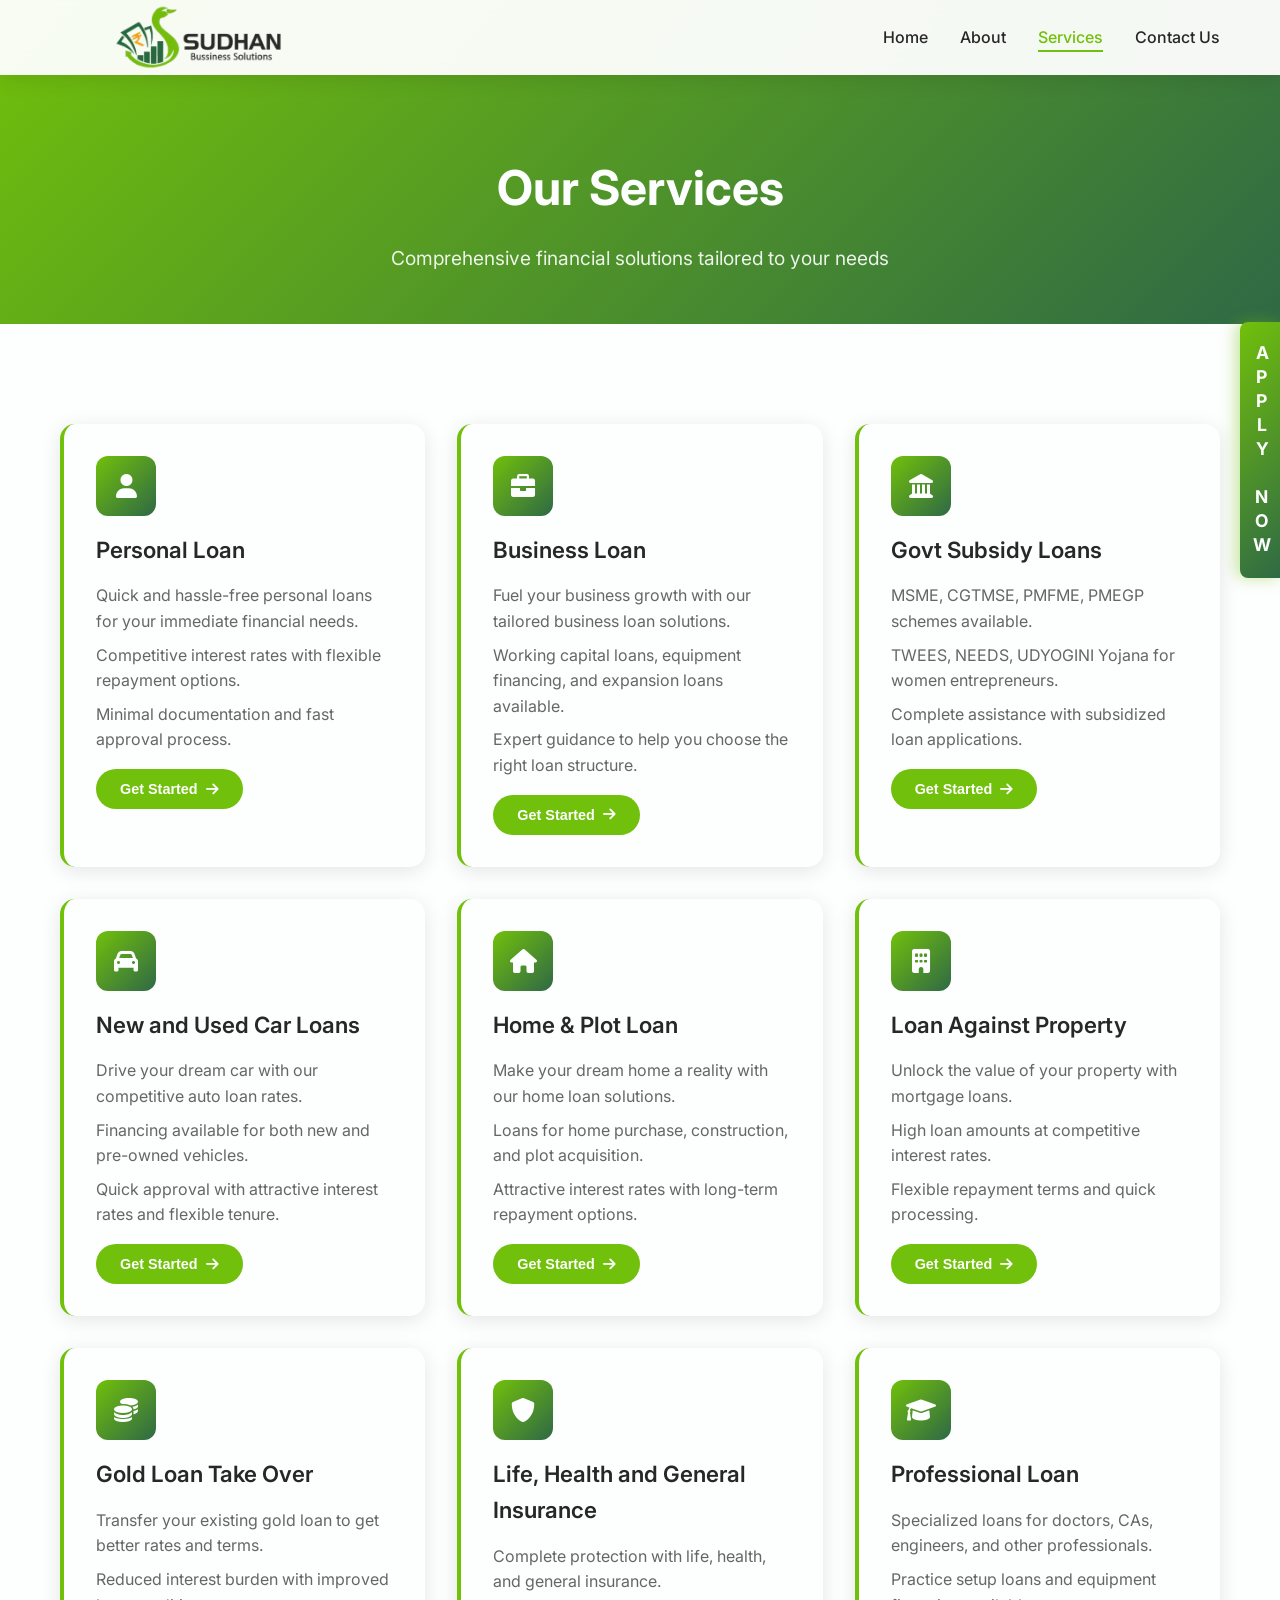
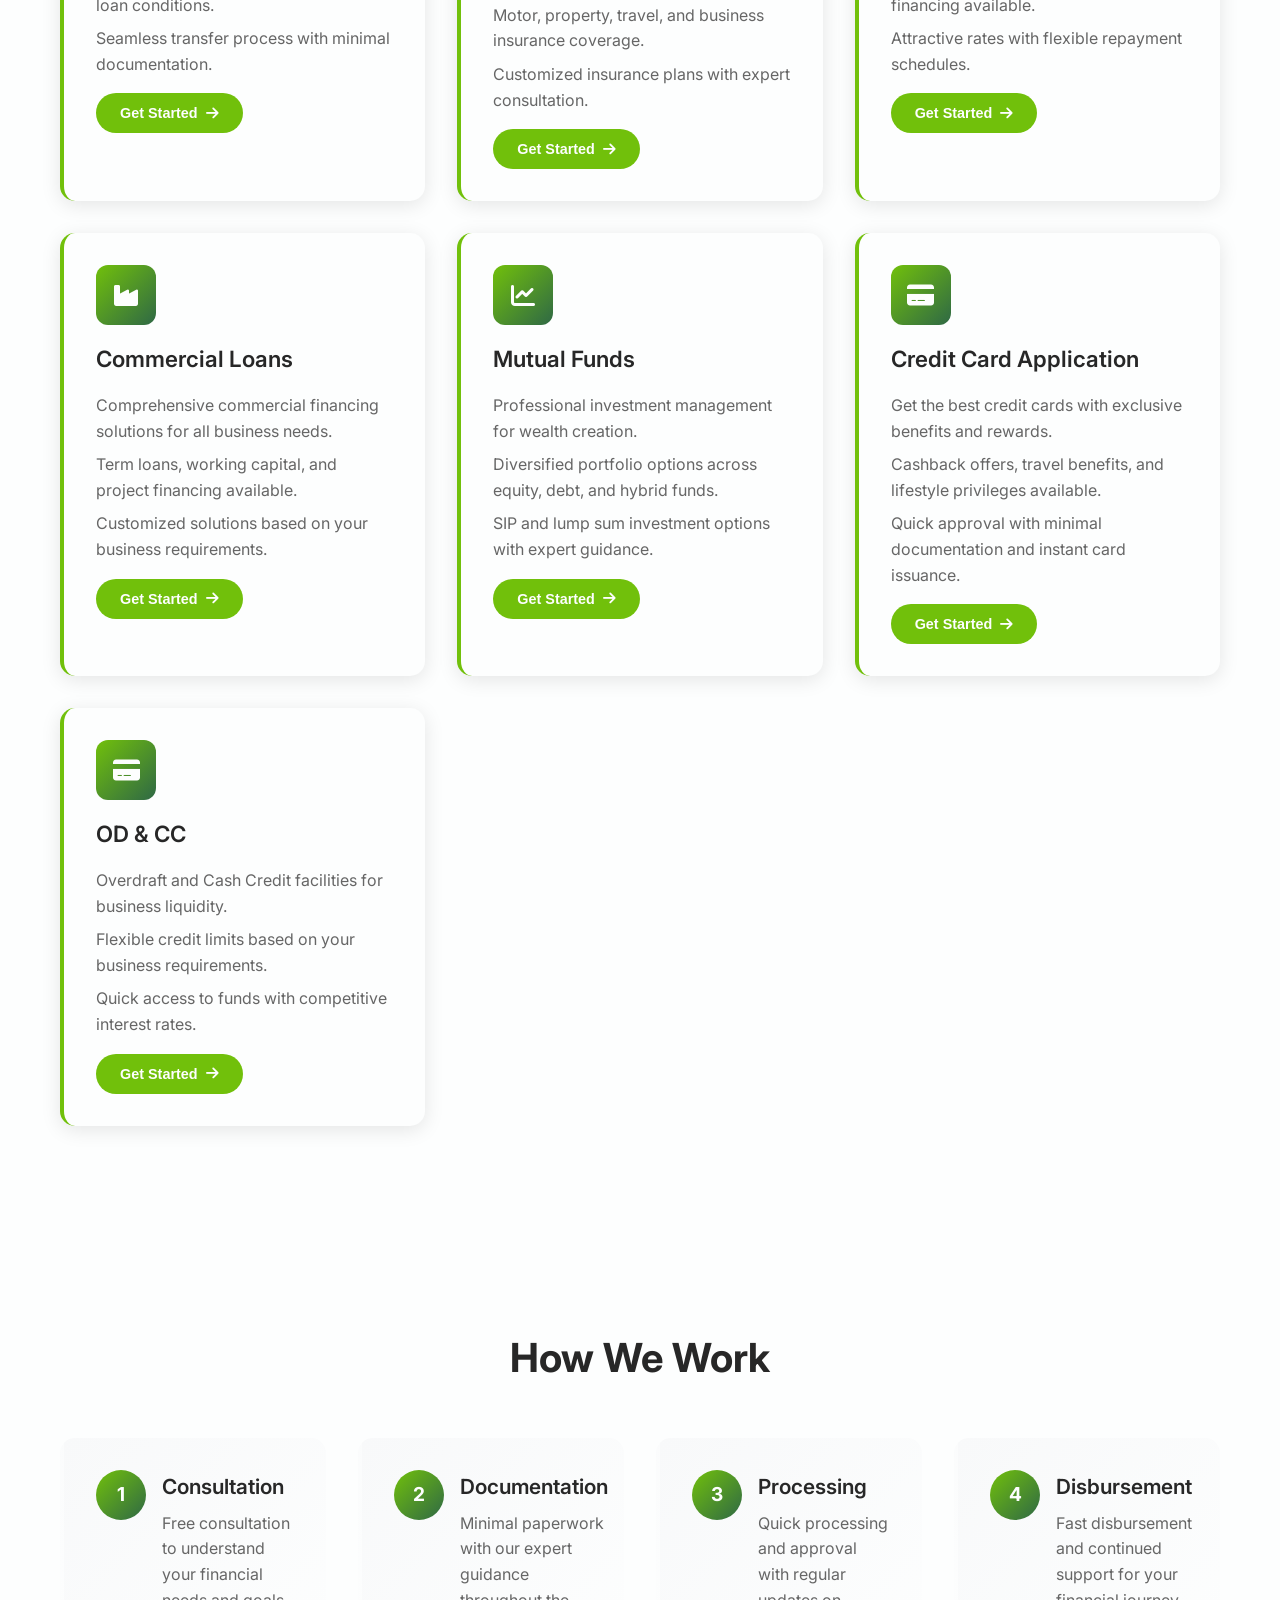
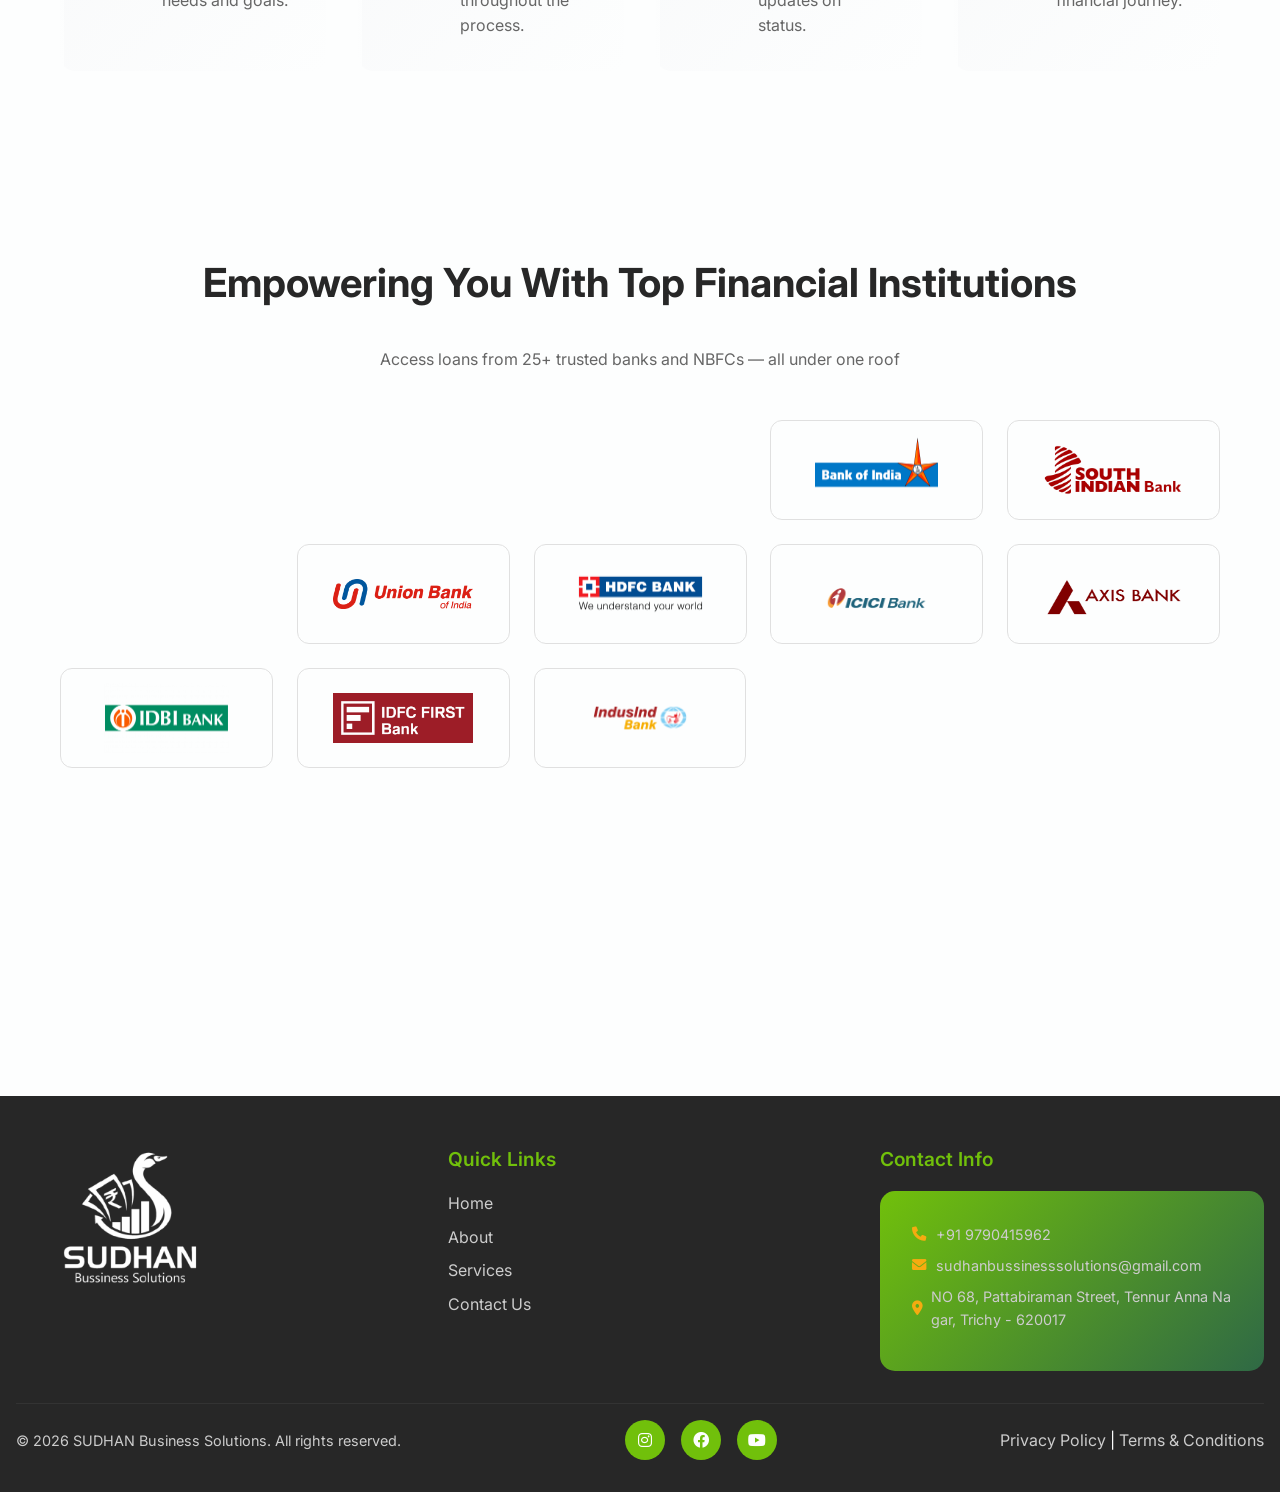
<file: services.html>
<!DOCTYPE html>
<html lang="en">
<head>
    <meta charset="UTF-8">
    <meta name="viewport" content="width=device-width, initial-scale=1.0">
    <title>Services - SUDHAN Business Solutions</title>
    <link rel="icon" type="image/png" href="assets/Sudhanlogo.png">
    <link rel="stylesheet" href="css/style.css">
    <link href="https://fonts.googleapis.com/css2?family=Inter:wght@300;400;500;600;700&display=swap" rel="stylesheet">
    <link rel="stylesheet" href="https://cdnjs.cloudflare.com/ajax/libs/font-awesome/6.0.0/css/all.min.css">
</head>
<body>
    <!-- Floating Apply Now Button -->
    <a href="contact.html" class="floating-apply-btn">
        <span>APPLY NOW</span>
    </a>

    <!-- Navigation -->
    <nav class="navbar">
        <div class="nav-container">
            <div class="nav-logo">
                <a href="index.html">
                    <img src="assets/sudhannewlogo.png" alt="SUDHAN Business Solutions" class="logo">
                </a>
            </div>
            <ul class="nav-menu">
                <li class="nav-item">
                    <a href="index.html" class="nav-link">Home</a>
                </li>
                <li class="nav-item">
                    <a href="about.html" class="nav-link">About</a>
                </li>
                <li class="nav-item">
                    <a href="services.html" class="nav-link active">Services</a>
                </li>
                <li class="nav-item">
                    <a href="contact.html" class="nav-link">Contact Us</a>
                </li>
            </ul>
            <div class="hamburger">
                <span class="bar"></span>
                <span class="bar"></span>
                <span class="bar"></span>
            </div>
        </div>
    </nav>

    <!-- Services Header -->
    <section class="services-header">
        <div class="container">
            <h1 class="services-title">Our Services</h1>
            <p class="services-subtitle">Comprehensive financial solutions tailored to your needs</p>
        </div>
    </section>

    <!-- Services Grid -->
    <section class="services-section">
        <div class="container">
            <div class="services-grid">
                <div class="service-card">
                    <div class="service-icon">
                        <i class="fas fa-user"></i>
                    </div>
                    <h3>Personal Loan</h3>
                    <p>Quick and hassle-free personal loans for your immediate financial needs.</p>
                    <p>Competitive interest rates with flexible repayment options.</p>
                    <p>Minimal documentation and fast approval process.</p>
                    <button class="service-btn" onclick="window.location.href='personal-loan.html'">
                        <span>Get Started</span>
                        <i class="fas fa-arrow-right"></i>
                    </button>
                </div>

                <div class="service-card">
                    <div class="service-icon">
                        <i class="fas fa-briefcase"></i>
                    </div>
                    <h3>Business Loan</h3>
                    <p>Fuel your business growth with our tailored business loan solutions.</p>
                    <p>Working capital loans, equipment financing, and expansion loans available.</p>
                    <p>Expert guidance to help you choose the right loan structure.</p>
                    <button class="service-btn" onclick="window.location.href='business-loan.html'">
                        <span>Get Started</span>
                        <i class="fas fa-arrow-right"></i>
                    </button>
                </div>

                <div class="service-card">
                    <div class="service-icon">
                        <i class="fas fa-landmark"></i>
                    </div>
                    <h3>Govt Subsidy Loans</h3>
                    <p>MSME, CGTMSE, PMFME, PMEGP schemes available.</p>
                    <p>TWEES, NEEDS, UDYOGINI Yojana for women entrepreneurs.</p>
                    <p>Complete assistance with subsidized loan applications.</p>
                    <button class="service-btn" onclick="window.location.href='govt-subsidy-loan.html'">
                        <span>Get Started</span>
                        <i class="fas fa-arrow-right"></i>
                    </button>
                </div>

                <div class="service-card">
                    <div class="service-icon">
                        <i class="fas fa-car"></i>
                    </div>
                    <h3>New and Used Car Loans</h3>
                    <p>Drive your dream car with our competitive auto loan rates.</p>
                    <p>Financing available for both new and pre-owned vehicles.</p>
                    <p>Quick approval with attractive interest rates and flexible tenure.</p>
                    <button class="service-btn" onclick="window.location.href='car-loan.html'">
                        <span>Get Started</span>
                        <i class="fas fa-arrow-right"></i>
                    </button>
                </div>

                <div class="service-card">
                    <div class="service-icon">
                        <i class="fas fa-home"></i>
                    </div>
                    <h3>Home & Plot Loan</h3>
                    <p>Make your dream home a reality with our home loan solutions.</p>
                    <p>Loans for home purchase, construction, and plot acquisition.</p>
                    <p>Attractive interest rates with long-term repayment options.</p>
                    <button class="service-btn" onclick="window.location.href='home-plot-loan.html'">
                        <span>Get Started</span>
                        <i class="fas fa-arrow-right"></i>
                    </button>
                </div>

                <div class="service-card">
                    <div class="service-icon">
                        <i class="fas fa-building"></i>
                    </div>
                    <h3>Loan Against Property</h3>
                    <p>Unlock the value of your property with mortgage loans.</p>
                    <p>High loan amounts at competitive interest rates.</p>
                    <p>Flexible repayment terms and quick processing.</p>
                    <button class="service-btn" onclick="window.location.href='contact.html'">
                        <span>Get Started</span>
                        <i class="fas fa-arrow-right"></i>
                    </button>
                </div>

                <div class="service-card">
                    <div class="service-icon">
                        <i class="fas fa-coins"></i>
                    </div>
                    <h3>Gold Loan Take Over</h3>
                    <p>Transfer your existing gold loan to get better rates and terms.</p>
                    <p>Reduced interest burden with improved loan conditions.</p>
                    <p>Seamless transfer process with minimal documentation.</p>
                    <button class="service-btn" onclick="window.location.href='contact.html'">
                        <span>Get Started</span>
                        <i class="fas fa-arrow-right"></i>
                    </button>
                </div>

                <div class="service-card">
                    <div class="service-icon">
                        <i class="fas fa-shield-alt"></i>
                    </div>
                    <h3>Life, Health and General Insurance</h3>
                    <p>Complete protection with life, health, and general insurance.</p>
                    <p>Motor, property, travel, and business insurance coverage.</p>
                    <p>Customized insurance plans with expert consultation.</p>
                    <button class="service-btn" onclick="window.location.href='contact.html'">
                        <span>Get Started</span>
                        <i class="fas fa-arrow-right"></i>
                    </button>
                </div>

                <div class="service-card">
                    <div class="service-icon">
                        <i class="fas fa-graduation-cap"></i>
                    </div>
                    <h3>Professional Loan</h3>
                    <p>Specialized loans for doctors, CAs, engineers, and other professionals.</p>
                    <p>Practice setup loans and equipment financing available.</p>
                    <p>Attractive rates with flexible repayment schedules.</p>
                    <button class="service-btn" onclick="window.location.href='professional-loan.html'">
                        <span>Get Started</span>
                        <i class="fas fa-arrow-right"></i>
                    </button>
                </div>

                <div class="service-card">
                    <div class="service-icon">
                        <i class="fas fa-industry"></i>
                    </div>
                    <h3>Commercial Loans</h3>
                    <p>Comprehensive commercial financing solutions for all business needs.</p>
                    <p>Term loans, working capital, and project financing available.</p>
                    <p>Customized solutions based on your business requirements.</p>
                    <button class="service-btn" onclick="window.location.href='commercial-loan.html'">
                        <span>Get Started</span>
                        <i class="fas fa-arrow-right"></i>
                    </button>
                </div>

                <div class="service-card">
                    <div class="service-icon">
                        <i class="fas fa-chart-line"></i>
                    </div>
                    <h3>Mutual Funds</h3>
                    <p>Professional investment management for wealth creation.</p>
                    <p>Diversified portfolio options across equity, debt, and hybrid funds.</p>
                    <p>SIP and lump sum investment options with expert guidance.</p>
                    <button class="service-btn" onclick="window.location.href='contact.html'">
                        <span>Get Started</span>
                        <i class="fas fa-arrow-right"></i>
                    </button>
                </div>

                <div class="service-card">
                    <div class="service-icon">
                        <i class="fas fa-credit-card"></i>
                    </div>
                    <h3>Credit Card Application</h3>
                    <p>Get the best credit cards with exclusive benefits and rewards.</p>
                    <p>Cashback offers, travel benefits, and lifestyle privileges available.</p>
                    <p>Quick approval with minimal documentation and instant card issuance.</p>
                    <button class="service-btn" onclick="window.location.href='credit-card.html'">
                        <span>Get Started</span>
                        <i class="fas fa-arrow-right"></i>
                    </button>
                </div>

                <div class="service-card">
                    <div class="service-icon">
                        <i class="fas fa-credit-card"></i>
                    </div>
                    <h3>OD & CC</h3>
                    <p>Overdraft and Cash Credit facilities for business liquidity.</p>
                    <p>Flexible credit limits based on your business requirements.</p>
                    <p>Quick access to funds with competitive interest rates.</p>
                    <button class="service-btn" onclick="window.location.href='contact.html'">
                        <span>Get Started</span>
                        <i class="fas fa-arrow-right"></i>
                    </button>
                </div>
            </div>
        </div>
    </section>

    <!-- Process Section -->
    <section class="process-section">
        <div class="container">
            <h2 class="section-title">How We Work</h2>
            <div class="process-grid">
                <div class="process-step">
                    <div class="step-number">1</div>
                    <div class="step-content">
                        <h3>Consultation</h3>
                        <p>Free consultation to understand your financial needs and goals.</p>
                    </div>
                </div>
                <div class="process-step">
                    <div class="step-number">2</div>
                    <div class="step-content">
                        <h3>Documentation</h3>
                        <p>Minimal paperwork with our expert guidance throughout the process.</p>
                    </div>
                </div>
                <div class="process-step">
                    <div class="step-number">3</div>
                    <div class="step-content">
                        <h3>Processing</h3>
                        <p>Quick processing and approval with regular updates on status.</p>
                    </div>
                </div>
                <div class="process-step">
                    <div class="step-number">4</div>
                    <div class="step-content">
                        <h3>Disbursement</h3>
                        <p>Fast disbursement and continued support for your financial journey.</p>
                    </div>
                </div>
            </div>
        </div>
    </section>

    <!-- Financial Partners Section -->
    <section class="services-partners-section">
        <div class="container">
            <h2 class="section-title">Empowering You With Top Financial Institutions</h2>
            <p class="services-partners-subtitle">Access loans from 25+ trusted banks and NBFCs — all under one roof</p>
            <div class="services-partners-grid">
                <div class="svc-partner-card" data-delay="0">
                    <img src="assets/iob.png" alt="IOB">
                </div>
                <div class="svc-partner-card" data-delay="1">
                    <img src="assets/pnb.png" alt="PNB">
                </div>
                <div class="svc-partner-card" data-delay="2">
                    <img src="assets/bob.png" alt="BOB">
                </div>
                <div class="svc-partner-card" data-delay="3">
                    <img src="assets/boi.png" alt="BOI">
                </div>
                <div class="svc-partner-card" data-delay="4">
                    <img src="assets/sib.png" alt="SIB">
                </div>
                <div class="svc-partner-card" data-delay="5">
                    <img src="assets/canara.png" alt="Canara">
                </div>
                <div class="svc-partner-card" data-delay="6">
                    <img src="assets/union.png" alt="Union">
                </div>
                <div class="svc-partner-card" data-delay="7">
                    <img src="assets/hdfc.png" alt="HDFC">
                </div>
                <div class="svc-partner-card" data-delay="8">
                    <img src="assets/icici.png" alt="ICICI">
                </div>
                <div class="svc-partner-card" data-delay="9">
                    <img src="assets/axis.png" alt="Axis">
                </div>
                <div class="svc-partner-card" data-delay="10">
                    <img src="assets/idbi.png" alt="IDBI">
                </div>
                <div class="svc-partner-card" data-delay="11">
                    <img src="assets/idfc.png" alt="IDFC">
                </div>
                <div class="svc-partner-card" data-delay="12">
                    <img src="assets/indusindbank.png" alt="IndusInd">
                </div>
                <div class="svc-partner-card" data-delay="13">
                    <img src="assets/ujjivanbank.png" alt="Ujjivan">
                </div>
                <div class="svc-partner-card" data-delay="14">
                    <img src="assets/sriram.png" alt="Shriram">
                </div>
                <div class="svc-partner-card" data-delay="15">
                    <img src="assets/bajaj.png" alt="Bajaj">
                </div>
                <div class="svc-partner-card" data-delay="16">
                    <img src="assets/HDB.png" alt="HDB">
                </div>
                <div class="svc-partner-card" data-delay="17">
                    <img src="assets/muthoot.png" alt="Muthoot">
                </div>
                <div class="svc-partner-card" data-delay="18">
                    <img src="assets/Piramal.png" alt="Piramal">
                </div>
                <div class="svc-partner-card" data-delay="19">
                    <img src="assets/godrej.webp" alt="Godrej">
                </div>
                <div class="svc-partner-card" data-delay="20">
                    <img src="assets/adithyabrila.png" alt="Aditya Birla">
                </div>
                <div class="svc-partner-card" data-delay="21">
                    <img src="assets/samman.png" alt="Samman">
                </div>
                <div class="svc-partner-card" data-delay="22">
                    <img src="assets/tvs.png" alt="TVS">
                </div>
                <div class="svc-partner-card" data-delay="23">
                    <img src="assets/tata.jpg" alt="Tata">
                </div>
                <div class="svc-partner-card" data-delay="24">
                    <img src="assets/lic.png" alt="LIC">
                </div>
            </div>
        </div>
    </section>

    <!-- Footer -->
    <footer class="footer">
        <div class="footer-content">
            <div class="footer-section">
                <img src="assets/sudhanfulllogo.png" alt="SUDHAN Business Solutions" class="footer-logo">
            </div>
            <div class="footer-section">
                <h3>Quick Links</h3>
                <ul class="footer-links">
                    <li><a href="index.html">Home</a></li>
                    <li><a href="about.html">About</a></li>
                    <li><a href="services.html">Services</a></li>
                    <li><a href="contact.html">Contact Us</a></li>
                </ul>
            </div>
            <div class="footer-section">
                <h3>Contact Info</h3>
                <div class="contact-info">
                     
                    <p><i class="fas fa-phone"></i> <a href="tel:+919790415962">+91 9790415962</a></p>
                    <p><i class="fas fa-envelope"></i> <a href="mailto:sudhanbussinesssolutions@gmail.com">sudhanbussinesssolutions@gmail.com</a></p>
                    <p><i class="fas fa-map-marker-alt"></i> NO 68, Pattabiraman Street, Tennur Anna Nagar, Trichy - 620017</p>
                </div>
            </div>
        </div>
        <div class="footer-bottom">
            <div class="copyright">
                <p>&copy; <span id="currentYear">2026</span> SUDHAN Business Solutions. All rights reserved.</p>
            </div>
            <div class="social-links">
                <a href="https://www.instagram.com/sudhan_business_solutions?igsh=MWk1d3N4OWdyNWZrag==" target="_blank" class="social-link"><i class="fab fa-instagram"></i></a>
                <a href="#" class="social-link"><i class="fab fa-facebook"></i></a>
                <a href="#" class="social-link"><i class="fab fa-youtube"></i></a>
            </div>
            <div class="footer-legal">
                <a href="privacy-policy.html">Privacy Policy</a> | <a href="terms-conditions.html">Terms & Conditions</a>
            </div>
        </div>
    </footer>

    <script src="js/script.js"></script>
    <script>
        // Scroll-triggered flip animation for services partners grid
        const svcCards = document.querySelectorAll('.svc-partner-card');

        const svcObserver = new IntersectionObserver((entries) => {
            entries.forEach(entry => {
                if (entry.isIntersecting) {
                    const card = entry.target;
                    const delay = parseInt(card.getAttribute('data-delay')) * 60;
                    setTimeout(() => {
                        card.classList.add('animate-flip');
                    }, delay);
                } else {
                    entry.target.classList.remove('animate-flip');
                    entry.target.style.opacity = '0';
                    entry.target.style.transform = 'rotateY(90deg)';
                }
            });
        }, { threshold: 0.15, rootMargin: '0px 0px -50px 0px' });

        svcCards.forEach(card => svcObserver.observe(card));
    </script>
</body>
</html>
</file>
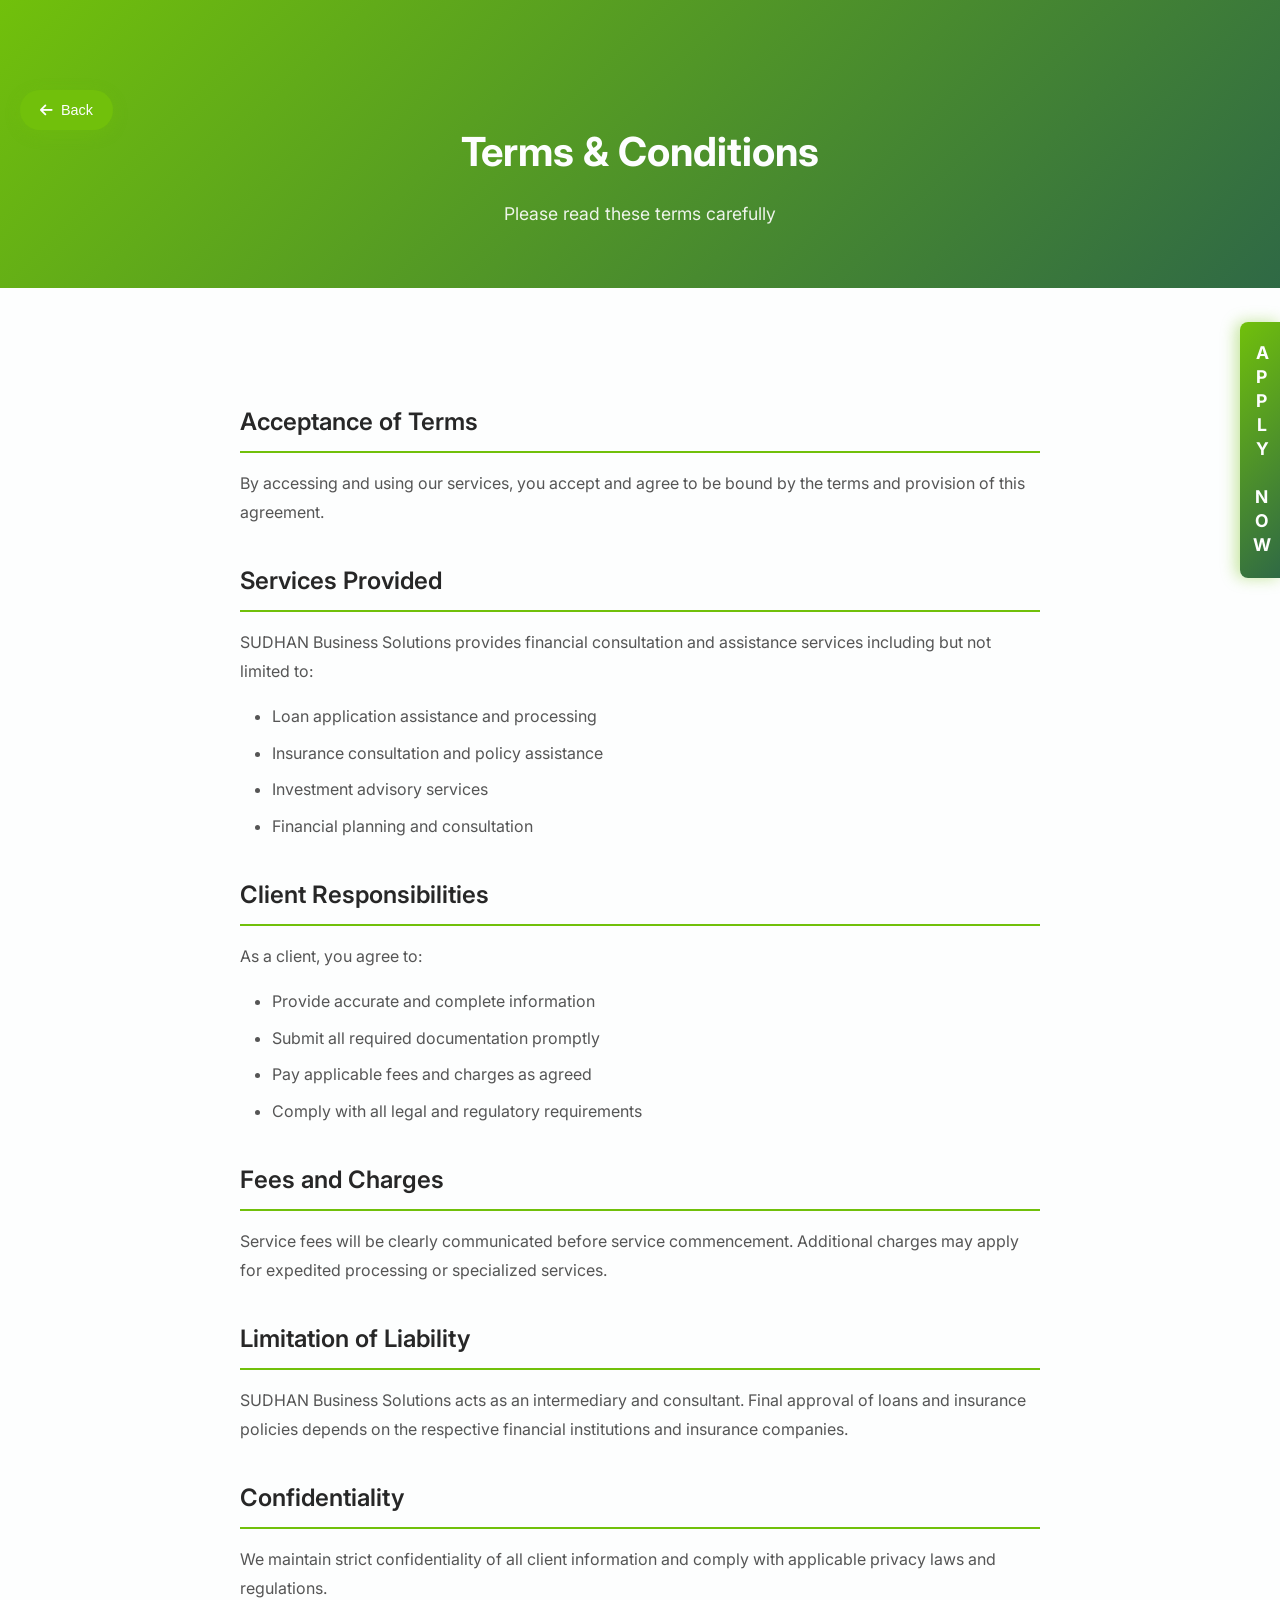
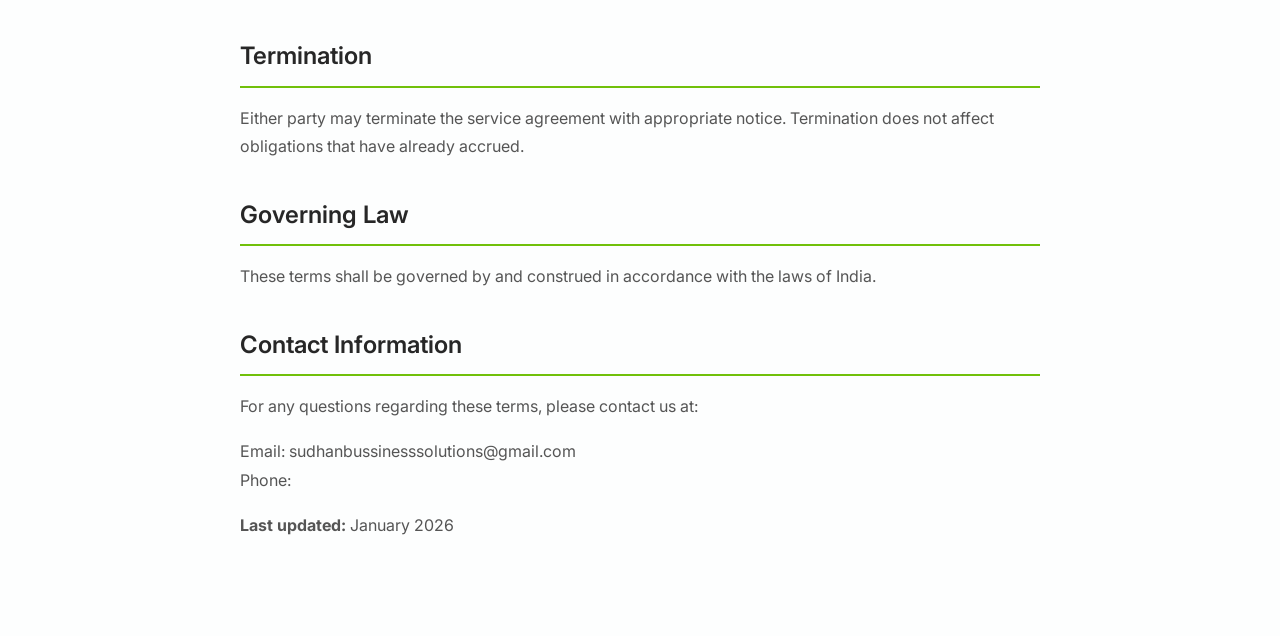
<file: terms-conditions.html>
<!DOCTYPE html>
<html lang="en">
<head>
    <meta charset="UTF-8">
    <meta name="viewport" content="width=device-width, initial-scale=1.0">
    <title>Terms & Conditions - SUDHAN Business Solutions</title>
    <link rel="icon" type="image/png" href="assets/Sudhanlogo.png">
    <link rel="stylesheet" href="css/style.css">
    <link href="https://fonts.googleapis.com/css2?family=Inter:wght@300;400;500;600;700&display=swap" rel="stylesheet">
    <link rel="stylesheet" href="https://cdnjs.cloudflare.com/ajax/libs/font-awesome/6.0.0/css/all.min.css">
</head>
<body>
    <!-- Floating Apply Now Button -->
    <a href="contact.html" class="floating-apply-btn">
        <span>APPLY NOW</span>
    </a>

    <!-- Back Button -->
    <div class="back-button-container">
        <button class="back-button" onclick="history.back()">
            <i class="fas fa-arrow-left"></i>
            <span>Back</span>
        </button>
    </div>

    <!-- Terms Header -->
    <section class="legal-header">
        <div class="container">
            <h1 class="legal-title">Terms & Conditions</h1>
            <p class="legal-subtitle">Please read these terms carefully</p>
        </div>
    </section>

    <!-- Terms Content -->
    <section class="legal-content">
        <div class="container">
            <div class="legal-text">
                <h2>Acceptance of Terms</h2>
                <p>By accessing and using our services, you accept and agree to be bound by the terms and provision of this agreement.</p>

                <h2>Services Provided</h2>
                <p>SUDHAN Business Solutions provides financial consultation and assistance services including but not limited to:</p>
                <ul>
                    <li>Loan application assistance and processing</li>
                    <li>Insurance consultation and policy assistance</li>
                    <li>Investment advisory services</li>
                    <li>Financial planning and consultation</li>
                </ul>

                <h2>Client Responsibilities</h2>
                <p>As a client, you agree to:</p>
                <ul>
                    <li>Provide accurate and complete information</li>
                    <li>Submit all required documentation promptly</li>
                    <li>Pay applicable fees and charges as agreed</li>
                    <li>Comply with all legal and regulatory requirements</li>
                </ul>

                <h2>Fees and Charges</h2>
                <p>Service fees will be clearly communicated before service commencement. Additional charges may apply for expedited processing or specialized services.</p>

                <h2>Limitation of Liability</h2>
                <p>SUDHAN Business Solutions acts as an intermediary and consultant. Final approval of loans and insurance policies depends on the respective financial institutions and insurance companies.</p>

                <h2>Confidentiality</h2>
                <p>We maintain strict confidentiality of all client information and comply with applicable privacy laws and regulations.</p>

                <h2>Termination</h2>
                <p>Either party may terminate the service agreement with appropriate notice. Termination does not affect obligations that have already accrued.</p>

                <h2>Governing Law</h2>
                <p>These terms shall be governed by and construed in accordance with the laws of India.</p>

                <h2>Contact Information</h2>
                <p>For any questions regarding these terms, please contact us at:</p>
                <p>Email: <a href="mailto:sudhanbussinesssolutions@gmail.com"></a>sudhanbussinesssolutions@gmail.com</a><br>
                Phone:  </p>

                <p><strong>Last updated:</strong> January 2026</p>
            </div>
        </div>
    </section>

    <script src="js/script.js"></script>
</body>
</html>
</file>
<file: css/style.css>
/* CSS Variables */
:root {
    --primary-green: #71C00B;
    --dark-green: #2F6945;
    --accent-yellow: #F5AB10;
    --text-black: #272727;
    --light-bg: #A5B59E;
    --white: #FDFEFE;
    --shadow: 0 4px 20px rgba(0, 0, 0, 0.1);
    --transition: all 0.3s ease;
}

/* Reset and Base Styles */
* {
    margin: 0;
    padding: 0;
    box-sizing: border-box;
}

html {
    scroll-behavior: smooth;
}

body {
    font-family: 'Inter', sans-serif;
    line-height: 1.6;
    color: var(--text-black);
    background-color: var(--white);
}

.container {
    max-width: 1200px;
    margin: 0 auto;
    padding: 0 20px;
}

/* Navigation */
.navbar {
    position: fixed;
    top: 0;
    width: 100%;
    background: rgba(255, 255, 255, 0.95);
    backdrop-filter: blur(10px);
    z-index: 1000;
    padding: 0;
    box-shadow: var(--shadow);
}

.nav-container {
    max-width: 1200px;
    margin: 0 auto;
    padding: 0 20px;
    display: flex;
    justify-content: space-between;
    align-items: center;
    height: 75px;
}

.logo {
    height: 180px;
    width: auto;
    object-fit: contain;
    background: transparent !important;
    box-shadow: none !important;
    border: none !important;
    outline: none !important;
    filter: none !important;
    mix-blend-mode: multiply !important;
    opacity: 1 !important;
    margin-top: 8%;
    padding: 0;
    display: block;
    vertical-align: middle;
}

.nav-menu {
    display: flex;
    list-style: none;
    gap: 2rem;
}

.nav-link {
    text-decoration: none;
    color: var(--text-black);
    font-weight: 500;
    transition: var(--transition);
    position: relative;
}

.nav-link:hover,
.nav-link.active {
    color: var(--primary-green);
}

.nav-link::after {
    content: '';
    position: absolute;
    bottom: -5px;
    left: 0;
    width: 0;
    height: 2px;
    background: var(--primary-green);
    transition: var(--transition);
}

.nav-link:hover::after,
.nav-link.active::after {
    width: 100%;
}

.hamburger {
    display: none;
    flex-direction: column;
    cursor: pointer;
}

.bar {
    width: 25px;
    height: 3px;
    background: var(--text-black);
    margin: 3px 0;
    transition: var(--transition);
}

/* Hero Section */
.hero {
    height: 100vh;
    display: flex;
    align-items: center;
    justify-content: center;
    position: relative;
    background: linear-gradient(135deg, rgba(113, 192, 11, 0.85) 0%, rgba(47, 105, 69, 0.85) 100%), url('../assets/bg.png');
    background-size: cover;
    background-position: center;
    background-repeat: no-repeat;
    overflow: hidden;
}

.hero-bg {
    position: absolute;
    top: 0;
    left: 0;
    width: 100%;
    height: 100%;
    background: url('data:image/svg+xml,<svg xmlns="http://www.w3.org/2000/svg" viewBox="0 0 100 100"><defs><pattern id="grain" width="100" height="100" patternUnits="userSpaceOnUse"><circle cx="25" cy="25" r="1" fill="rgba(255,255,255,0.1)"/><circle cx="75" cy="75" r="1" fill="rgba(255,255,255,0.1)"/></pattern></defs><rect width="100" height="100" fill="url(%23grain)"/></svg>');
    opacity: 0.2;
}

.hero-content {
    text-align: center;
    z-index: 2;
    max-width: 800px;
    padding: 0 20px;
}

.hero-title {
    font-size: 3.5rem;
    font-weight: 700;
    color: var(--white);
    margin-bottom: 2rem;
    line-height: 1.2;
}

.hero-title .line-1,
.hero-title .line-2 {
    display: block;
    opacity: 0;
    transform: translateY(50px);
    animation: slideUp 1s ease forwards;
}

.hero-title .line-2 {
    animation-delay: 0.3s;
}

.cta-button {
    background: var(--accent-yellow);
    color: var(--text-black);
    border: none;
    padding: 1rem 2rem;
    font-size: 1.1rem;
    font-weight: 600;
    border-radius: 50px;
    cursor: pointer;
    transition: var(--transition);
    display: inline-flex;
    align-items: center;
    gap: 10px;
    opacity: 0;
    transform: translateY(30px);
    animation: slideUp 1s ease forwards 0.6s;
}

.cta-button:hover {
    transform: translateY(-3px);
    box-shadow: 0 10px 30px rgba(245, 171, 16, 0.3);
}

.cta-button i {
    transition: var(--transition);
}

.cta-button:hover i {
    transform: translateX(5px);
}

/* Intro Section */
.intro-section {
    padding: 100px 0;
    background: #71C00B
;
}

.intro-content {
    text-align: center;
    max-width: 800px;
    margin: 0 auto;
}

.intro-text {
    font-size: 1.3rem;
    margin-bottom: 1.5rem;
    opacity: 0;
    transform: translateY(30px);
    transition: var(--transition);
}

.intro-text.animate {
    opacity: 1;
    transform: translateY(0);
}

/* About Page Styles */
.about-hero {
    padding: 150px 0 100px;
    background: linear-gradient(135deg, var(--dark-green) 0%, var(--primary-green) 100%);
    text-align: center;
}

.about-title {
    font-size: 2.5rem;
    font-weight: 700;
    color: var(--white);
    line-height: 1.3;
}

.about-title .line-1,
.about-title .line-2,
.about-title .line-3 {
    display: block;
    opacity: 0;
    transform: translateY(30px);
    animation: slideUp 0.8s ease forwards;
}

.about-title .line-2 {
    animation-delay: 0.2s;
}

.about-title .line-3 {
    animation-delay: 0.4s;
}

.service-highlights {
    padding: 100px 0;
    background: var(--white);
}

.section-title {
    text-align: center;
    font-size: 2.5rem;
    font-weight: 700;
    color: var(--text-black);
    margin-bottom: 3rem;
}

.highlights-grid {
    display: grid;
    grid-template-columns: repeat(auto-fit, minmax(300px, 1fr));
    gap: 2rem;
    margin-bottom: 3rem;
}

.highlight-card {
    background: var(--white);
    padding: 2rem;
    border-radius: 15px;
    text-align: center;
    box-shadow: var(--shadow);
    transition: var(--transition);
    opacity: 0;
    transform: translateY(30px);
}

.highlight-card.animate {
    opacity: 1;
    transform: translateY(0);
}

.highlight-card:hover {
    transform: translateY(-10px);
    box-shadow: 0 15px 40px rgba(0, 0, 0, 0.15);
}

.highlight-icon {
    width: 80px;
    height: 80px;
    background: linear-gradient(135deg, var(--primary-green), var(--dark-green));
    border-radius: 50%;
    display: flex;
    align-items: center;
    justify-content: center;
    margin: 0 auto 1rem;
}

.highlight-icon i {
    font-size: 2rem;
    color: var(--white);
}

.highlight-card h3 {
    font-size: 1.5rem;
    font-weight: 600;
    color: var(--text-black);
    margin-bottom: 1rem;
}

.highlight-card p {
    color: #666;
    line-height: 1.6;
}

.cta-section {
    text-align: center;
}

/* Services Page Styles */
.services-header {
    padding: 150px 0 50px;
    background: linear-gradient(135deg, var(--primary-green) 0%, var(--dark-green) 100%);
    text-align: center;
}

.services-title {
    font-size: 3rem;
    font-weight: 700;
    color: var(--white);
    margin-bottom: 1rem;
}

.services-subtitle {
    font-size: 1.2rem;
    color: rgba(255, 255, 255, 0.9);
}

.services-section {
    padding: 100px 0;
    background: var(--white);
}

.services-grid {
    display: grid;
    grid-template-columns: repeat(auto-fit, minmax(350px, 1fr));
    gap: 2rem;
}

.service-card {
    background: var(--white);
    padding: 2rem;
    border-radius: 15px;
    box-shadow: var(--shadow);
    transition: var(--transition);
    opacity: 0;
    transform: translateY(30px);
    border-left: 4px solid var(--primary-green);
}

.service-card.animate {
    opacity: 1;
    transform: translateY(0);
}

.service-card:hover {
    transform: translateY(-10px);
    box-shadow: 0 15px 40px rgba(0, 0, 0, 0.15);
    border-left-color: var(--accent-yellow);
}

.service-icon {
    width: 60px;
    height: 60px;
    background: linear-gradient(135deg, var(--primary-green), var(--dark-green));
    border-radius: 12px;
    display: flex;
    align-items: center;
    justify-content: center;
    margin-bottom: 1rem;
}

.service-icon i {
    font-size: 1.5rem;
    color: var(--white);
}

.service-card h3 {
    font-size: 1.4rem;
    font-weight: 600;
    color: var(--text-black);
    margin-bottom: 1rem;
}

.service-card p {
    color: #666;
    margin-bottom: 0.5rem;
    line-height: 1.6;
}

.service-btn {
    background: var(--primary-green);
    color: var(--white);
    border: none;
    padding: 12px 24px;
    border-radius: 25px;
    font-size: 0.9rem;
    font-weight: 600;
    cursor: pointer;
    display: flex;
    align-items: center;
    justify-content: center;
    gap: 8px;
    margin-top: 1rem;
    transition: all 0.3s ease;
    position: relative;
    overflow: hidden;
}

.service-btn:hover {
    background: var(--dark-green);
    transform: translateY(-2px);
    box-shadow: 0 8px 25px rgba(113, 192, 11, 0.3);
}

.service-btn:hover i {
    transform: translateX(5px);
}

.service-btn:active {
    transform: translateY(0);
}

/* Contact Page Styles */
.contact-header {
    padding: 150px 0 50px;
    background: linear-gradient(135deg, var(--dark-green) 0%, var(--primary-green) 100%);
    text-align: center;
}

.contact-title {
    font-size: 3rem;
    font-weight: 700;
    color: var(--white);
    margin-bottom: 1rem;
}

.contact-subtitle {
    font-size: 1.2rem;
    color: rgba(255, 255, 255, 0.9);
}

.contact-section {
    padding: 100px 0;
    background: var(--white);
}

.contact-content {
    display: grid;
    grid-template-columns: 1fr 1fr;
    gap: 4rem;
    align-items: start;
}

.contact-info {
    background: linear-gradient(135deg, var(--primary-green), var(--dark-green));
    padding: 2rem;
    border-radius: 15px;
    color: var(--white);
}

.contact-info h2 {
    font-size: 2rem;
    font-weight: 600;
    color: var(--white);
    margin-bottom: 1rem;
}

.contact-info p {
    color: rgba(255, 255, 255, 0.9);
    margin-bottom: 2rem;
    line-height: 1.6;
}

.contact-details {
    display: flex;
    flex-direction: column;
    gap: 1.5rem;
}

.contact-item {
    display: flex;
    align-items: flex-start;
    gap: 1rem;
}

.contact-item i {
    font-size: 1.2rem;
    color: var(--white);
    margin-top: 0.2rem;
}

.contact-item h4 {
    font-weight: 600;
    color: var(--white);
    margin-bottom: 0.5rem;
}

.contact-item p {
    color: rgba(255, 255, 255, 0.9);
    margin: 0;
}

.managing-director {
    margin: 1.5rem 0;
    padding: 1rem;
    border-left: 3px solid var(--accent-yellow);
    background: rgba(255, 255, 255, 0.1);
    border-radius: 8px;
}

.managing-director h4 {
    font-size: 1.2rem;
    font-weight: 600;
    color: var(--white);
    margin-bottom: 0.3rem;
}

.managing-director p {
    font-size: 0.9rem;
    color: var(--accent-yellow);
    font-weight: 500;
    margin: 0;
}

/* Contact Form */
.contact-form-container {
    background: var(--white);
    padding: 2rem;
    border-radius: 15px;
    box-shadow: var(--shadow);
}

.contact-form {
    display: flex;
    flex-direction: column;
    gap: 1.5rem;
}

.form-group {
    position: relative;
}

.form-group input,
.form-group textarea {
    width: 100%;
    padding: 1rem;
    border: 2px solid #e0e0e0;
    border-radius: 8px;
    font-size: 1rem;
    font-family: inherit;
    background: transparent;
    transition: var(--transition);
}

.form-group input:focus,
.form-group textarea:focus {
    outline: none;
    border-color: var(--primary-green);
}

.form-group label {
    position: absolute;
    top: 1rem;
    left: 1rem;
    color: #999;
    font-size: 1rem;
    pointer-events: none;
    transition: var(--transition);
}

.form-group input:focus + label,
.form-group input:valid + label,
.form-group textarea:focus + label,
.form-group textarea:valid + label {
    top: -0.5rem;
    left: 0.5rem;
    font-size: 0.8rem;
    color: var(--primary-green);
    background: var(--white);
    padding: 0 0.5rem;
}

.submit-button {
    background: var(--primary-green);
    color: var(--white);
    border: none;
    padding: 1rem 2rem;
    font-size: 1.1rem;
    font-weight: 600;
    border-radius: 8px;
    cursor: pointer;
    transition: var(--transition);
    display: flex;
    align-items: center;
    justify-content: center;
    gap: 10px;
}

.submit-button:hover {
    background: var(--dark-green);
    transform: translateY(-2px);
    box-shadow: 0 8px 25px rgba(113, 192, 11, 0.3);
}

/* Partner Banks Section */
.partners-section {
    padding: 80px 0;
    background: var(--white);
    overflow: hidden;
}

.partners-slider {
    margin-top: 3rem;
    overflow: hidden;
    position: relative;
}

.partners-slider::before,
.partners-slider::after {
    content: '';
    position: absolute;
    top: 0;
    width: 100px;
    height: 100%;
    z-index: 2;
}

.partners-slider::before {
    left: 0;
    background: linear-gradient(to right, var(--white), transparent);
}

.partners-slider::after {
    right: 0;
    background: linear-gradient(to left, var(--white), transparent);
}

.partners-track {
    display: flex;
    gap: 3rem;
    animation: scroll 60s linear infinite;
}

.partners-track:hover {
    animation-play-state: paused;
}

.partners-track img {
    height: 80px;
    width: 120px;
    object-fit: contain;
    filter: none;
    opacity: 1;
    transition: all 0.3s ease;
    flex-shrink: 0;
}

.partners-track img:hover {
    transform: scale(1.1);
}

@keyframes scroll {
    0% {
        transform: translateX(0);
    }
    100% {
        transform: translateX(calc(-120px * 25 - 3rem * 25));
    }
}

@media (max-width: 768px) {
    .partners-track img {
        height: 70px;
        width: 100px;
    }
}

/* Services Page - Financial Partners Grid Section */
.services-partners-section {
    padding: 80px 0;
    background: transparent;
}

.services-partners-subtitle {
    text-align: center;
    color: #666;
    font-size: 1rem;
    margin-top: -1rem;
    margin-bottom: 3rem;
    max-width: 600px;
    margin-left: auto;
    margin-right: auto;
}

.services-partners-grid {
    display: grid;
    grid-template-columns: repeat(5, 1fr);
    gap: 1.5rem;
}

.svc-partner-card {
    background: transparent;
    border-radius: 12px;
    padding: 16px;
    display: flex;
    align-items: center;
    justify-content: center;
    height: 100px;
    border: 1.5px solid #e0e0e0;
    transition: border-color 0.3s ease, transform 0.3s ease, box-shadow 0.3s ease;
    opacity: 0;
    transform: rotateY(90deg);
}

.svc-partner-card.animate-flip {
    animation: partnerFlipIn 0.5s ease forwards;
}

.svc-partner-card:hover {
    border-color: var(--primary-color, #1a73e8);
    transform: translateY(-4px);
    box-shadow: 0 6px 20px rgba(0,0,0,0.1);
}

.svc-partner-card img {
    width: 140px;
    height: 70px;
    object-fit: contain;
}

@keyframes partnerFlipIn {
    from {
        opacity: 0;
        transform: rotateY(90deg) scale(0.8);
    }
    to {
        opacity: 1;
        transform: rotateY(0deg) scale(1);
    }
}

@media (max-width: 992px) {
    .services-partners-grid {
        grid-template-columns: repeat(4, 1fr);
    }
}

@media (max-width: 768px) {
    .services-partners-grid {
        grid-template-columns: repeat(3, 1fr);
        gap: 1rem;
    }
    .svc-partner-card {
        height: 120px;
        padding: 16px;
    }
    .svc-partner-card img {
        width: 130px;
        height: 65px;
    }
}

@media (max-width: 480px) {
    .services-partners-grid {
        grid-template-columns: repeat(2, 1fr);
        gap: 0.8rem;
    }
    .svc-partner-card {
        height: 110px;
        padding: 14px;
    }
    .svc-partner-card img {
        width: 120px;
        height: 60px;
    }
}

/* About Page - Lending Partners Grid Section */
.about-partners-section {
    padding: 80px 0;
    background: #f8f9fa;
}

.about-partners-subtitle {
    text-align: center;
    color: #666;
    font-size: 1rem;
    margin-top: -1rem;
    margin-bottom: 3rem;
    max-width: 600px;
    margin-left: auto;
    margin-right: auto;
}

.about-partners-grid {
    display: grid;
    grid-template-columns: repeat(5, 1fr);
    gap: 1.5rem;
}

.about-partner-card {
    background: #fff;
    border-radius: 12px;
    padding: 20px;
    display: flex;
    align-items: center;
    justify-content: center;
    box-shadow: 0 2px 10px rgba(0,0,0,0.07);
    height: 100px;
    transition: transform 0.3s ease, box-shadow 0.3s ease;
    opacity: 0;
    transform: translateY(40px);
}

.about-partner-card.animate-in {
    animation: partnerFadeUp 0.5s ease forwards;
}

.about-partner-card:hover {
    transform: translateY(-5px) scale(1.05);
    box-shadow: 0 8px 25px rgba(0,0,0,0.15);
}

.about-partner-card img {
    width: 140px;
    height: 70px;
    object-fit: contain;
}

@keyframes partnerFadeUp {
    from {
        opacity: 0;
        transform: translateY(40px);
    }
    to {
        opacity: 1;
        transform: translateY(0);
    }
}

@media (max-width: 992px) {
    .about-partners-grid {
        grid-template-columns: repeat(4, 1fr);
    }
}

@media (max-width: 768px) {
    .about-partners-grid {
        grid-template-columns: repeat(3, 1fr);
        gap: 1rem;
    }
    .about-partner-card {
        height: 120px;
        padding: 16px;
    }
    .about-partner-card img {
        width: 130px;
        height: 65px;
    }
}

@media (max-width: 480px) {
    .about-partners-grid {
        grid-template-columns: repeat(2, 1fr);
        gap: 0.8rem;
    }
    .about-partner-card {
        height: 110px;
        padding: 14px;
    }
    .about-partner-card img {
        width: 120px;
        height: 60px;
    }
}

/* Footer */
.footer {
    background: var(--text-black);
    color: var(--white);
    padding: 3rem 0 1rem;
}

.footer-content {
    display: grid;
    grid-template-columns: repeat(auto-fit, minmax(250px, 1fr));
    gap: 2rem;
    margin-bottom: 2rem;
    margin-left: 1rem;
}

.footer-section h3 {
    font-size: 1.2rem;
    font-weight: 600;
    margin-bottom: 1rem;
    color: var(--primary-green);
}

.footer-logo {
    height: 150px;
    width: auto;
    filter: brightness(0) invert(1);
}

.footer-links {
    list-style: none;
}

.footer-links li {
    margin-bottom: 0.5rem;
}

.footer-links a {
    color: #ccc;
    text-decoration: none;
    transition: var(--transition);
}

.footer-links a:hover {
    color: var(--primary-green);
    transform: translateX(5px);
}

.contact-info p {
    display: flex;
    align-items: center;
    gap: 0.5rem;
    margin-bottom: 0.5rem;
    color: #ccc;
    word-break: break-all;
    font-size: 0.9rem;
}

.footer-section {
    padding-right: 1rem;
}

@media (max-width: 768px) {
    .footer-content {
        grid-template-columns: 1fr;
        gap: 1.5rem;
        margin-left: 0;
        padding: 0 1rem;
    }
    
    .footer-section {
        padding-right: 0;
    }
    
    .contact-info p {
        font-size: 0.8rem;
        word-wrap: break-word;
        overflow-wrap: break-word;
        margin-right: 1rem;
    }
}

.contact-info a {
    color: #ccc;
    text-decoration: none;
    transition: var(--transition);
}

.contact-info a:hover {
    color: var(--accent-yellow);
}

.contact-item a {
    color: rgba(255, 255, 255, 0.9);
    text-decoration: none;
    transition: var(--transition);
}

.contact-item a:hover {
    color: var(--accent-yellow);
}

.contact-info i {
    color: var(--accent-yellow);
    width: 16px;
}

.footer-bottom {
    border-top: 1px solid #333;
    padding-top: 1rem;
    display: flex;
    justify-content: space-between;
    align-items: center;
    flex-wrap: wrap;
    gap: 1rem;
    margin: 1rem;
}

.copyright {
    color: #ccc;
    font-size: 0.9rem;
}

.copyright p {
    margin: 0;
}

.social-links {
    display: flex;
    gap: 1rem;
}

.social-link {
    width: 40px;
    height: 40px;
    background: var(--primary-green);
    border-radius: 50%;
    display: flex;
    align-items: center;
    justify-content: center;
    color: var(--white);
    text-decoration: none;
    transition: var(--transition);
}

.social-link:hover {
    background: var(--accent-yellow);
    color: var(--text-black);
    transform: translateY(-3px);
}

.footer-legal a {
    color: #ccc;
    text-decoration: none;
    transition: var(--transition);
}

.footer-legal a:hover {
    color: var(--primary-green);
}

/* Animations */
@keyframes slideUp {
    to {
        opacity: 1;
        transform: translateY(0);
    }
}

@keyframes fadeIn {
    to {
        opacity: 1;
    }
}

/* Responsive Design */
@media (max-width: 768px) {
    .footer-bottom {
        flex-direction: column;
        text-align: center;
        gap: 1rem;
    }

    .copyright {
        order: 3;
    }

    .social-links {
        order: 1;
    }

    .footer-legal {
        order: 2;
    }
}

/* EMI Calculator Section */
.emi-section {
    padding: 100px 0;
    background: var(--white);
}

.emi-calculator {
    display: grid;
    grid-template-columns: 1fr 1fr;
    gap: 4rem;
    margin-top: 3rem;
    background: var(--white);
    padding: 3rem;
    border-radius: 20px;
    box-shadow: var(--shadow);
}

.calculator-inputs {
    display: flex;
    flex-direction: column;
    gap: 2.5rem;
}

.input-group {
    position: relative;
}

.input-group label {
    display: block;
    font-size: 1.1rem;
    font-weight: 600;
    color: var(--text-black);
    margin-bottom: 1rem;
}

.input-display {
    background: linear-gradient(135deg, #e8f5e8 0%, #fff5e6 100%);
    padding: 1rem 1.5rem;
    border-radius: 10px;
    display: flex;
    align-items: center;
    gap: 0.5rem;
    margin-bottom: 1rem;
    border: 2px solid transparent;
    transition: var(--transition);
}

.input-display:hover {
    border-color: var(--accent-yellow);
    background: linear-gradient(135deg, #e8f5e8 0%, #fff5e6 100%);
}

.input-display input[type="number"] {
    border: none;
    background: transparent;
    font-size: 1.3rem;
    font-weight: 700;
    color: var(--primary-green);
    outline: none;
    width: 100%;
    padding: 0;
}

.input-display input[type="number"]::-webkit-inner-spin-button,
.input-display input[type="number"]::-webkit-outer-spin-button {
    -webkit-appearance: none;
    margin: 0;
}

.input-display input[type="number"] {
    -moz-appearance: textfield;
}

.currency {
    font-size: 1.2rem;
    font-weight: 600;
    color: var(--primary-green);
}

.input-display span {
    font-size: 1.3rem;
    font-weight: 700;
    color: var(--primary-green);
}

.unit {
    font-size: 1.1rem;
    font-weight: 600;
    color: var(--primary-green);
}

input[type="range"] {
    width: 100%;
    height: 8px;
    border-radius: 5px;
    background: #ddd;
    outline: none;
    -webkit-appearance: none;
    margin-bottom: 0.5rem;
    transition: var(--transition);
}

input[type="range"]::-webkit-slider-track {
    height: 8px;
    border-radius: 5px;
    background: linear-gradient(to right, var(--primary-green) 0%, var(--primary-green) var(--slider-percent, 0%), #ddd var(--slider-percent, 0%), #ddd 100%);
}

input[type="range"]::-moz-range-track {
    height: 8px;
    border-radius: 5px;
    background: linear-gradient(to right, var(--primary-green) 0%, var(--primary-green) var(--slider-percent, 0%), #ddd var(--slider-percent, 0%), #ddd 100%);
    border: none;
}

input[type="range"]::-webkit-slider-thumb {
    -webkit-appearance: none;
    appearance: none;
    width: 20px;
    height: 20px;
    border-radius: 50%;
    background: var(--primary-green);
    cursor: pointer;
    box-shadow: 0 2px 6px rgba(113, 192, 11, 0.3);
    transition: var(--transition);
}

input[type="range"]::-webkit-slider-thumb:hover {
    transform: scale(1.2);
    box-shadow: 0 4px 12px rgba(113, 192, 11, 0.4);
}

input[type="range"]::-moz-range-thumb {
    width: 20px;
    height: 20px;
    border-radius: 50%;
    background: var(--primary-green);
    cursor: pointer;
    border: none;
    box-shadow: 0 2px 6px rgba(113, 192, 11, 0.3);
}

.range-labels {
    display: flex;
    justify-content: space-between;
    font-size: 0.9rem;
    color: #666;
    font-weight: 500;
}

.calculator-results {
    display: flex;
    flex-direction: column;
    gap: 2rem;
}

.results-summary {
    display: flex;
    flex-direction: column;
    gap: 1.5rem;
}

.result-item {
    display: flex;
    justify-content: space-between;
    align-items: center;
    padding: 1rem 0;
    border-bottom: 1px solid #eee;
}

.result-item:last-child {
    border-bottom: 2px solid var(--primary-green);
    font-weight: 700;
}

.result-label {
    font-size: 1rem;
    color: #666;
    font-weight: 500;
}

.result-value {
    font-size: 1.3rem;
    font-weight: 700;
    color: var(--text-black);
}

.result-item:last-child .result-value {
    color: var(--primary-green);
    font-size: 1.4rem;
}

.chart-container {
    display: flex;
    flex-direction: column;
    align-items: center;
    gap: 1.5rem;
}

.pie-chart {
    width: 200px;
    height: 200px;
    border-radius: 50%;
    background: conic-gradient(
        var(--accent-yellow) 0deg 359deg,
        var(--dark-green) 359deg 360deg
    );
    position: relative;
    display: flex;
    align-items: center;
    justify-content: center;
    transition: var(--transition);
}

.pie-chart::before {
    content: '';
    width: 120px;
    height: 120px;
    background: var(--white);
    border-radius: 50%;
    position: absolute;
}

.chart-legend {
    position: absolute;
    bottom: -60px;
    display: flex;
    flex-direction: column;
    gap: 0.5rem;
    z-index: 2;
}

.legend-item {
    display: flex;
    align-items: center;
    gap: 0.5rem;
    font-size: 0.9rem;
    color: var(--text-black);
}

.legend-color {
    width: 12px;
    height: 12px;
    border-radius: 2px;
}

.legend-color.principal {
    background: var(--accent-yellow);
}

.legend-color.interest {
    background: var(--dark-green);
}

/* Responsive Design for EMI Calculator */
@media (max-width: 768px) {
    .emi-calculator {
        grid-template-columns: 1fr;
        gap: 2rem;
        padding: 2rem;
    }
    
    .input-display {
        padding: 0.8rem 1rem;
    }
    
    .input-display span {
        font-size: 1.1rem;
    }
    
    .pie-chart {
        width: 150px;
        height: 150px;
    }
    
    .pie-chart::before {
        width: 90px;
        height: 90px;
    }
}

@media (max-width: 480px) {
    .emi-calculator {
        padding: 1.5rem;
    }
    
    .calculator-inputs {
        gap: 2rem;
    }
    
    .result-value {
        font-size: 1.1rem;
    }
    
    .result-item:last-child .result-value {
        font-size: 1.2rem;
    }
}

/* Stats Section */
.stats-section {
    padding: 80px 0;
    background: var(--light-bg);
}

.stats-grid {
    display: grid;
    grid-template-columns: repeat(auto-fit, minmax(200px, 1fr));
    gap: 2rem;
}

.stat-card {
    text-align: center;
    padding: 2rem;
    background: var(--white);
    border-radius: 15px;
    box-shadow: var(--shadow);
    transition: var(--transition);
    opacity: 0;
    transform: translateY(30px);
}

.stat-card.animate {
    opacity: 1;
    transform: translateY(0);
}

.stat-card:hover {
    transform: translateY(-10px);
    box-shadow: 0 15px 40px rgba(0, 0, 0, 0.15);
}

.stat-number {
    font-size: 3rem;
    font-weight: 700;
    color: var(--primary-green);
    margin-bottom: 0.5rem;
}

.stat-label {
    font-size: 1.1rem;
    color: var(--text-black);
    font-weight: 500;
}

/* Features Section */
.features-section {
    padding: 100px 0;
    background: var(--white);
}

.features-grid {
    display: grid;
    grid-template-columns: repeat(auto-fit, minmax(300px, 1fr));
    gap: 2rem;
    margin-top: 3rem;
}

.feature-card {
    text-align: center;
    padding: 2rem;
    border-radius: 15px;
    transition: var(--transition);
    opacity: 0;
    transform: translateY(30px);
    background: linear-gradient(135deg, var(--white) 0%, #f8f9fa 100%);
    border: 1px solid #e9ecef;
}

.feature-card.animate {
    opacity: 1;
    transform: translateY(0);
}

.feature-card:hover {
    transform: translateY(-10px);
    box-shadow: 0 15px 40px rgba(113, 192, 11, 0.1);
    border-color: var(--primary-green);
}

.feature-icon {
    width: 70px;
    height: 70px;
    background: linear-gradient(135deg, var(--primary-green), var(--dark-green));
    border-radius: 50%;
    display: flex;
    align-items: center;
    justify-content: center;
    margin: 0 auto 1rem;
    transition: var(--transition);
}

.feature-card:hover .feature-icon {
    transform: scale(1.1) rotate(5deg);
}

.feature-icon i {
    font-size: 1.8rem;
    color: var(--white);
}

.feature-card h3 {
    font-size: 1.4rem;
    font-weight: 600;
    color: var(--text-black);
    margin-bottom: 1rem;
}

.feature-card p {
    color: #666;
    line-height: 1.6;
}

/* Owner Section */
.owner-section {
    padding: 100px 0;
    background: var(--white);
    overflow: hidden;
}

.owner-content {
    display: grid;
    grid-template-columns: 400px 1fr;
    gap: 4rem;
    align-items: center;
}

.owner-image-wrapper {
    position: relative;
    opacity: 0;
    transform: translateX(-100px) rotate(-5deg);
    transition: all 1s cubic-bezier(0.34, 1.56, 0.64, 1);
}

.owner-image-wrapper.animate {
    opacity: 1;
    transform: translateX(0) rotate(0deg);
}

.owner-image-wrapper::before {
    content: '';
    position: absolute;
    top: -30px;
    left: -30px;
    right: 30px;
    bottom: 30px;
    background: conic-gradient(from 0deg, var(--primary-green), var(--accent-yellow), var(--dark-green), var(--primary-green));
    border-radius: 50%;
    z-index: -1;
    animation: spinGlow 8s linear infinite;
    filter: blur(15px);
}

@keyframes spinGlow {
    0% {
        transform: rotate(0deg);
    }
    100% {
        transform: rotate(360deg);
    }
}

.owner-image {
    width: 100%;
    height: 400px;
    object-fit: cover;
    border-radius: 50%;
    border: 8px solid var(--white);
    box-shadow: 0 20px 60px rgba(0, 0, 0, 0.2);
    transition: var(--transition);
}

.owner-image:hover {
    transform: scale(1.05);
    box-shadow: 0 25px 70px rgba(0, 0, 0, 0.3);
}

.owner-text {
    opacity: 0;
    transform: translateX(100px);
    transition: all 1s cubic-bezier(0.34, 1.56, 0.64, 1) 0.3s;
}

.owner-text.animate {
    opacity: 1;
    transform: translateX(0);
}

.owner-text h2 {
    font-size: 2.5rem;
    font-weight: 700;
    color: var(--primary-green);
    margin-bottom: 1rem;
    position: relative;
    display: inline-block;
}

.owner-text h2::after {
    content: '';
    position: absolute;
    bottom: -10px;
    left: 0;
    width: 0;
    height: 4px;
    background: linear-gradient(90deg, var(--primary-green), var(--accent-yellow));
    transition: width 0.8s ease 0.5s;
}

.owner-text.animate h2::after {
    width: 100%;
}

.owner-text h3 {
    font-size: 2rem;
    font-weight: 600;
    color: var(--text-black);
    margin-bottom: 0.5rem;
}

.owner-title {
    font-size: 1.2rem;
    color: var(--accent-yellow);
    font-weight: 600;
    margin-bottom: 1.5rem;
}

.owner-text p {
    font-size: 1.1rem;
    line-height: 1.8;
    color: #555;
    margin-bottom: 1rem;
}

@media (max-width: 968px) {
    .owner-content {
        grid-template-columns: 1fr;
        gap: 3rem;
        text-align: center;
    }
    
    .owner-image-wrapper {
        max-width: 350px;
        margin: 0 auto;
    }
    
    .owner-image {
        height: 350px;
    }
    
    .owner-text h2::after {
        left: 50%;
        transform: translateX(-50%);
    }
}

@media (max-width: 480px) {
    .owner-image-wrapper {
        max-width: 280px;
    }
    
    .owner-image {
        height: 280px;
    }
    
    .owner-text h2 {
        font-size: 2rem;
    }
    
    .owner-text h3 {
        font-size: 1.5rem;
    }
}

/* Mission Section */
.mission-section {
    padding: 100px 0;
    background: linear-gradient(135deg, var(--light-bg) 0%, #f8f9fa 100%);
}

.mission-content {
    display: grid;
    grid-template-columns: repeat(auto-fit, minmax(300px, 1fr));
    gap: 2rem;
}

.mission-card {
    background: var(--white);
    padding: 2rem;
    border-radius: 15px;
    text-align: center;
    box-shadow: var(--shadow);
    transition: var(--transition);
    opacity: 0;
    transform: translateY(30px);
    position: relative;
    overflow: hidden;
}

.mission-card::before {
    content: '';
    position: absolute;
    top: 0;
    left: -100%;
    width: 100%;
    height: 3px;
    background: linear-gradient(90deg, var(--primary-green), var(--accent-yellow));
    transition: left 0.5s ease;
}

.mission-card:hover::before {
    left: 0;
}

.mission-card.animate {
    opacity: 1;
    transform: translateY(0);
}

.mission-card:hover {
    transform: translateY(-10px);
    box-shadow: 0 15px 40px rgba(0, 0, 0, 0.15);
}

.mission-icon {
    width: 80px;
    height: 80px;
    background: linear-gradient(135deg, var(--primary-green), var(--dark-green));
    border-radius: 50%;
    display: flex;
    align-items: center;
    justify-content: center;
    margin: 0 auto 1rem;
    transition: var(--transition);
}

.mission-card:hover .mission-icon {
    transform: scale(1.1) rotate(-5deg);
}

.mission-icon i {
    font-size: 2rem;
    color: var(--white);
}

.mission-card h3 {
    font-size: 1.5rem;
    font-weight: 600;
    color: var(--text-black);
    margin-bottom: 1rem;
}

.mission-card p {
    color: #666;
    line-height: 1.6;
}

/* Process Section */
.process-section {
    padding: 100px 0;
    background: var(--white);
}

.process-grid {
    display: grid;
    grid-template-columns: repeat(auto-fit, minmax(250px, 1fr));
    gap: 2rem;
    margin-top: 3rem;
}

.process-step {
    display: flex;
    align-items: flex-start;
    gap: 1rem;
    padding: 2rem;
    background: linear-gradient(135deg, #f8f9fa 0%, var(--white) 100%);
    border-radius: 15px;
    transition: var(--transition);
    opacity: 0;
    transform: translateX(-30px);
    border-left: 4px solid transparent;
}

.process-step.animate {
    opacity: 1;
    transform: translateX(0);
}

.process-step:hover {
    transform: translateX(10px);
    border-left-color: var(--primary-green);
    box-shadow: 0 10px 30px rgba(113, 192, 11, 0.1);
}

.step-number {
    width: 50px;
    height: 50px;
    background: linear-gradient(135deg, var(--primary-green), var(--dark-green));
    border-radius: 50%;
    display: flex;
    align-items: center;
    justify-content: center;
    font-size: 1.2rem;
    font-weight: 700;
    color: var(--white);
    flex-shrink: 0;
    transition: var(--transition);
}

.process-step:hover .step-number {
    transform: scale(1.1);
}

.step-content h3 {
    font-size: 1.3rem;
    font-weight: 600;
    color: var(--text-black);
    margin-bottom: 0.5rem;
}

.step-content p {
    color: #666;
    line-height: 1.6;
    margin: 0;
}

/* Legal Pages Styles */
.back-button-container {
    position: fixed;
    top: 20px;
    left: 20px;
    z-index: 1000;
}

/* Floating Apply Now Button */
.floating-apply-btn {
    position: fixed;
    right: -2px;
    top: 50%;
    transform: translateY(-50%);
    z-index: 998;
    background: linear-gradient(135deg, var(--primary-green), var(--dark-green));
    color: var(--white);
    border: none;
    padding: 20px 12px;
    font-size: 1.1rem;
    font-weight: 700;
    letter-spacing: 3px;
    cursor: pointer;
    border-radius: 8px 0 0 8px;
    box-shadow: -4px 0 15px rgba(113, 192, 11, 0.4);
    transition: all 0.3s ease;
    text-decoration: none;
    animation: pulseGlow 2s ease-in-out infinite;
    writing-mode: vertical-rl;
    text-orientation: upright;
}

.floating-apply-btn:hover {
    background: linear-gradient(135deg, var(--accent-yellow), var(--primary-green));
    box-shadow: -6px 0 25px rgba(245, 171, 16, 0.6);
    right: 0;
}

.floating-apply-btn span {
    display: block;
    line-height: 1;
}

@keyframes pulseGlow {
    0%, 100% {
        box-shadow: -4px 0 15px rgba(113, 192, 11, 0.4);
    }
    50% {
        box-shadow: -6px 0 25px rgba(245, 171, 16, 0.7);
    }
}

@media (max-width: 768px) {
    .floating-apply-btn {
        padding: 15px 10px;
        font-size: 1rem;
        letter-spacing: 2px;
    }
}

@media (max-width: 480px) {
    .floating-apply-btn {
        padding: 12px 8px;
        font-size: 0.9rem;
        letter-spacing: 1.5px;
    }
}

.back-button {
    position: fixed;
    top: 90px;
    left: 20px;
    z-index: 999;
    background: var(--primary-green);
    color: var(--white);
    border: none;
    padding: 12px 20px;
    border-radius: 25px;
    cursor: pointer;
    display: flex;
    align-items: center;
    gap: 8px;
    font-size: 0.9rem;
    font-weight: 500;
    transition: var(--transition);
    box-shadow: 0 4px 15px rgba(113, 192, 11, 0.3);
}

.back-button:hover {
    background: var(--dark-green);
    transform: translateY(-2px);
    box-shadow: 0 6px 20px rgba(113, 192, 11, 0.4);
}

.legal-header {
    padding: 120px 0 60px;
    background: linear-gradient(135deg, var(--primary-green) 0%, var(--dark-green) 100%);
    text-align: center;
}

.legal-title {
    font-size: 2.5rem;
    font-weight: 700;
    color: var(--white);
    margin-bottom: 1rem;
}

.legal-subtitle {
    font-size: 1.1rem;
    color: rgba(255, 255, 255, 0.9);
}

.legal-content {
    padding: 80px 0;
    background: var(--white);
}

.legal-text {
    max-width: 800px;
    margin: 0 auto;
    line-height: 1.8;
}

.legal-text h2 {
    font-size: 1.5rem;
    font-weight: 600;
    color: var(--text-black);
    margin: 2rem 0 1rem;
    border-bottom: 2px solid var(--primary-green);
    padding-bottom: 0.5rem;
}

.legal-text p {
    color: #555;
    margin-bottom: 1rem;
}

.legal-text ul {
    margin: 1rem 0;
    padding-left: 2rem;
}

.legal-text li {
    color: #555;
    margin-bottom: 0.5rem;
}

/* Responsive Design */
@media (max-width: 768px) {
    .hamburger {
        display: flex;
    }

    .nav-menu {
        position: fixed;
        left: -100%;
        top: 70px;
        flex-direction: column;
        background-color: var(--white);
        width: 100%;
        text-align: center;
        transition: 0.3s;
        box-shadow: var(--shadow);
        padding: 2rem 0;
    }

    .nav-menu.active {
        left: 0;
    }

    .nav-menu li {
        margin: 1rem 0;
    }

    .hamburger.active .bar:nth-child(2) {
        opacity: 0;
    }

    .hamburger.active .bar:nth-child(1) {
        transform: translateY(8px) rotate(45deg);
    }

    .hamburger.active .bar:nth-child(3) {
        transform: translateY(-8px) rotate(-45deg);
    }

    .hero-title {
        font-size: 2.5rem;
    }

    .about-title {
        font-size: 2rem;
    }

    .services-title {
        font-size: 2.5rem;
    }

    .contact-title {
        font-size: 2.5rem;
    }

    .contact-content {
        grid-template-columns: 1fr;
        gap: 2rem;
    }

    .services-grid {
        grid-template-columns: 1fr;
    }

    .highlights-grid {
        grid-template-columns: 1fr;
    }

    .footer-bottom {
        flex-direction: column;
        text-align: center;
    }
}

@media (max-width: 480px) {
    .hero-title {
        font-size: 2rem;
    }

    .intro-text {
        font-size: 1.1rem;
    }

    .service-card,
    .highlight-card {
        padding: 1.5rem;
    }

    .contact-form-container {
        padding: 1.5rem;
    }
}
</file>
<file: css/business-loan.css>
/* Business Loan Header */
.bl-header {
    padding: 150px 0 80px;
    background: linear-gradient(135deg, var(--primary-green) 0%, var(--dark-green) 100%);
    text-align: center;
}

.bl-title {
    font-size: 3rem;
    font-weight: 700;
    color: var(--white);
    margin-bottom: 1rem;
    animation: slideUp 0.8s ease forwards;
}

.bl-subtitle {
    font-size: 1.2rem;
    color: rgba(255, 255, 255, 0.9);
    animation: slideUp 0.8s ease forwards 0.2s;
    opacity: 0;
}

/* Documents Section */
.bl-documents {
    padding: 100px 0;
    background: var(--white);
}

.documents-grid {
    display: grid;
    grid-template-columns: repeat(auto-fit, minmax(300px, 1fr));
    gap: 2rem;
    margin-top: 3rem;
}

.doc-card {
    background: var(--white);
    padding: 2rem;
    border-radius: 15px;
    box-shadow: var(--shadow);
    transition: var(--transition);
    border-left: 4px solid var(--primary-green);
}

.doc-card:hover {
    transform: translateY(-10px);
    box-shadow: 0 15px 40px rgba(0, 0, 0, 0.15);
    border-left-color: var(--accent-yellow);
}

.doc-icon {
    width: 60px;
    height: 60px;
    background: linear-gradient(135deg, var(--primary-green), var(--dark-green));
    border-radius: 12px;
    display: flex;
    align-items: center;
    justify-content: center;
    margin-bottom: 1rem;
}

.doc-icon i {
    font-size: 1.5rem;
    color: var(--white);
}

.doc-card h3 {
    font-size: 1.4rem;
    font-weight: 600;
    color: var(--text-black);
    margin-bottom: 1rem;
}

.doc-card ul {
    list-style: none;
    padding: 0;
}

.doc-card ul li {
    color: #666;
    padding: 0.5rem 0;
    padding-left: 1.5rem;
    position: relative;
    line-height: 1.6;
}

.doc-card ul li::before {
    content: '✓';
    position: absolute;
    left: 0;
    color: var(--primary-green);
    font-weight: bold;
}

/* Process Timeline */
.bl-process {
    padding: 100px 0;
    background: linear-gradient(135deg, #f8f9fa 0%, var(--white) 100%);
}

.timeline {
    max-width: 800px;
    margin: 3rem auto;
    position: relative;
}

.timeline::before {
    content: '';
    position: absolute;
    left: 30px;
    top: 0;
    bottom: 0;
    width: 3px;
    background: linear-gradient(180deg, var(--primary-green), var(--dark-green));
}

.timeline-item {
    display: flex;
    gap: 2rem;
    margin-bottom: 3rem;
    position: relative;
    opacity: 0;
    transform: translateX(-30px);
    animation: slideInLeft 0.6s ease forwards;
}

.timeline-item:nth-child(1) { animation-delay: 0.1s; }
.timeline-item:nth-child(2) { animation-delay: 0.2s; }
.timeline-item:nth-child(3) { animation-delay: 0.3s; }
.timeline-item:nth-child(4) { animation-delay: 0.4s; }
.timeline-item:nth-child(5) { animation-delay: 0.5s; }
.timeline-item:nth-child(6) { animation-delay: 0.6s; }
.timeline-item:nth-child(7) { animation-delay: 0.7s; }

.timeline-marker {
    flex-shrink: 0;
    position: relative;
    z-index: 2;
}

.timeline-number {
    width: 60px;
    height: 60px;
    background: linear-gradient(135deg, var(--primary-green), var(--dark-green));
    border-radius: 50%;
    display: flex;
    align-items: center;
    justify-content: center;
    font-size: 1.5rem;
    font-weight: 700;
    color: var(--white);
    box-shadow: 0 4px 15px rgba(113, 192, 11, 0.3);
}

.timeline-content {
    background: var(--white);
    padding: 1.5rem;
    border-radius: 12px;
    box-shadow: var(--shadow);
    flex: 1;
    transition: var(--transition);
}

.timeline-content:hover {
    transform: translateX(10px);
    box-shadow: 0 10px 30px rgba(0, 0, 0, 0.15);
}

.timeline-content h3 {
    font-size: 1.3rem;
    font-weight: 600;
    color: var(--text-black);
    margin-bottom: 0.5rem;
}

.timeline-content p {
    color: #666;
    line-height: 1.6;
    margin: 0;
}

/* CTA Section */
.bl-cta {
    padding: 80px 0;
    background: linear-gradient(135deg, #1e8e3e 0%, #28b85f 100%);
    text-align: center;
}

.cta-content h2 {
    font-size: 2.5rem;
    font-weight: 700;
    color: var(--white);
    margin-bottom: 1rem;
}

.cta-content p {
    font-size: 1.2rem;
    color: rgba(255, 255, 255, 0.9);
    margin-bottom: 2rem;
}

.cta-content .cta-button {
    background: var(--accent-yellow);
    color: var(--text-black);
    border: none;
    padding: 1rem 2.5rem;
    font-size: 1.1rem;
    font-weight: 600;
    border-radius: 50px;
    cursor: pointer;
    transition: var(--transition);
    display: inline-flex;
    align-items: center;
    gap: 10px;
}

.cta-content .cta-button:hover {
    transform: translateY(-3px);
    box-shadow: 0 10px 30px rgba(245, 171, 16, 0.4);
}

.cta-content .cta-button:hover i {
    transform: translateX(5px);
}

/* Animations */
@keyframes slideInLeft {
    to {
        opacity: 1;
        transform: translateX(0);
    }
}

/* Responsive Design */
@media (max-width: 768px) {
    .bl-title {
        font-size: 2rem;
    }

    .bl-subtitle {
        font-size: 1rem;
    }

    .category-title {
        font-size: 1.4rem;
    }

    .documents-grid {
        grid-template-columns: 1fr;
    }

    .timeline::before {
        left: 20px;
    }

    .timeline-item {
        gap: 1rem;
    }

    .timeline-number {
        width: 40px;
        height: 40px;
        font-size: 1.2rem;
    }

    .timeline-content {
        padding: 1rem;
    }

    .timeline-content h3 {
        font-size: 1.1rem;
    }

    .cta-content h2 {
        font-size: 1.8rem;
    }

    .cta-content p {
        font-size: 1rem;
    }
}

@media (max-width: 480px) {
    .bl-header {
        padding: 120px 0 60px;
    }

    .bl-title {
        font-size: 1.5rem;
    }

    .category-title {
        font-size: 1.2rem;
    }

    .doc-card {
        padding: 1.5rem;
    }

    .timeline-content h3 {
        font-size: 1rem;
    }

    .timeline-content p {
        font-size: 0.9rem;
    }

    .cta-content h2 {
        font-size: 1.5rem;
    }

    .cta-content .cta-button {
        padding: 0.8rem 2rem;
        font-size: 1rem;
    }
}
</file>
<file: css/personal-loan.css>
/* Personal Loan Header */
.pl-header {
    padding: 150px 0 80px;
    background: linear-gradient(135deg, var(--primary-green) 0%, var(--dark-green) 100%);
    text-align: center;
}

.pl-title {
    font-size: 3rem;
    font-weight: 700;
    color: var(--white);
    margin-bottom: 1rem;
    animation: slideUp 0.8s ease forwards;
}

.pl-subtitle {
    font-size: 1.2rem;
    color: rgba(255, 255, 255, 0.9);
    animation: slideUp 0.8s ease forwards 0.2s;
    opacity: 0;
}

/* Documents Section */
.pl-documents {
    padding: 100px 0;
    background: var(--white);
}

.documents-grid {
    display: grid;
    grid-template-columns: repeat(auto-fit, minmax(300px, 1fr));
    gap: 2rem;
    margin-top: 3rem;
}

.doc-card {
    background: var(--white);
    padding: 2rem;
    border-radius: 15px;
    box-shadow: var(--shadow);
    transition: var(--transition);
    border-left: 4px solid var(--primary-green);
}

.doc-card:hover {
    transform: translateY(-10px);
    box-shadow: 0 15px 40px rgba(0, 0, 0, 0.15);
    border-left-color: var(--accent-yellow);
}

.doc-icon {
    width: 60px;
    height: 60px;
    background: linear-gradient(135deg, var(--primary-green), var(--dark-green));
    border-radius: 12px;
    display: flex;
    align-items: center;
    justify-content: center;
    margin-bottom: 1rem;
}

.doc-icon i {
    font-size: 1.5rem;
    color: var(--white);
}

.doc-card h3 {
    font-size: 1.4rem;
    font-weight: 600;
    color: var(--text-black);
    margin-bottom: 1rem;
}

.doc-card ul {
    list-style: none;
    padding: 0;
}

.doc-card ul li {
    color: #666;
    padding: 0.5rem 0;
    padding-left: 1.5rem;
    position: relative;
    line-height: 1.6;
}

.doc-card ul li::before {
    content: '✓';
    position: absolute;
    left: 0;
    color: var(--primary-green);
    font-weight: bold;
}

/* Process Timeline */
.pl-process {
    padding: 100px 0;
    background: linear-gradient(135deg, #f8f9fa 0%, var(--white) 100%);
}

.timeline {
    max-width: 800px;
    margin: 3rem auto;
    position: relative;
}

.timeline::before {
    content: '';
    position: absolute;
    left: 30px;
    top: 0;
    bottom: 0;
    width: 3px;
    background: linear-gradient(180deg, var(--primary-green), var(--dark-green));
}

.timeline-item {
    display: flex;
    gap: 2rem;
    margin-bottom: 3rem;
    position: relative;
    opacity: 0;
    transform: translateX(-30px);
    animation: slideInLeft 0.6s ease forwards;
}

.timeline-item:nth-child(1) { animation-delay: 0.1s; }
.timeline-item:nth-child(2) { animation-delay: 0.2s; }
.timeline-item:nth-child(3) { animation-delay: 0.3s; }
.timeline-item:nth-child(4) { animation-delay: 0.4s; }
.timeline-item:nth-child(5) { animation-delay: 0.5s; }
.timeline-item:nth-child(6) { animation-delay: 0.6s; }

.timeline-marker {
    flex-shrink: 0;
    position: relative;
    z-index: 2;
}

.timeline-number {
    width: 60px;
    height: 60px;
    background: linear-gradient(135deg, var(--primary-green), var(--dark-green));
    border-radius: 50%;
    display: flex;
    align-items: center;
    justify-content: center;
    font-size: 1.5rem;
    font-weight: 700;
    color: var(--white);
    box-shadow: 0 4px 15px rgba(113, 192, 11, 0.3);
}

.timeline-content {
    background: var(--white);
    padding: 1.5rem;
    border-radius: 12px;
    box-shadow: var(--shadow);
    flex: 1;
    transition: var(--transition);
}

.timeline-content:hover {
    transform: translateX(10px);
    box-shadow: 0 10px 30px rgba(0, 0, 0, 0.15);
}

.timeline-content h3 {
    font-size: 1.3rem;
    font-weight: 600;
    color: var(--text-black);
    margin-bottom: 0.5rem;
}

.timeline-content p {
    color: #666;
    line-height: 1.6;
    margin: 0;
}

/* CTA Section */
.pl-cta {
    padding: 80px 0;
       background: linear-gradient(135deg, #1e8e3e 0%, #28b85f 100%);
    text-align: center;
}

.cta-content h2 {
    font-size: 2.5rem;
    font-weight: 700;
    color: var(--white);
    margin-bottom: 1rem;
}

.cta-content p {
    font-size: 1.2rem;
    color: rgba(255, 255, 255, 0.9);
    margin-bottom: 2rem;
}

.cta-content .cta-button {
    background: var(--accent-yellow);
    color: var(--text-black);
    border: none;
    padding: 1rem 2.5rem;
    font-size: 1.1rem;
    font-weight: 600;
    border-radius: 50px;
    cursor: pointer;
    transition: var(--transition);
    display: inline-flex;
    align-items: center;
    gap: 10px;
}

.cta-content .cta-button:hover {
    transform: translateY(-3px);
    box-shadow: 0 10px 30px rgba(245, 171, 16, 0.4);
}

.cta-content .cta-button:hover i {
    transform: translateX(5px);
}

/* Animations */
@keyframes slideInLeft {
    to {
        opacity: 1;
        transform: translateX(0);
    }
}

/* Responsive Design */
@media (max-width: 768px) {
    .pl-title {
        font-size: 2rem;
    }

    .pl-subtitle {
        font-size: 1rem;
    }

    .documents-grid {
        grid-template-columns: 1fr;
    }

    .timeline::before {
        left: 20px;
    }

    .timeline-item {
        gap: 1rem;
    }

    .timeline-number {
        width: 40px;
        height: 40px;
        font-size: 1.2rem;
    }

    .timeline-content {
        padding: 1rem;
    }

    .timeline-content h3 {
        font-size: 1.1rem;
    }

    .cta-content h2 {
        font-size: 1.8rem;
    }

    .cta-content p {
        font-size: 1rem;
    }
}

@media (max-width: 480px) {
    .pl-header {
        padding: 120px 0 60px;
    }

    .pl-title {
        font-size: 1.5rem;
    }

    .doc-card {
        padding: 1.5rem;
    }

    .timeline-content h3 {
        font-size: 1rem;
    }

    .timeline-content p {
        font-size: 0.9rem;
    }

    .cta-content h2 {
        font-size: 1.5rem;
    }

    .cta-content .cta-button {
        padding: 0.8rem 2rem;
        font-size: 1rem;
    }
}
</file>
